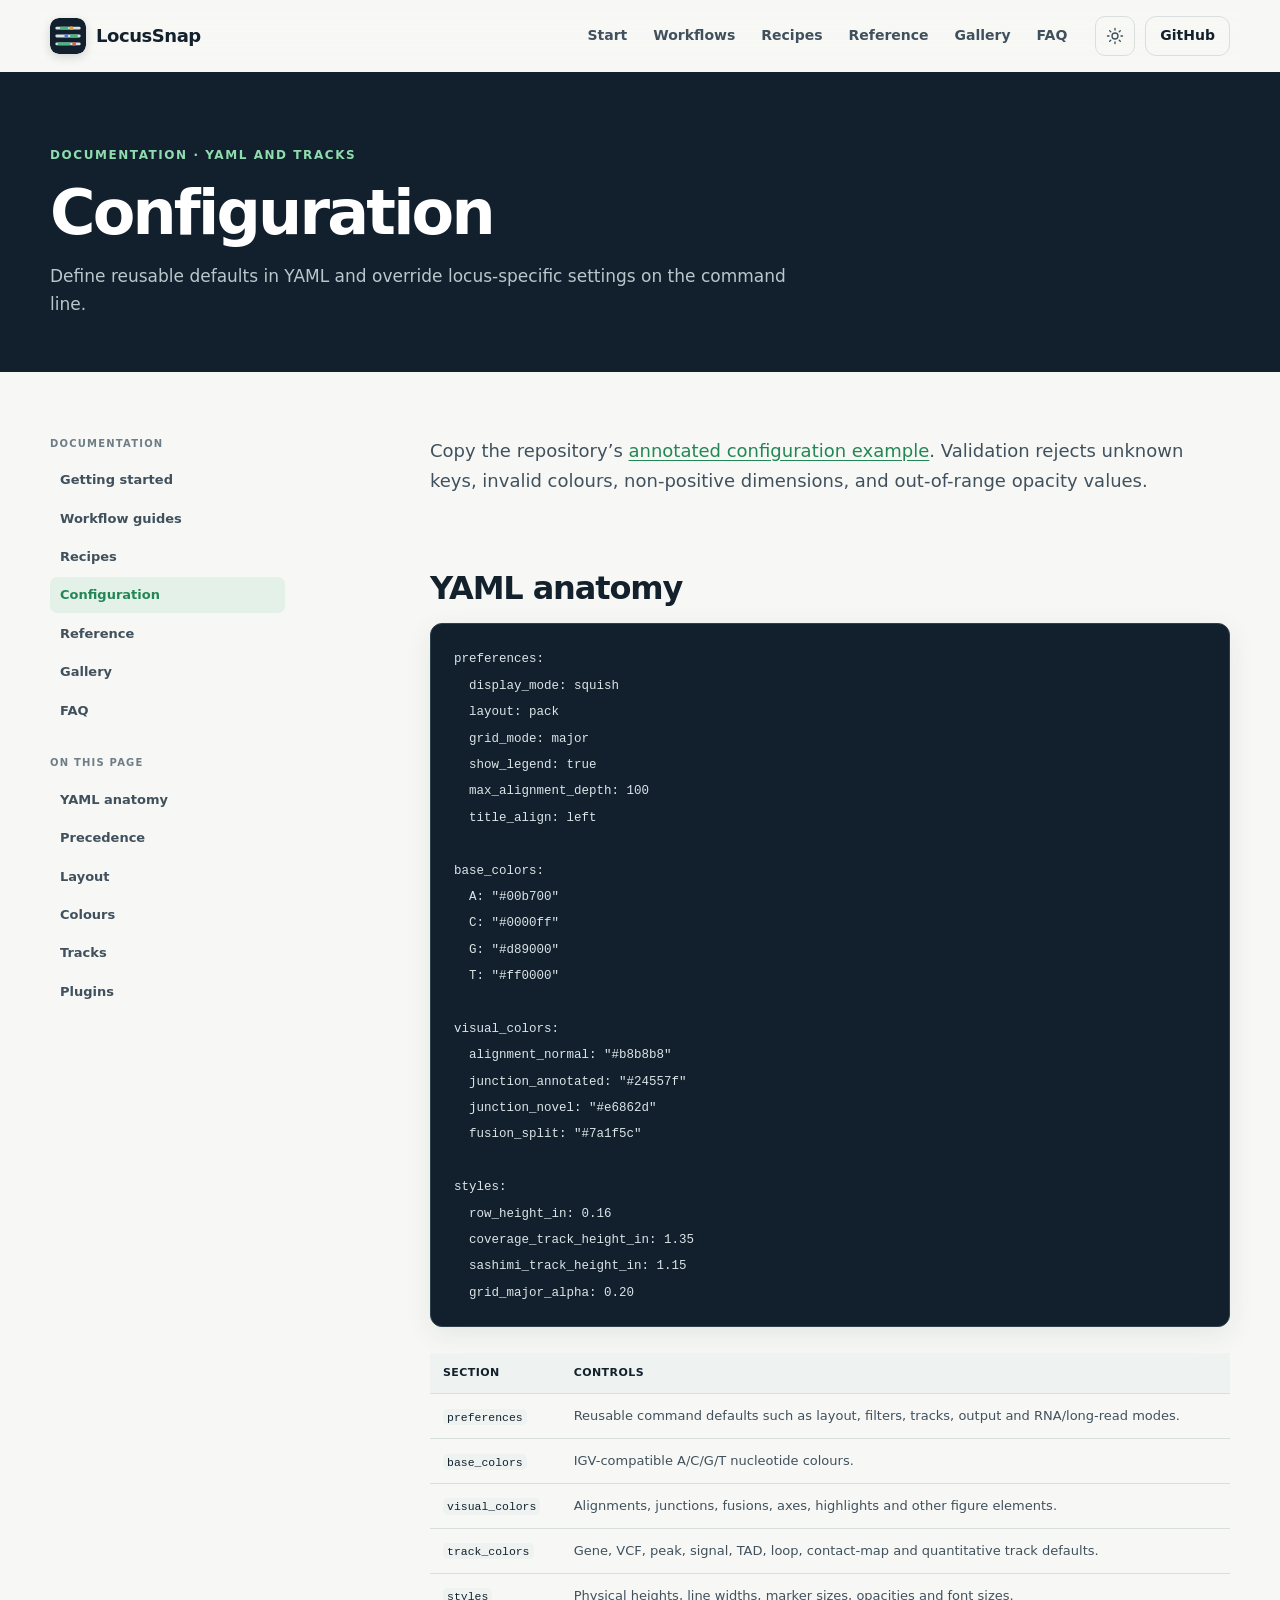
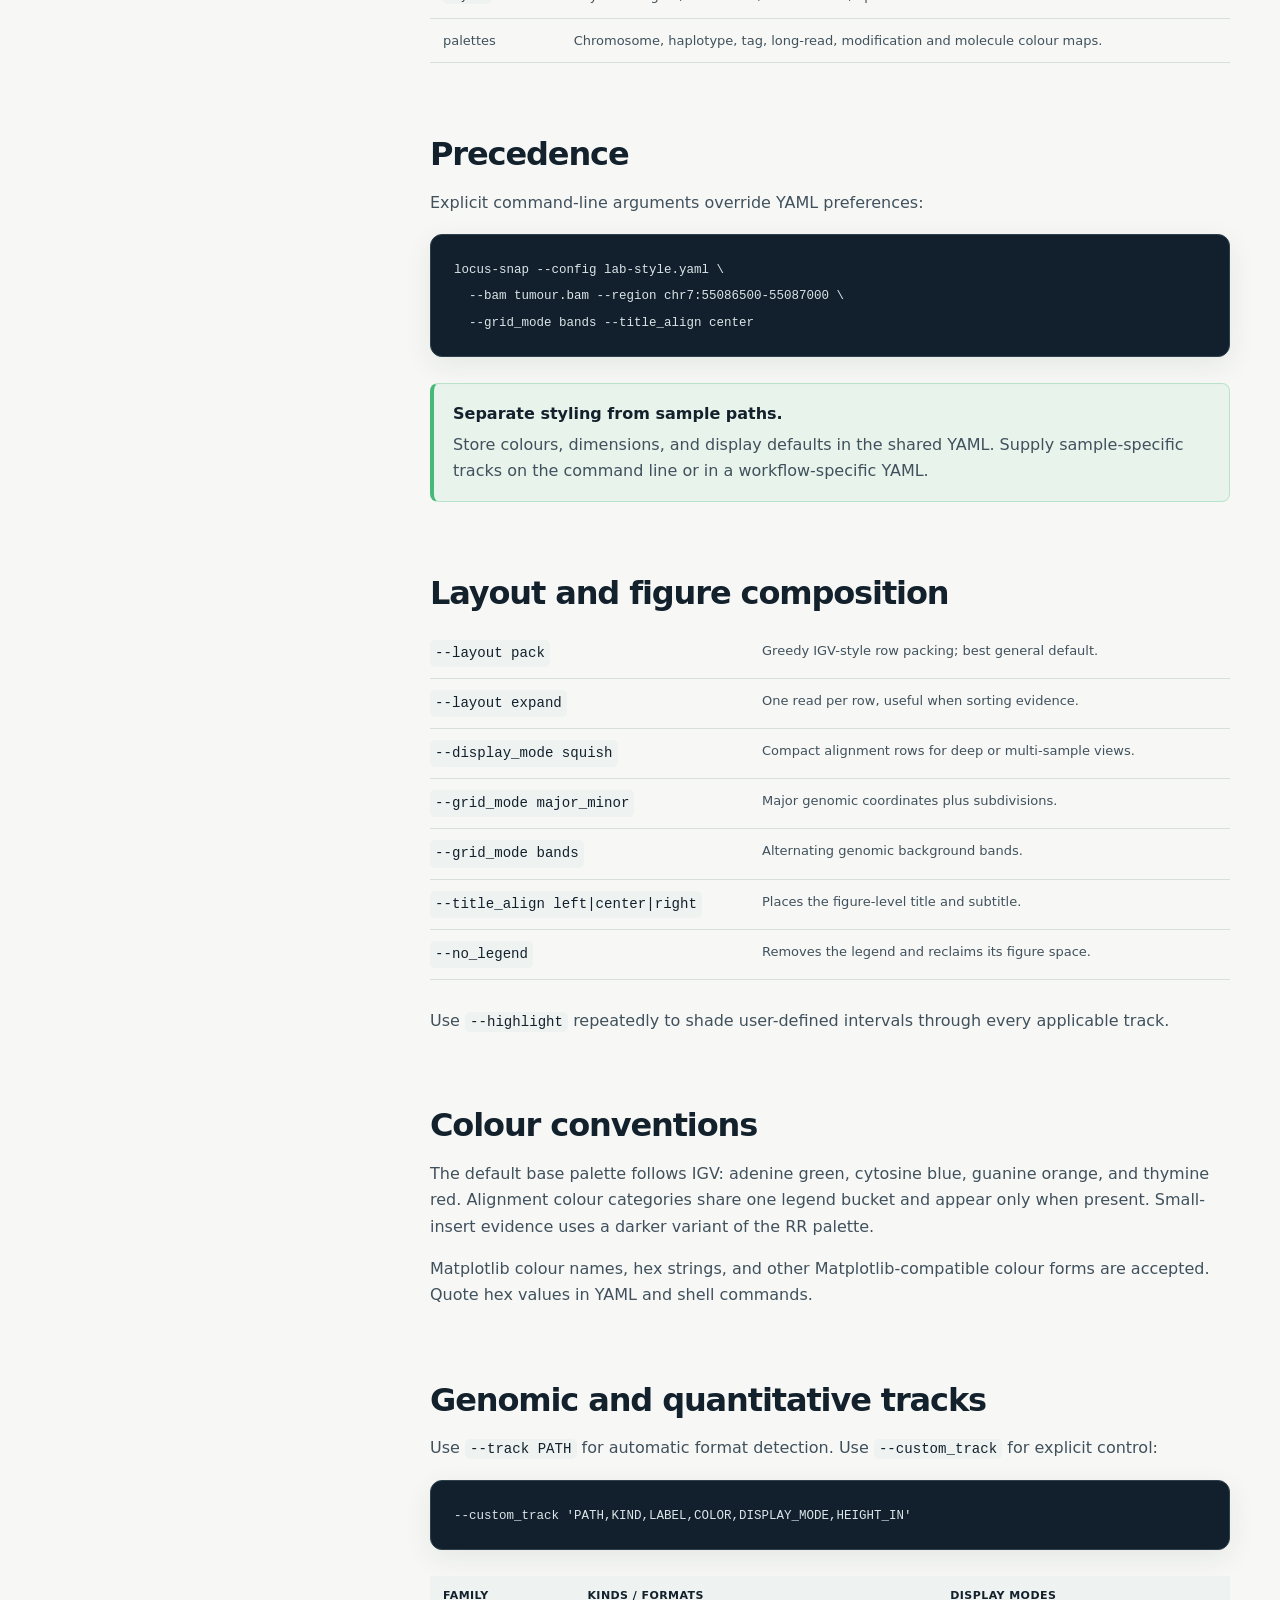
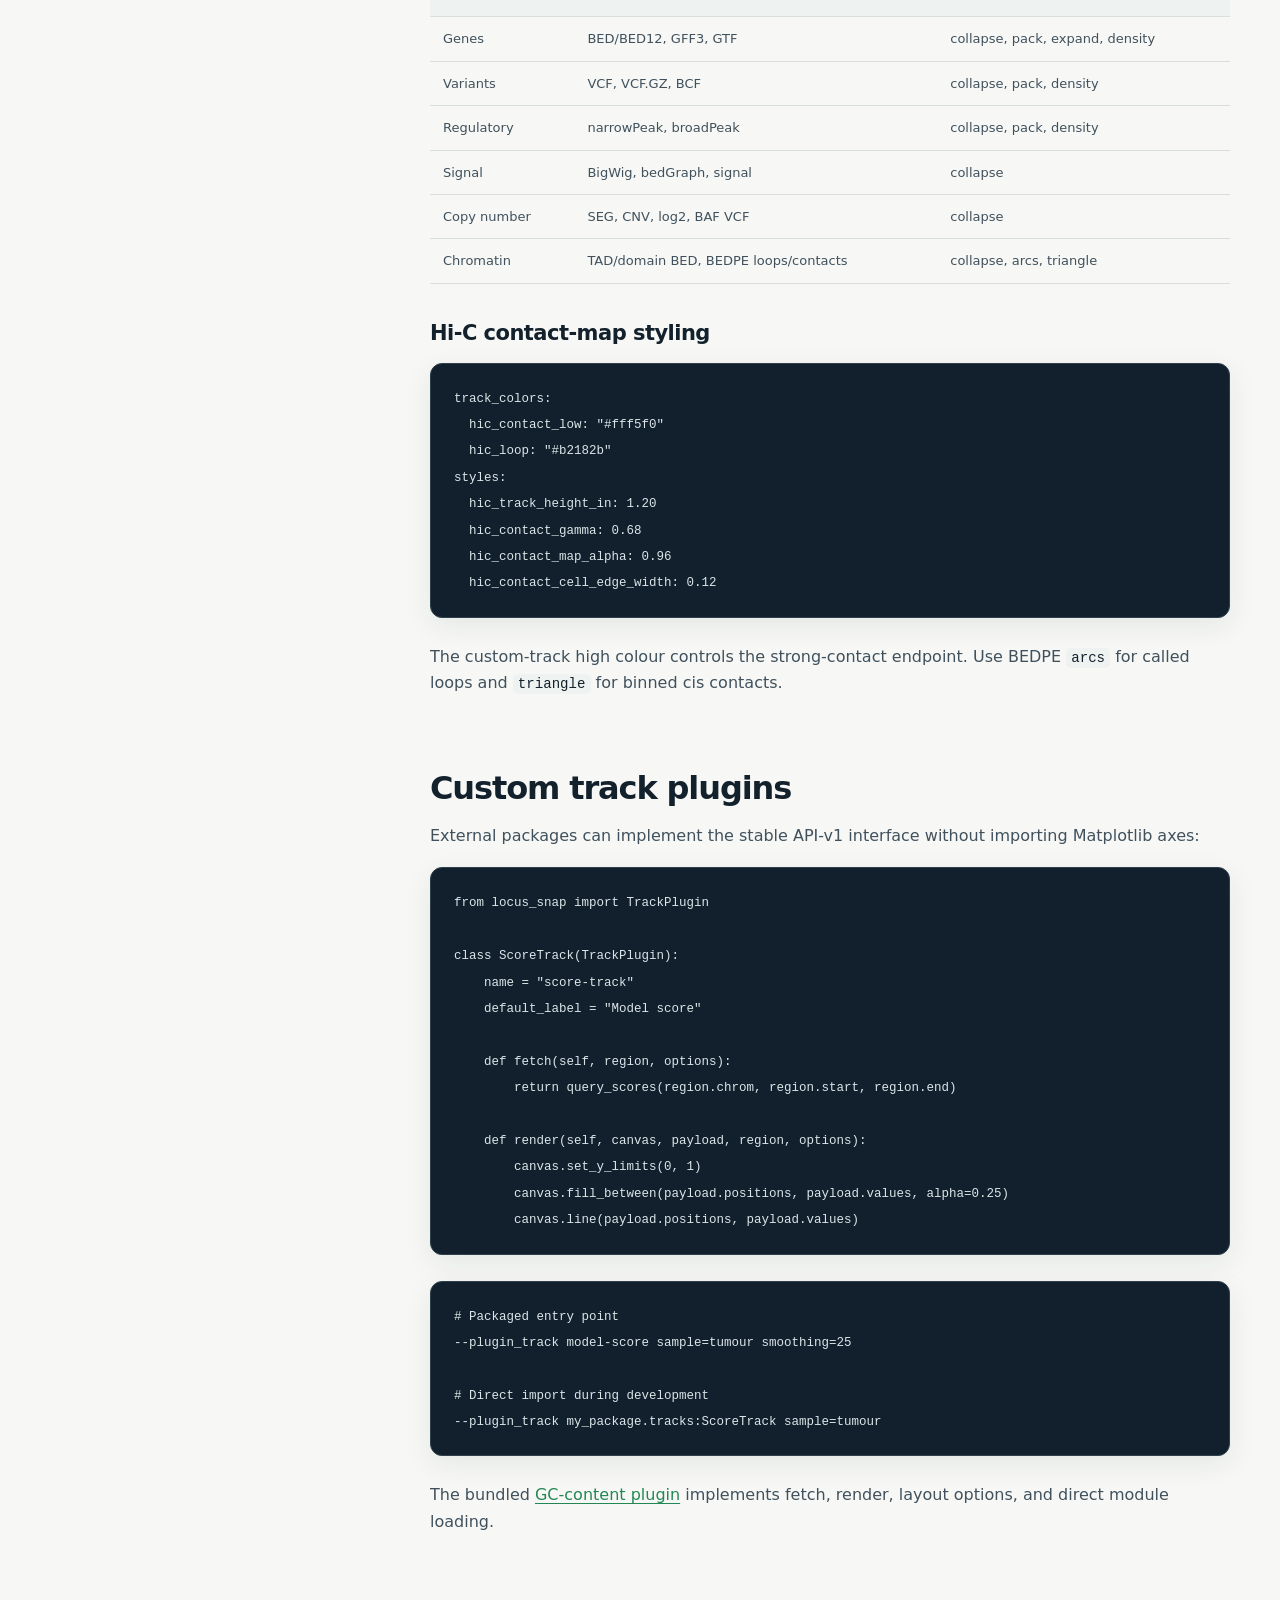
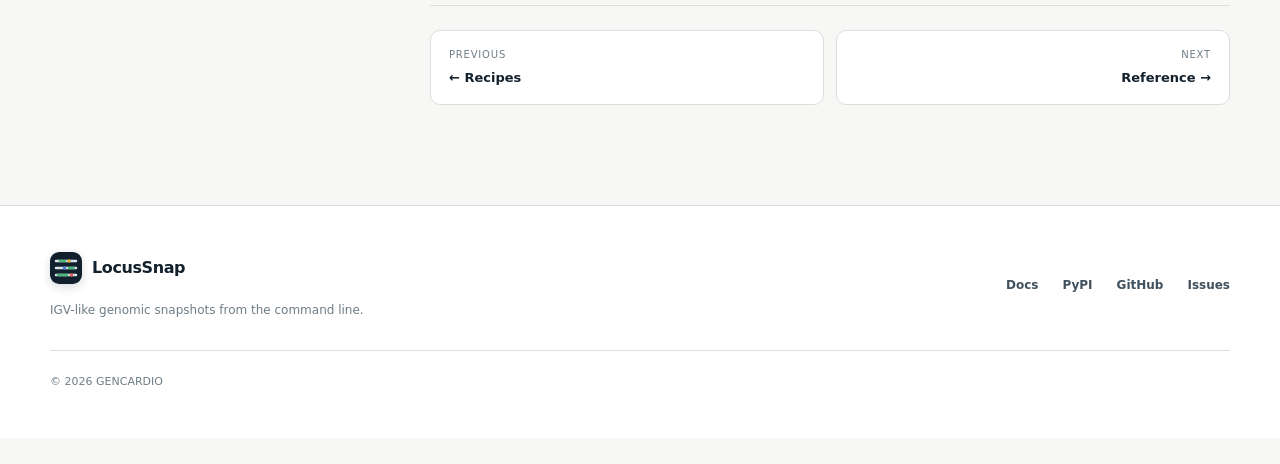
<file: docs/configuration.html>
<!doctype html>
<html lang="en" data-theme="light">
  <head><meta charset="utf-8"><meta name="viewport" content="width=device-width, initial-scale=1"><meta name="description" content="Configure LocusSnap layouts, colours, tracks, grids, highlights, and plugin tracks with YAML and command-line options."><meta name="theme-color" content="#12202d"><link rel="icon" href="assets/favicon.svg" type="image/svg+xml"><link rel="stylesheet" href="assets/site.css"><title>Configuration — LocusSnap documentation</title><script>document.documentElement.dataset.theme = localStorage.getItem("locus-theme") || "light";</script></head>
  <body class="docs-page">
    <a class="skip-link" href="#main">Skip to content</a>
    <header class="site-header" data-header><div class="nav-shell"><a class="brand" href="index.html"><img src="assets/favicon.svg" alt="" width="36" height="36"><span>LocusSnap</span></a><button class="menu-toggle icon-button" type="button" aria-label="Open navigation" aria-expanded="false" data-menu-toggle><svg aria-hidden="true" viewBox="0 0 24 24"><path d="M4 7h16M4 12h16M4 17h16"/></svg></button><nav class="site-nav" aria-label="Main navigation" data-menu><a href="getting-started.html">Start</a><a href="workflows.html">Workflows</a><a href="recipes.html">Recipes</a><a href="reference.html">Reference</a><a href="gallery.html">Gallery</a><a href="faq.html">FAQ</a></nav><div class="nav-actions"><button class="icon-button theme-toggle" type="button" aria-label="Use dark theme" data-theme-toggle><svg class="sun" aria-hidden="true" viewBox="0 0 24 24"><circle cx="12" cy="12" r="4"/><path d="M12 2v2M12 20v2M4.93 4.93l1.42 1.42M17.65 17.65l1.42 1.42M2 12h2M20 12h2M4.93 19.07l1.42-1.42M17.65 6.35l1.42-1.42"/></svg><svg class="moon" aria-hidden="true" viewBox="0 0 24 24"><path d="M20.5 14.2A8.5 8.5 0 0 1 9.8 3.5a8.5 8.5 0 1 0 10.7 10.7Z"/></svg></button><a class="button button-small button-ghost" href="https://github.com/GENCARDIO/LocusSnap">GitHub</a></div></div></header>
    <main id="main">
      <section class="docs-hero"><div class="page-shell"><p class="eyebrow">Documentation · YAML and tracks</p><h1>Configuration</h1><p>Define reusable defaults in YAML and override locus-specific settings on the command line.</p></div></section>
      <div class="docs-layout">
        <aside class="docs-sidebar"><p class="docs-sidebar-label">Documentation</p><nav><a href="getting-started.html">Getting started</a><a href="workflows.html">Workflow guides</a><a href="recipes.html">Recipes</a><a href="configuration.html" aria-current="page">Configuration</a><a href="reference.html">Reference</a><a href="gallery.html">Gallery</a><a href="faq.html">FAQ</a></nav><p class="docs-sidebar-label">On this page</p><nav><a href="#yaml">YAML anatomy</a><a href="#precedence">Precedence</a><a href="#layout">Layout</a><a href="#colours">Colours</a><a href="#tracks">Tracks</a><a href="#plugins">Plugins</a></nav></aside>
        <article class="docs-content">
          <p class="docs-lede">Copy the repository’s <a href="https://github.com/GENCARDIO/LocusSnap/blob/main/config.example.yaml">annotated configuration example</a>. Validation rejects unknown keys, invalid colours, non-positive dimensions, and out-of-range opacity values.</p>

          <h2 id="yaml">YAML anatomy</h2>
          <pre><code>preferences:
  display_mode: squish
  layout: pack
  grid_mode: major
  show_legend: true
  max_alignment_depth: 100
  title_align: left

base_colors:
  A: "#00b700"
  C: "#0000ff"
  G: "#d89000"
  T: "#ff0000"

visual_colors:
  alignment_normal: "#b8b8b8"
  junction_annotated: "#24557f"
  junction_novel: "#e6862d"
  fusion_split: "#7a1f5c"

styles:
  row_height_in: 0.16
  coverage_track_height_in: 1.35
  sashimi_track_height_in: 1.15
  grid_major_alpha: 0.20</code></pre>
          <table><thead><tr><th>Section</th><th>Controls</th></tr></thead><tbody><tr><td><code>preferences</code></td><td>Reusable command defaults such as layout, filters, tracks, output and RNA/long-read modes.</td></tr><tr><td><code>base_colors</code></td><td>IGV-compatible A/C/G/T nucleotide colours.</td></tr><tr><td><code>visual_colors</code></td><td>Alignments, junctions, fusions, axes, highlights and other figure elements.</td></tr><tr><td><code>track_colors</code></td><td>Gene, VCF, peak, signal, TAD, loop, contact-map and quantitative track defaults.</td></tr><tr><td><code>styles</code></td><td>Physical heights, line widths, marker sizes, opacities and font sizes.</td></tr><tr><td>palettes</td><td>Chromosome, haplotype, tag, long-read, modification and molecule colour maps.</td></tr></tbody></table>

          <h2 id="precedence">Precedence</h2>
          <p>Explicit command-line arguments override YAML preferences:</p>
          <pre><code>locus-snap --config lab-style.yaml \
  --bam tumour.bam --region chr7:55086500-55087000 \
  --grid_mode bands --title_align center</code></pre>
          <div class="callout"><strong>Separate styling from sample paths.</strong><p>Store colours, dimensions, and display defaults in the shared YAML. Supply sample-specific tracks on the command line or in a workflow-specific YAML.</p></div>

          <h2 id="layout">Layout and figure composition</h2>
          <div class="option-group">
            <div class="option-row"><code>--layout pack</code><span>Greedy IGV-style row packing; best general default.</span></div>
            <div class="option-row"><code>--layout expand</code><span>One read per row, useful when sorting evidence.</span></div>
            <div class="option-row"><code>--display_mode squish</code><span>Compact alignment rows for deep or multi-sample views.</span></div>
            <div class="option-row"><code>--grid_mode major_minor</code><span>Major genomic coordinates plus subdivisions.</span></div>
            <div class="option-row"><code>--grid_mode bands</code><span>Alternating genomic background bands.</span></div>
            <div class="option-row"><code>--title_align left|center|right</code><span>Places the figure-level title and subtitle.</span></div>
            <div class="option-row"><code>--no_legend</code><span>Removes the legend and reclaims its figure space.</span></div>
          </div>
          <p>Use <code>--highlight</code> repeatedly to shade user-defined intervals through every applicable track.</p>

          <h2 id="colours">Colour conventions</h2>
          <p>The default base palette follows IGV: adenine green, cytosine blue, guanine orange, and thymine red. Alignment colour categories share one legend bucket and appear only when present. Small-insert evidence uses a darker variant of the RR palette.</p>
          <p>Matplotlib colour names, hex strings, and other Matplotlib-compatible colour forms are accepted. Quote hex values in YAML and shell commands.</p>

          <h2 id="tracks">Genomic and quantitative tracks</h2>
          <p>Use <code>--track PATH</code> for automatic format detection. Use <code>--custom_track</code> for explicit control:</p>
          <pre><code>--custom_track 'PATH,KIND,LABEL,COLOR,DISPLAY_MODE,HEIGHT_IN'</code></pre>
          <table><thead><tr><th>Family</th><th>Kinds / formats</th><th>Display modes</th></tr></thead><tbody><tr><td>Genes</td><td>BED/BED12, GFF3, GTF</td><td>collapse, pack, expand, density</td></tr><tr><td>Variants</td><td>VCF, VCF.GZ, BCF</td><td>collapse, pack, density</td></tr><tr><td>Regulatory</td><td>narrowPeak, broadPeak</td><td>collapse, pack, density</td></tr><tr><td>Signal</td><td>BigWig, bedGraph, signal</td><td>collapse</td></tr><tr><td>Copy number</td><td>SEG, CNV, log2, BAF VCF</td><td>collapse</td></tr><tr><td>Chromatin</td><td>TAD/domain BED, BEDPE loops/contacts</td><td>collapse, arcs, triangle</td></tr></tbody></table>
          <h3>Hi-C contact-map styling</h3>
          <pre><code>track_colors:
  hic_contact_low: "#fff5f0"
  hic_loop: "#b2182b"
styles:
  hic_track_height_in: 1.20
  hic_contact_gamma: 0.68
  hic_contact_map_alpha: 0.96
  hic_contact_cell_edge_width: 0.12</code></pre>
          <p>The custom-track high colour controls the strong-contact endpoint. Use BEDPE <code>arcs</code> for called loops and <code>triangle</code> for binned cis contacts.</p>

          <h2 id="plugins">Custom track plugins</h2>
          <p>External packages can implement the stable API-v1 interface without importing Matplotlib axes:</p>
          <pre><code>from locus_snap import TrackPlugin

class ScoreTrack(TrackPlugin):
    name = "score-track"
    default_label = "Model score"

    def fetch(self, region, options):
        return query_scores(region.chrom, region.start, region.end)

    def render(self, canvas, payload, region, options):
        canvas.set_y_limits(0, 1)
        canvas.fill_between(payload.positions, payload.values, alpha=0.25)
        canvas.line(payload.positions, payload.values)</code></pre>
          <pre><code># Packaged entry point
--plugin_track model-score sample=tumour smoothing=25

# Direct import during development
--plugin_track my_package.tracks:ScoreTrack sample=tumour</code></pre>
          <p>The bundled <a href="https://github.com/GENCARDIO/LocusSnap/blob/main/examples/gc_content_plugin.py">GC-content plugin</a> implements fetch, render, layout options, and direct module loading.</p>

          <nav class="page-nav"><a href="recipes.html"><small>Previous</small><strong>← Recipes</strong></a><a href="reference.html"><small>Next</small><strong>Reference →</strong></a></nav>
        </article>
      </div>
    </main>
    <footer class="site-footer"><div class="page-shell footer-grid"><div><a class="brand footer-brand" href="index.html"><img src="assets/favicon.svg" alt="" width="32" height="32"><span>LocusSnap</span></a><p>IGV-like genomic snapshots from the command line.</p></div><nav><a href="getting-started.html">Docs</a><a href="https://pypi.org/project/locus-snap/">PyPI</a><a href="https://github.com/GENCARDIO/LocusSnap">GitHub</a><a href="https://github.com/GENCARDIO/LocusSnap/issues">Issues</a></nav><p class="copyright">© <span data-year>2026</span> GENCARDIO</p></div></footer><div class="toast" role="status" aria-live="polite" data-toast></div><script src="assets/site.js"></script>
  </body>
</html>
</file>
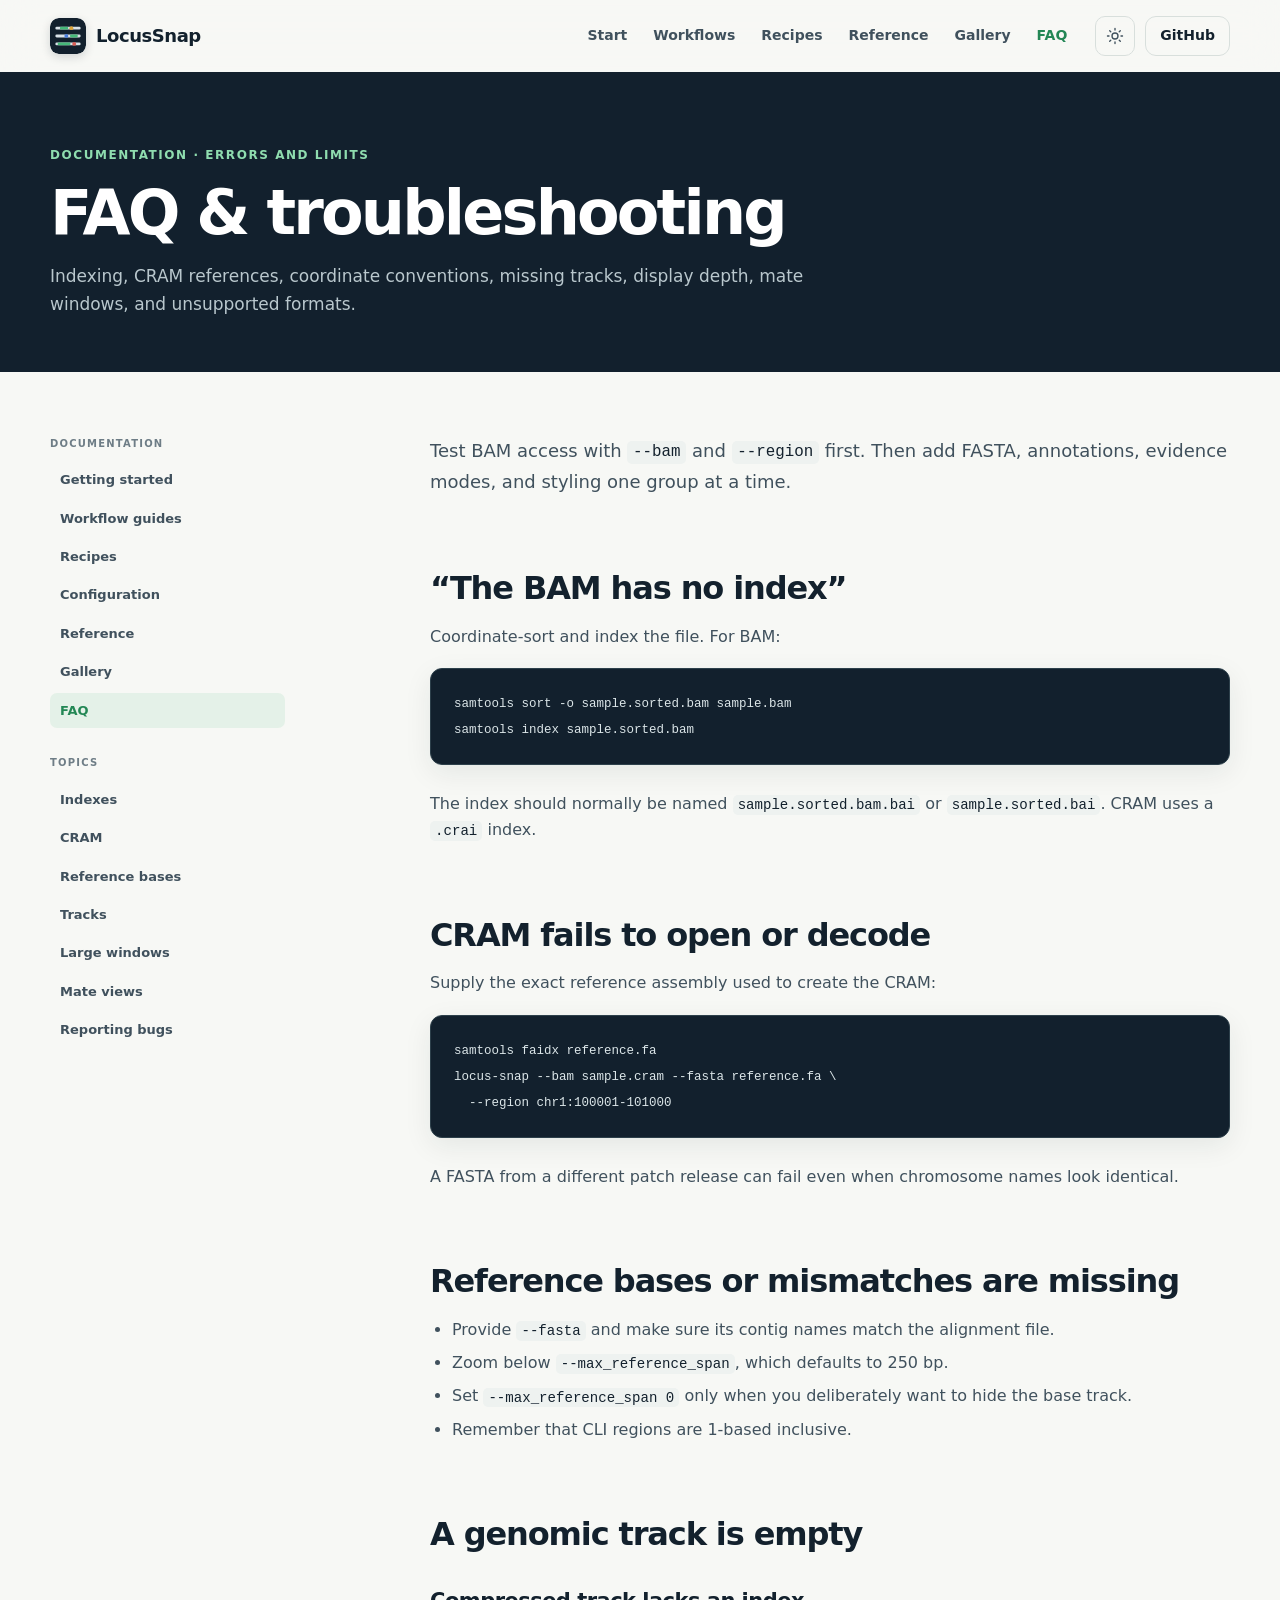
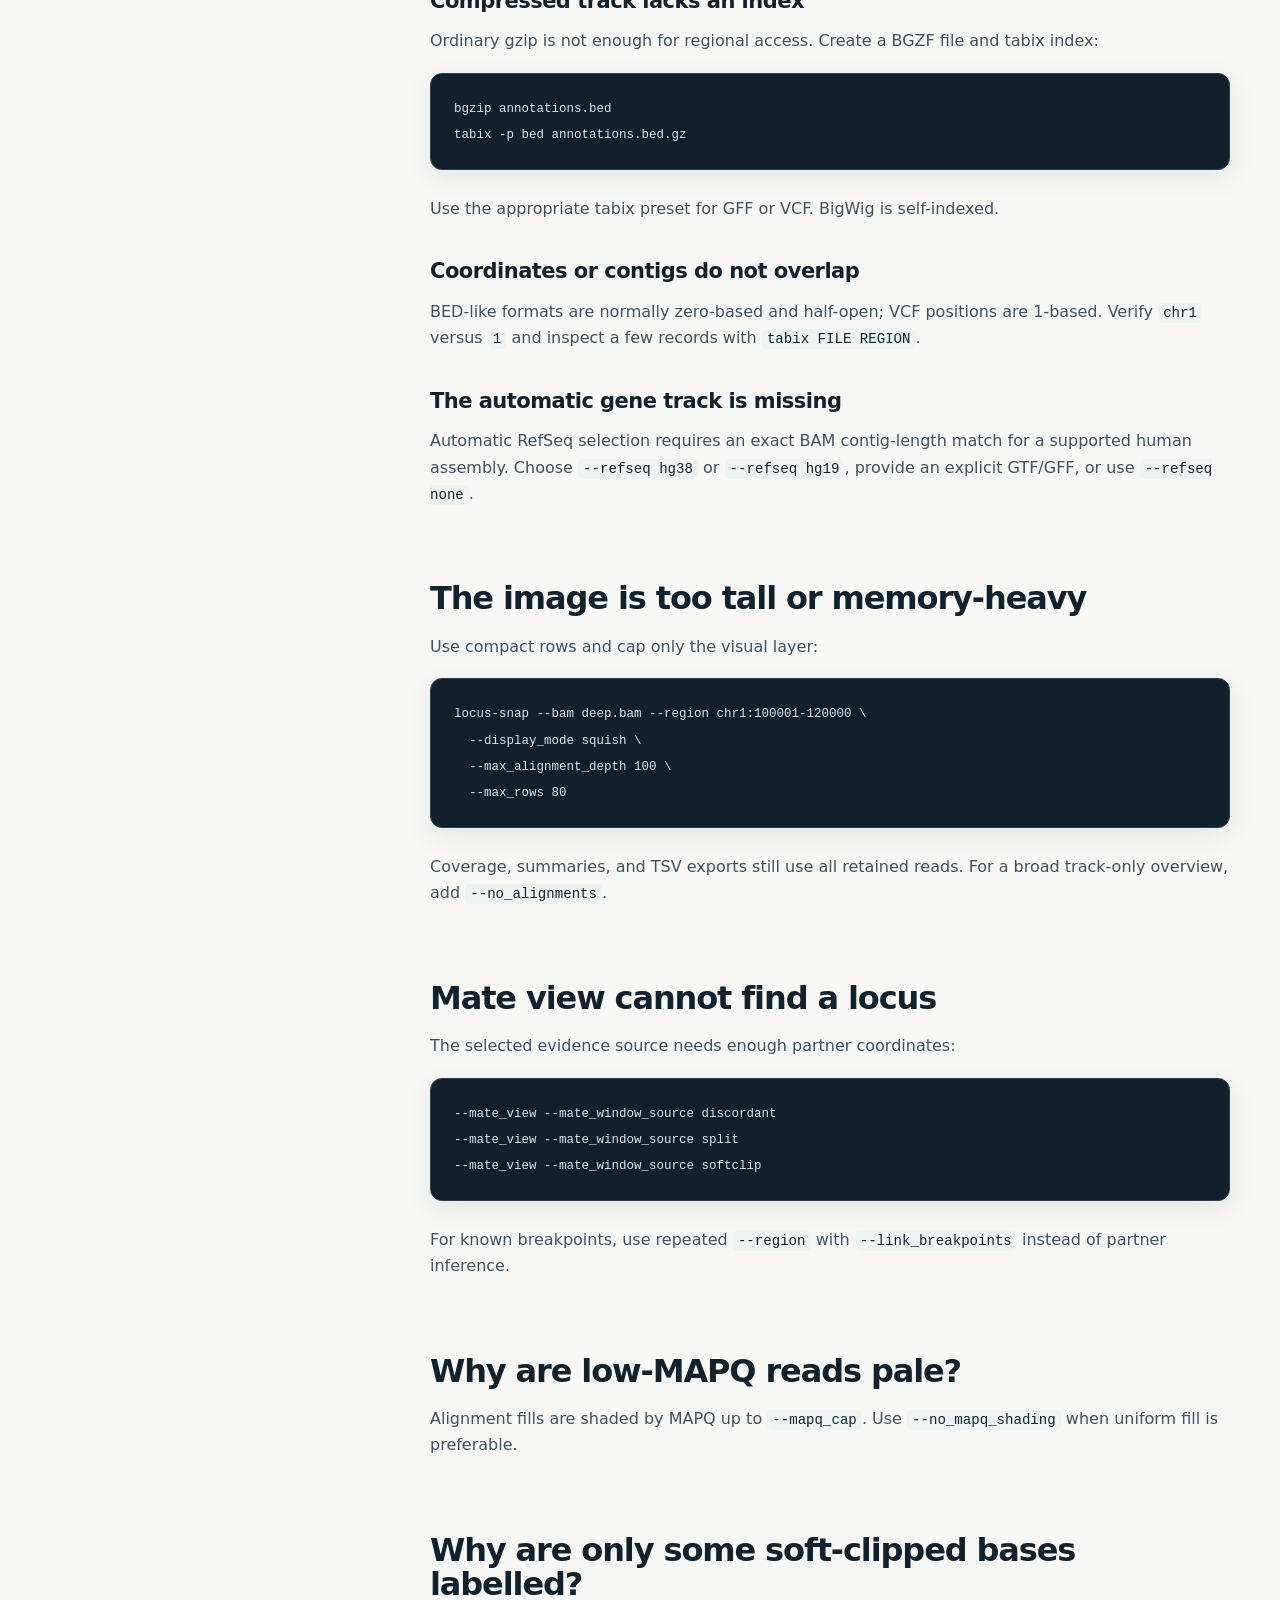
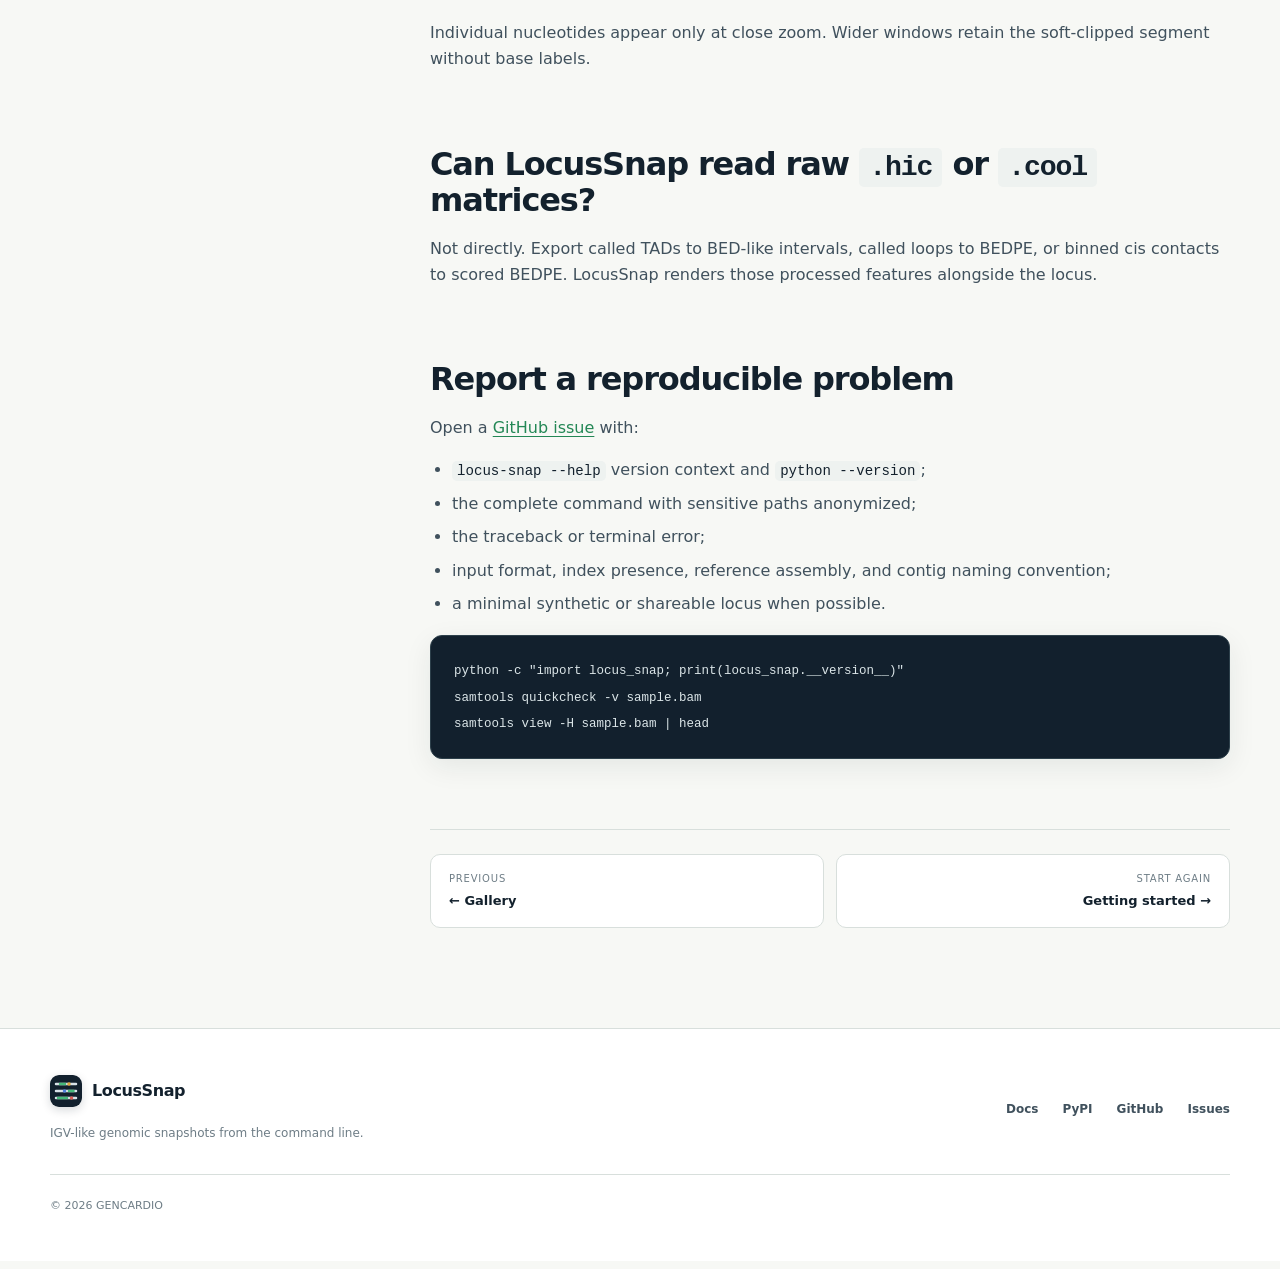
<file: docs/faq.html>
<!doctype html>
<html lang="en" data-theme="light">
  <head><meta charset="utf-8"><meta name="viewport" content="width=device-width, initial-scale=1"><meta name="description" content="LocusSnap frequently asked questions and troubleshooting for BAM, CRAM, FASTA, indexed tracks, large regions, and mate views."><meta name="theme-color" content="#12202d"><link rel="icon" href="assets/favicon.svg" type="image/svg+xml"><link rel="stylesheet" href="assets/site.css"><title>FAQ and troubleshooting — LocusSnap documentation</title><script>document.documentElement.dataset.theme = localStorage.getItem("locus-theme") || "light";</script></head>
  <body class="docs-page">
    <a class="skip-link" href="#main">Skip to content</a>
    <header class="site-header" data-header><div class="nav-shell"><a class="brand" href="index.html"><img src="assets/favicon.svg" alt="" width="36" height="36"><span>LocusSnap</span></a><button class="menu-toggle icon-button" type="button" aria-label="Open navigation" aria-expanded="false" data-menu-toggle><svg aria-hidden="true" viewBox="0 0 24 24"><path d="M4 7h16M4 12h16M4 17h16"/></svg></button><nav class="site-nav" aria-label="Main navigation" data-menu><a href="getting-started.html">Start</a><a href="workflows.html">Workflows</a><a href="recipes.html">Recipes</a><a href="reference.html">Reference</a><a href="gallery.html">Gallery</a><a href="faq.html" aria-current="page">FAQ</a></nav><div class="nav-actions"><button class="icon-button theme-toggle" type="button" aria-label="Use dark theme" data-theme-toggle><svg class="sun" aria-hidden="true" viewBox="0 0 24 24"><circle cx="12" cy="12" r="4"/><path d="M12 2v2M12 20v2M4.93 4.93l1.42 1.42M17.65 17.65l1.42 1.42M2 12h2M20 12h2M4.93 19.07l1.42-1.42M17.65 6.35l1.42-1.42"/></svg><svg class="moon" aria-hidden="true" viewBox="0 0 24 24"><path d="M20.5 14.2A8.5 8.5 0 0 1 9.8 3.5a8.5 8.5 0 1 0 10.7 10.7Z"/></svg></button><a class="button button-small button-ghost" href="https://github.com/GENCARDIO/LocusSnap">GitHub</a></div></div></header>
    <main id="main">
      <section class="docs-hero"><div class="page-shell"><p class="eyebrow">Documentation · Errors and limits</p><h1>FAQ &amp; troubleshooting</h1><p>Indexing, CRAM references, coordinate conventions, missing tracks, display depth, mate windows, and unsupported formats.</p></div></section>
      <div class="docs-layout">
        <aside class="docs-sidebar"><p class="docs-sidebar-label">Documentation</p><nav><a href="getting-started.html">Getting started</a><a href="workflows.html">Workflow guides</a><a href="recipes.html">Recipes</a><a href="configuration.html">Configuration</a><a href="reference.html">Reference</a><a href="gallery.html">Gallery</a><a href="faq.html" aria-current="page">FAQ</a></nav><p class="docs-sidebar-label">Topics</p><nav><a href="#index">Indexes</a><a href="#cram">CRAM</a><a href="#reference">Reference bases</a><a href="#tracks">Tracks</a><a href="#performance">Large windows</a><a href="#mates">Mate views</a><a href="#report">Reporting bugs</a></nav></aside>
        <article class="docs-content">
          <p class="docs-lede">Test BAM access with <code>--bam</code> and <code>--region</code> first. Then add FASTA, annotations, evidence modes, and styling one group at a time.</p>

          <h2 id="index">“The BAM has no index”</h2>
          <p>Coordinate-sort and index the file. For BAM:</p><pre><code>samtools sort -o sample.sorted.bam sample.bam
samtools index sample.sorted.bam</code></pre>
          <p>The index should normally be named <code>sample.sorted.bam.bai</code> or <code>sample.sorted.bai</code>. CRAM uses a <code>.crai</code> index.</p>

          <h2 id="cram">CRAM fails to open or decode</h2>
          <p>Supply the exact reference assembly used to create the CRAM:</p><pre><code>samtools faidx reference.fa
locus-snap --bam sample.cram --fasta reference.fa \
  --region chr1:100001-101000</code></pre>
          <p>A FASTA from a different patch release can fail even when chromosome names look identical.</p>

          <h2 id="reference">Reference bases or mismatches are missing</h2>
          <ul><li>Provide <code>--fasta</code> and make sure its contig names match the alignment file.</li><li>Zoom below <code>--max_reference_span</code>, which defaults to 250 bp.</li><li>Set <code>--max_reference_span 0</code> only when you deliberately want to hide the base track.</li><li>Remember that CLI regions are 1-based inclusive.</li></ul>

          <h2 id="tracks">A genomic track is empty</h2>
          <h3>Compressed track lacks an index</h3>
          <p>Ordinary gzip is not enough for regional access. Create a BGZF file and tabix index:</p><pre><code>bgzip annotations.bed
tabix -p bed annotations.bed.gz</code></pre>
          <p>Use the appropriate tabix preset for GFF or VCF. BigWig is self-indexed.</p>
          <h3>Coordinates or contigs do not overlap</h3>
          <p>BED-like formats are normally zero-based and half-open; VCF positions are 1-based. Verify <code>chr1</code> versus <code>1</code> and inspect a few records with <code>tabix FILE REGION</code>.</p>
          <h3>The automatic gene track is missing</h3>
          <p>Automatic RefSeq selection requires an exact BAM contig-length match for a supported human assembly. Choose <code>--refseq hg38</code> or <code>--refseq hg19</code>, provide an explicit GTF/GFF, or use <code>--refseq none</code>.</p>

          <h2 id="performance">The image is too tall or memory-heavy</h2>
          <p>Use compact rows and cap only the visual layer:</p><pre><code>locus-snap --bam deep.bam --region chr1:100001-120000 \
  --display_mode squish \
  --max_alignment_depth 100 \
  --max_rows 80</code></pre>
          <p>Coverage, summaries, and TSV exports still use all retained reads. For a broad track-only overview, add <code>--no_alignments</code>.</p>

          <h2 id="mates">Mate view cannot find a locus</h2>
          <p>The selected evidence source needs enough partner coordinates:</p><pre><code>--mate_view --mate_window_source discordant
--mate_view --mate_window_source split
--mate_view --mate_window_source softclip</code></pre>
          <p>For known breakpoints, use repeated <code>--region</code> with <code>--link_breakpoints</code> instead of partner inference.</p>

          <h2>Why are low-MAPQ reads pale?</h2>
          <p>Alignment fills are shaded by MAPQ up to <code>--mapq_cap</code>. Use <code>--no_mapq_shading</code> when uniform fill is preferable.</p>

          <h2>Why are only some soft-clipped bases labelled?</h2>
          <p>Individual nucleotides appear only at close zoom. Wider windows retain the soft-clipped segment without base labels.</p>

          <h2>Can LocusSnap read raw <code>.hic</code> or <code>.cool</code> matrices?</h2>
          <p>Not directly. Export called TADs to BED-like intervals, called loops to BEDPE, or binned cis contacts to scored BEDPE. LocusSnap renders those processed features alongside the locus.</p>

          <h2 id="report">Report a reproducible problem</h2>
          <p>Open a <a href="https://github.com/GENCARDIO/LocusSnap/issues">GitHub issue</a> with:</p><ul><li><code>locus-snap --help</code> version context and <code>python --version</code>;</li><li>the complete command with sensitive paths anonymized;</li><li>the traceback or terminal error;</li><li>input format, index presence, reference assembly, and contig naming convention;</li><li>a minimal synthetic or shareable locus when possible.</li></ul>
          <pre><code>python -c "import locus_snap; print(locus_snap.__version__)"
samtools quickcheck -v sample.bam
samtools view -H sample.bam | head</code></pre>
          <nav class="page-nav"><a href="gallery.html"><small>Previous</small><strong>← Gallery</strong></a><a href="getting-started.html"><small>Start again</small><strong>Getting started →</strong></a></nav>
        </article>
      </div>
    </main>
    <footer class="site-footer"><div class="page-shell footer-grid"><div><a class="brand footer-brand" href="index.html"><img src="assets/favicon.svg" alt="" width="32" height="32"><span>LocusSnap</span></a><p>IGV-like genomic snapshots from the command line.</p></div><nav><a href="getting-started.html">Docs</a><a href="https://pypi.org/project/locus-snap/">PyPI</a><a href="https://github.com/GENCARDIO/LocusSnap">GitHub</a><a href="https://github.com/GENCARDIO/LocusSnap/issues">Issues</a></nav><p class="copyright">© <span data-year>2026</span> GENCARDIO</p></div></footer><div class="toast" role="status" aria-live="polite" data-toast></div><script src="assets/site.js"></script>
  </body>
</html>
</file>
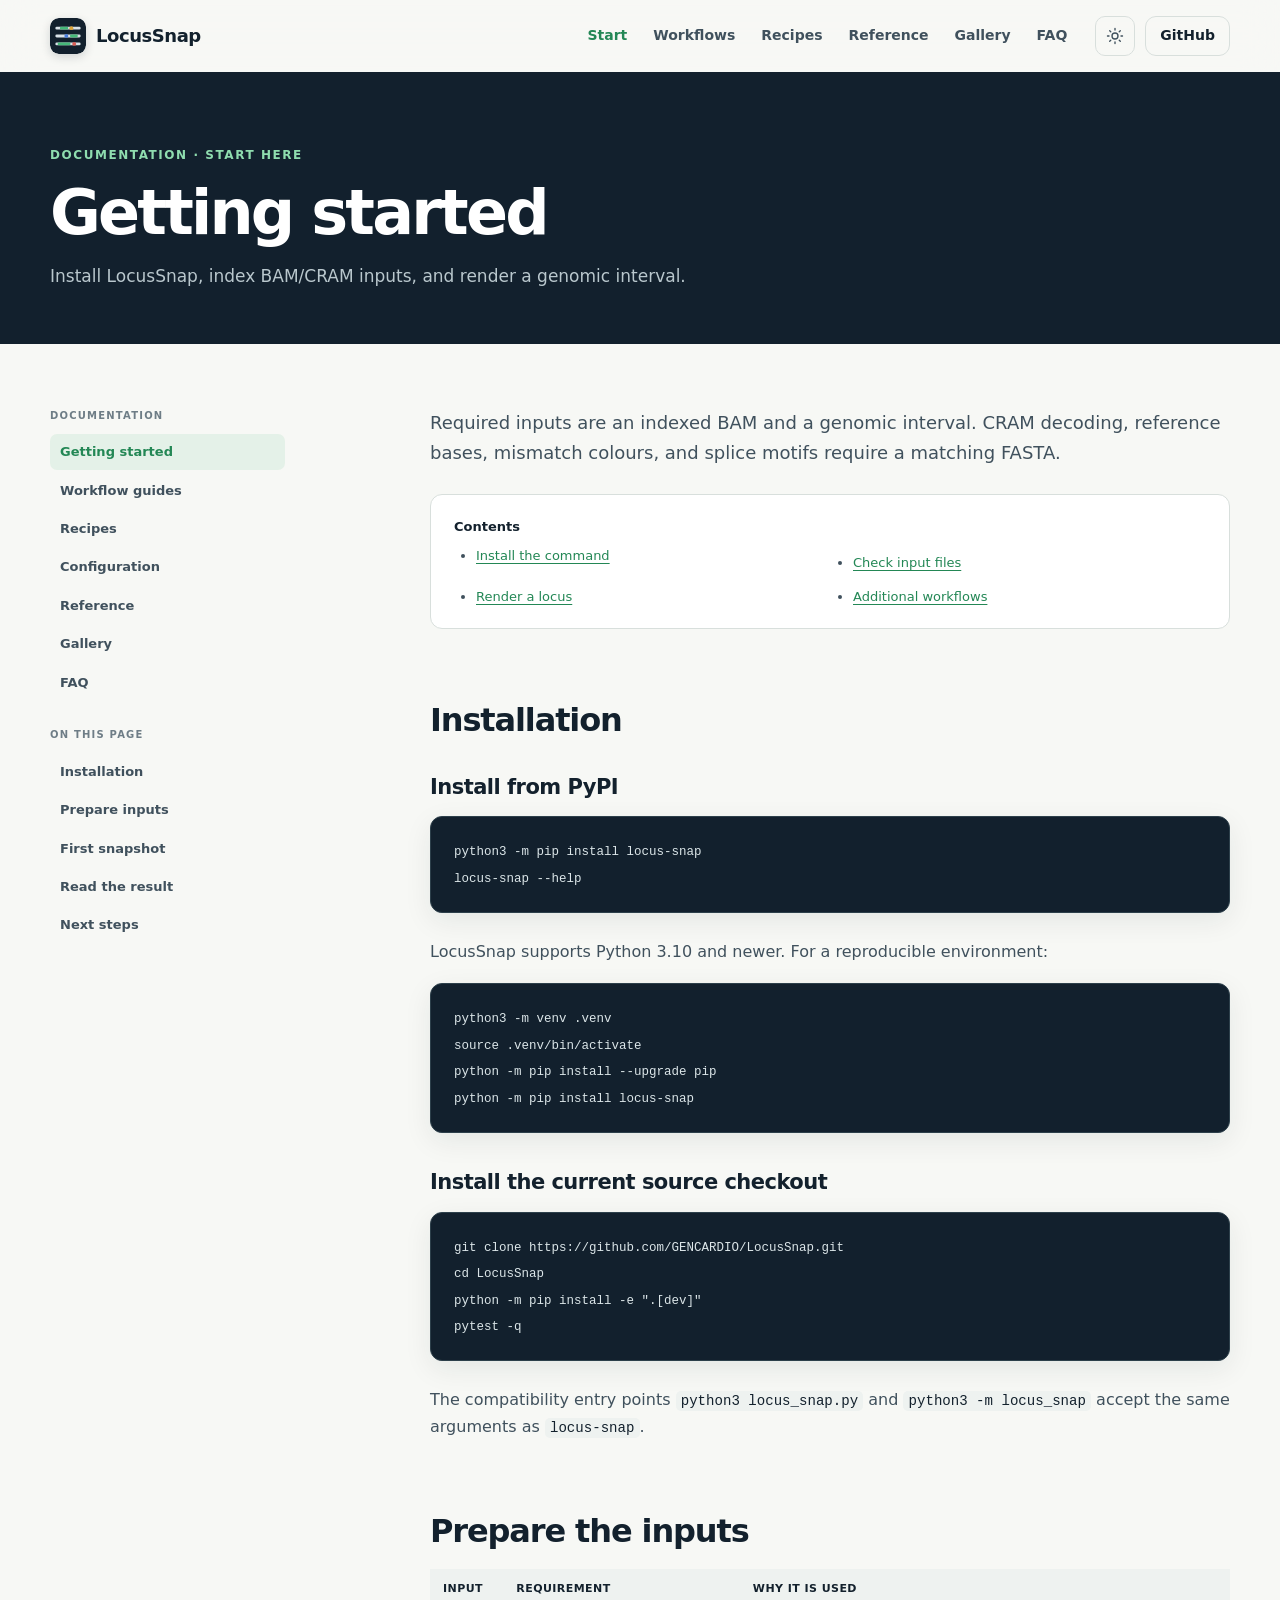
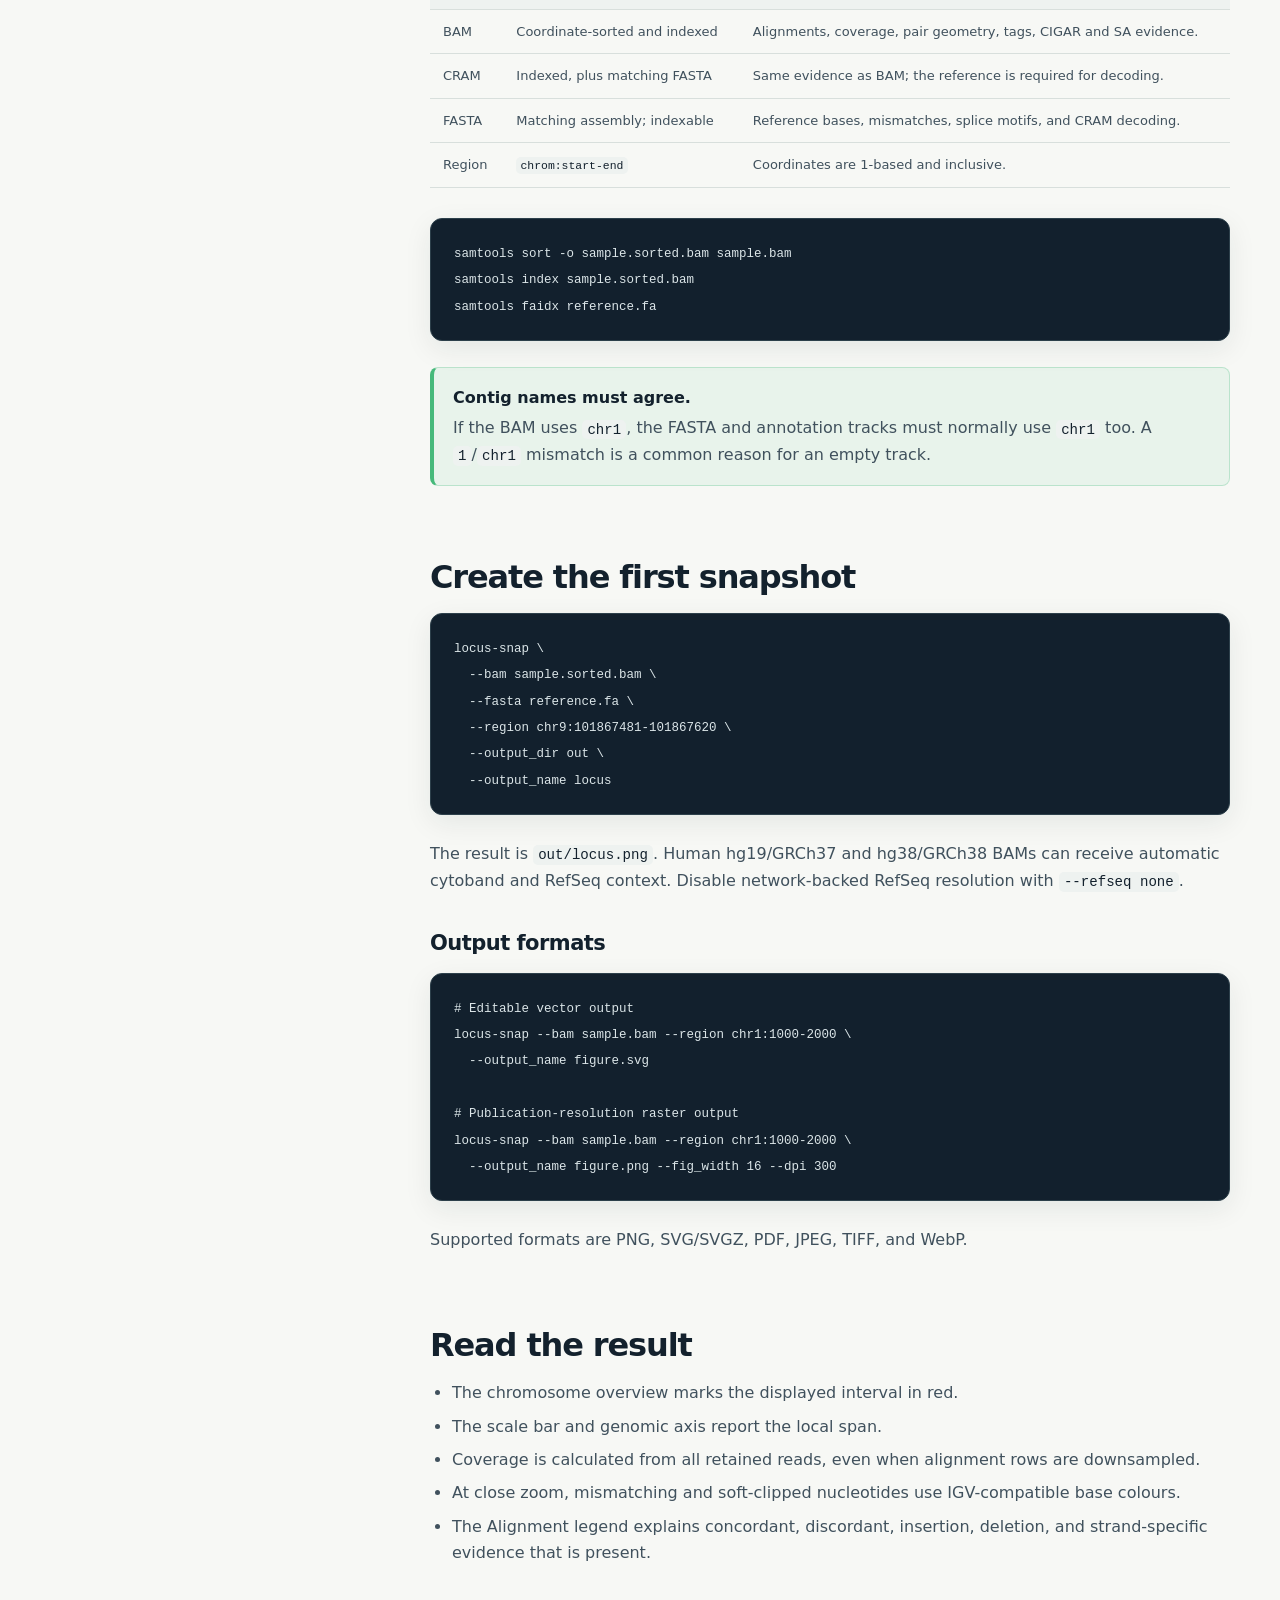
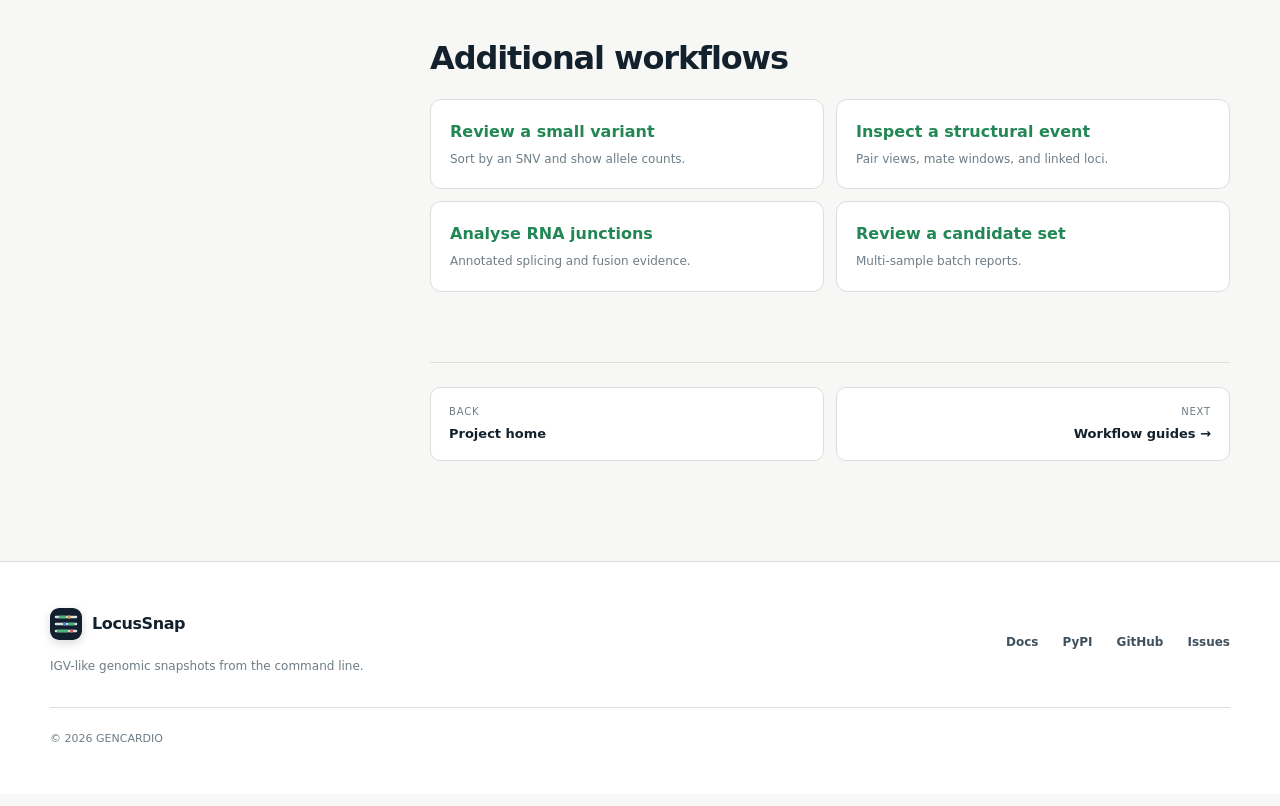
<file: docs/getting-started.html>
<!doctype html>
<html lang="en" data-theme="light">
  <head>
    <meta charset="utf-8">
    <meta name="viewport" content="width=device-width, initial-scale=1">
    <meta name="description" content="Install LocusSnap and create an IGV-like genomic snapshot from an indexed BAM or CRAM file.">
    <meta name="theme-color" content="#12202d">
    <link rel="icon" href="assets/favicon.svg" type="image/svg+xml">
    <link rel="stylesheet" href="assets/site.css">
    <title>Getting started — LocusSnap documentation</title>
    <script>document.documentElement.dataset.theme = localStorage.getItem("locus-theme") || "light";</script>
  </head>
  <body class="docs-page">
    <a class="skip-link" href="#main">Skip to content</a>
    <header class="site-header" data-header>
      <div class="nav-shell">
        <a class="brand" href="index.html"><img src="assets/favicon.svg" alt="" width="36" height="36"><span>LocusSnap</span></a>
        <button class="menu-toggle icon-button" type="button" aria-label="Open navigation" aria-expanded="false" data-menu-toggle><svg aria-hidden="true" viewBox="0 0 24 24"><path d="M4 7h16M4 12h16M4 17h16"/></svg></button>
        <nav class="site-nav" aria-label="Main navigation" data-menu>
          <a href="getting-started.html" aria-current="page">Start</a><a href="workflows.html">Workflows</a><a href="recipes.html">Recipes</a><a href="reference.html">Reference</a><a href="gallery.html">Gallery</a><a href="faq.html">FAQ</a>
        </nav>
        <div class="nav-actions"><button class="icon-button theme-toggle" type="button" aria-label="Use dark theme" data-theme-toggle><svg class="sun" aria-hidden="true" viewBox="0 0 24 24"><circle cx="12" cy="12" r="4"/><path d="M12 2v2M12 20v2M4.93 4.93l1.42 1.42M17.65 17.65l1.42 1.42M2 12h2M20 12h2M4.93 19.07l1.42-1.42M17.65 6.35l1.42-1.42"/></svg><svg class="moon" aria-hidden="true" viewBox="0 0 24 24"><path d="M20.5 14.2A8.5 8.5 0 0 1 9.8 3.5a8.5 8.5 0 1 0 10.7 10.7Z"/></svg></button><a class="button button-small button-ghost" href="https://github.com/GENCARDIO/LocusSnap">GitHub</a></div>
      </div>
    </header>

    <main id="main">
      <section class="docs-hero"><div class="page-shell"><p class="eyebrow">Documentation · Start here</p><h1>Getting started</h1><p>Install LocusSnap, index BAM/CRAM inputs, and render a genomic interval.</p></div></section>
      <div class="docs-layout">
        <aside class="docs-sidebar" aria-label="Documentation sections">
          <p class="docs-sidebar-label">Documentation</p>
          <nav><a href="getting-started.html" aria-current="page">Getting started</a><a href="workflows.html">Workflow guides</a><a href="recipes.html">Recipes</a><a href="configuration.html">Configuration</a><a href="reference.html">Reference</a><a href="gallery.html">Gallery</a><a href="faq.html">FAQ</a></nav>
          <p class="docs-sidebar-label">On this page</p>
          <nav><a href="#install">Installation</a><a href="#inputs">Prepare inputs</a><a href="#first-plot">First snapshot</a><a href="#interpret">Read the result</a><a href="#next">Next steps</a></nav>
        </aside>

        <article class="docs-content">
          <p class="docs-lede">Required inputs are an indexed BAM and a genomic interval. CRAM decoding, reference bases, mismatch colours, and splice motifs require a matching FASTA.</p>
          <div class="docs-toc"><strong>Contents</strong><ul><li><a href="#install">Install the command</a></li><li><a href="#inputs">Check input files</a></li><li><a href="#first-plot">Render a locus</a></li><li><a href="#next">Additional workflows</a></li></ul></div>

          <h2 id="install">Installation</h2>
          <h3>Install from PyPI</h3>
          <pre><code>python3 -m pip install locus-snap
locus-snap --help</code></pre>
          <p>LocusSnap supports Python 3.10 and newer. For a reproducible environment:</p>
          <pre><code>python3 -m venv .venv
source .venv/bin/activate
python -m pip install --upgrade pip
python -m pip install locus-snap</code></pre>

          <h3>Install the current source checkout</h3>
          <pre><code>git clone https://github.com/GENCARDIO/LocusSnap.git
cd LocusSnap
python -m pip install -e ".[dev]"
pytest -q</code></pre>
          <p>The compatibility entry points <code>python3 locus_snap.py</code> and <code>python3 -m locus_snap</code> accept the same arguments as <code>locus-snap</code>.</p>

          <h2 id="inputs">Prepare the inputs</h2>
          <table>
            <thead><tr><th>Input</th><th>Requirement</th><th>Why it is used</th></tr></thead>
            <tbody>
              <tr><td>BAM</td><td>Coordinate-sorted and indexed</td><td>Alignments, coverage, pair geometry, tags, CIGAR and SA evidence.</td></tr>
              <tr><td>CRAM</td><td>Indexed, plus matching FASTA</td><td>Same evidence as BAM; the reference is required for decoding.</td></tr>
              <tr><td>FASTA</td><td>Matching assembly; indexable</td><td>Reference bases, mismatches, splice motifs, and CRAM decoding.</td></tr>
              <tr><td>Region</td><td><code>chrom:start-end</code></td><td>Coordinates are 1-based and inclusive.</td></tr>
            </tbody>
          </table>
          <pre><code>samtools sort -o sample.sorted.bam sample.bam
samtools index sample.sorted.bam
samtools faidx reference.fa</code></pre>
          <div class="callout"><strong>Contig names must agree.</strong><p>If the BAM uses <code>chr1</code>, the FASTA and annotation tracks must normally use <code>chr1</code> too. A <code>1</code>/<code>chr1</code> mismatch is a common reason for an empty track.</p></div>

          <h2 id="first-plot">Create the first snapshot</h2>
          <pre><code>locus-snap \
  --bam sample.sorted.bam \
  --fasta reference.fa \
  --region chr9:101867481-101867620 \
  --output_dir out \
  --output_name locus</code></pre>
          <p>The result is <code>out/locus.png</code>. Human hg19/GRCh37 and hg38/GRCh38 BAMs can receive automatic cytoband and RefSeq context. Disable network-backed RefSeq resolution with <code>--refseq none</code>.</p>

          <h3>Output formats</h3>
          <pre><code># Editable vector output
locus-snap --bam sample.bam --region chr1:1000-2000 \
  --output_name figure.svg

# Publication-resolution raster output
locus-snap --bam sample.bam --region chr1:1000-2000 \
  --output_name figure.png --fig_width 16 --dpi 300</code></pre>
          <p>Supported formats are PNG, SVG/SVGZ, PDF, JPEG, TIFF, and WebP.</p>

          <h2 id="interpret">Read the result</h2>
          <ul>
            <li>The chromosome overview marks the displayed interval in red.</li>
            <li>The scale bar and genomic axis report the local span.</li>
            <li>Coverage is calculated from all retained reads, even when alignment rows are downsampled.</li>
            <li>At close zoom, mismatching and soft-clipped nucleotides use IGV-compatible base colours.</li>
            <li>The Alignment legend explains concordant, discordant, insertion, deletion, and strand-specific evidence that is present.</li>
          </ul>

          <h2 id="next">Additional workflows</h2>
          <div class="task-grid">
            <a class="task-card" href="workflows.html#small-variants"><strong>Review a small variant</strong><span>Sort by an SNV and show allele counts.</span></a>
            <a class="task-card" href="workflows.html#structural-variants"><strong>Inspect a structural event</strong><span>Pair views, mate windows, and linked loci.</span></a>
            <a class="task-card" href="workflows.html#rna"><strong>Analyse RNA junctions</strong><span>Annotated splicing and fusion evidence.</span></a>
            <a class="task-card" href="workflows.html#batch"><strong>Review a candidate set</strong><span>Multi-sample batch reports.</span></a>
          </div>

          <nav class="page-nav" aria-label="Adjacent documentation"><a href="index.html"><small>Back</small><strong>Project home</strong></a><a href="workflows.html"><small>Next</small><strong>Workflow guides →</strong></a></nav>
        </article>
      </div>
    </main>
    <footer class="site-footer"><div class="page-shell footer-grid"><div><a class="brand footer-brand" href="index.html"><img src="assets/favicon.svg" alt="" width="32" height="32"><span>LocusSnap</span></a><p>IGV-like genomic snapshots from the command line.</p></div><nav><a href="getting-started.html">Docs</a><a href="https://pypi.org/project/locus-snap/">PyPI</a><a href="https://github.com/GENCARDIO/LocusSnap">GitHub</a><a href="https://github.com/GENCARDIO/LocusSnap/issues">Issues</a></nav><p class="copyright">© <span data-year>2026</span> GENCARDIO</p></div></footer>
    <div class="toast" role="status" aria-live="polite" data-toast></div><script src="assets/site.js"></script>
  </body>
</html>
</file>
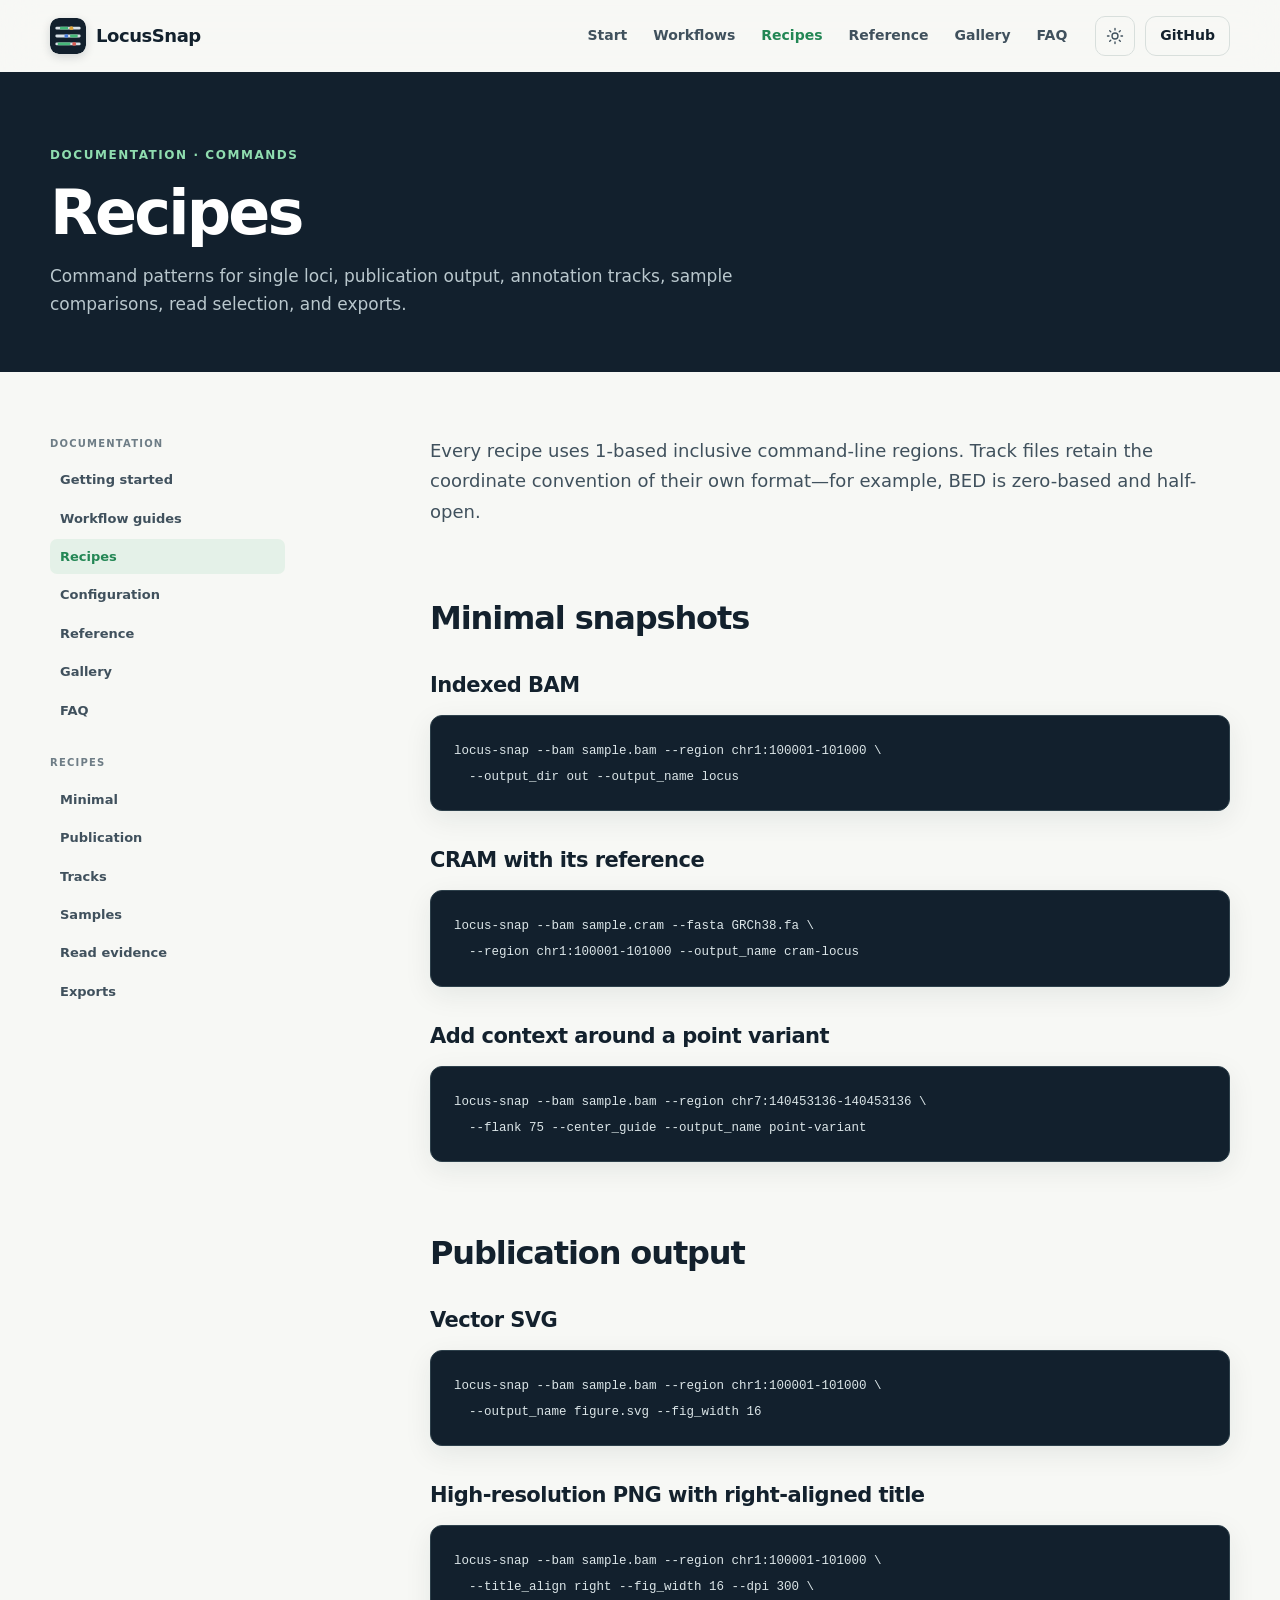
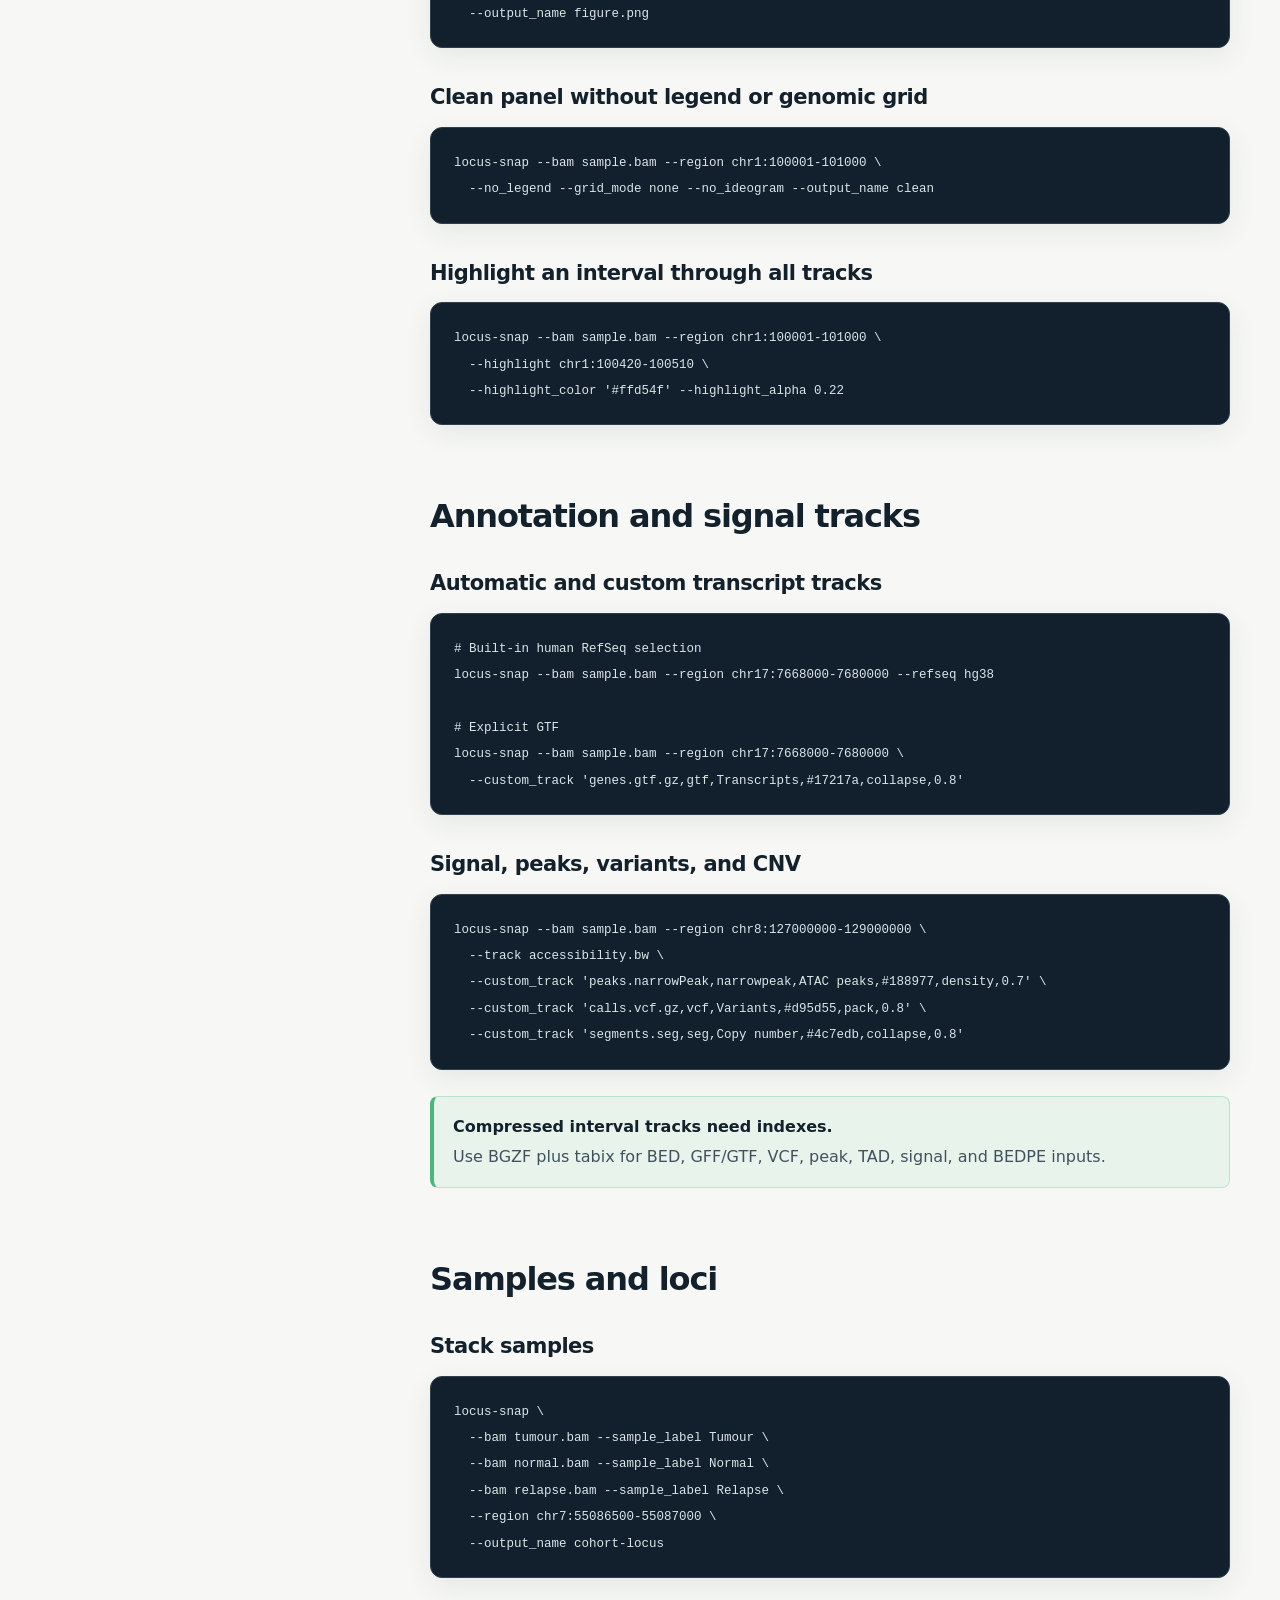
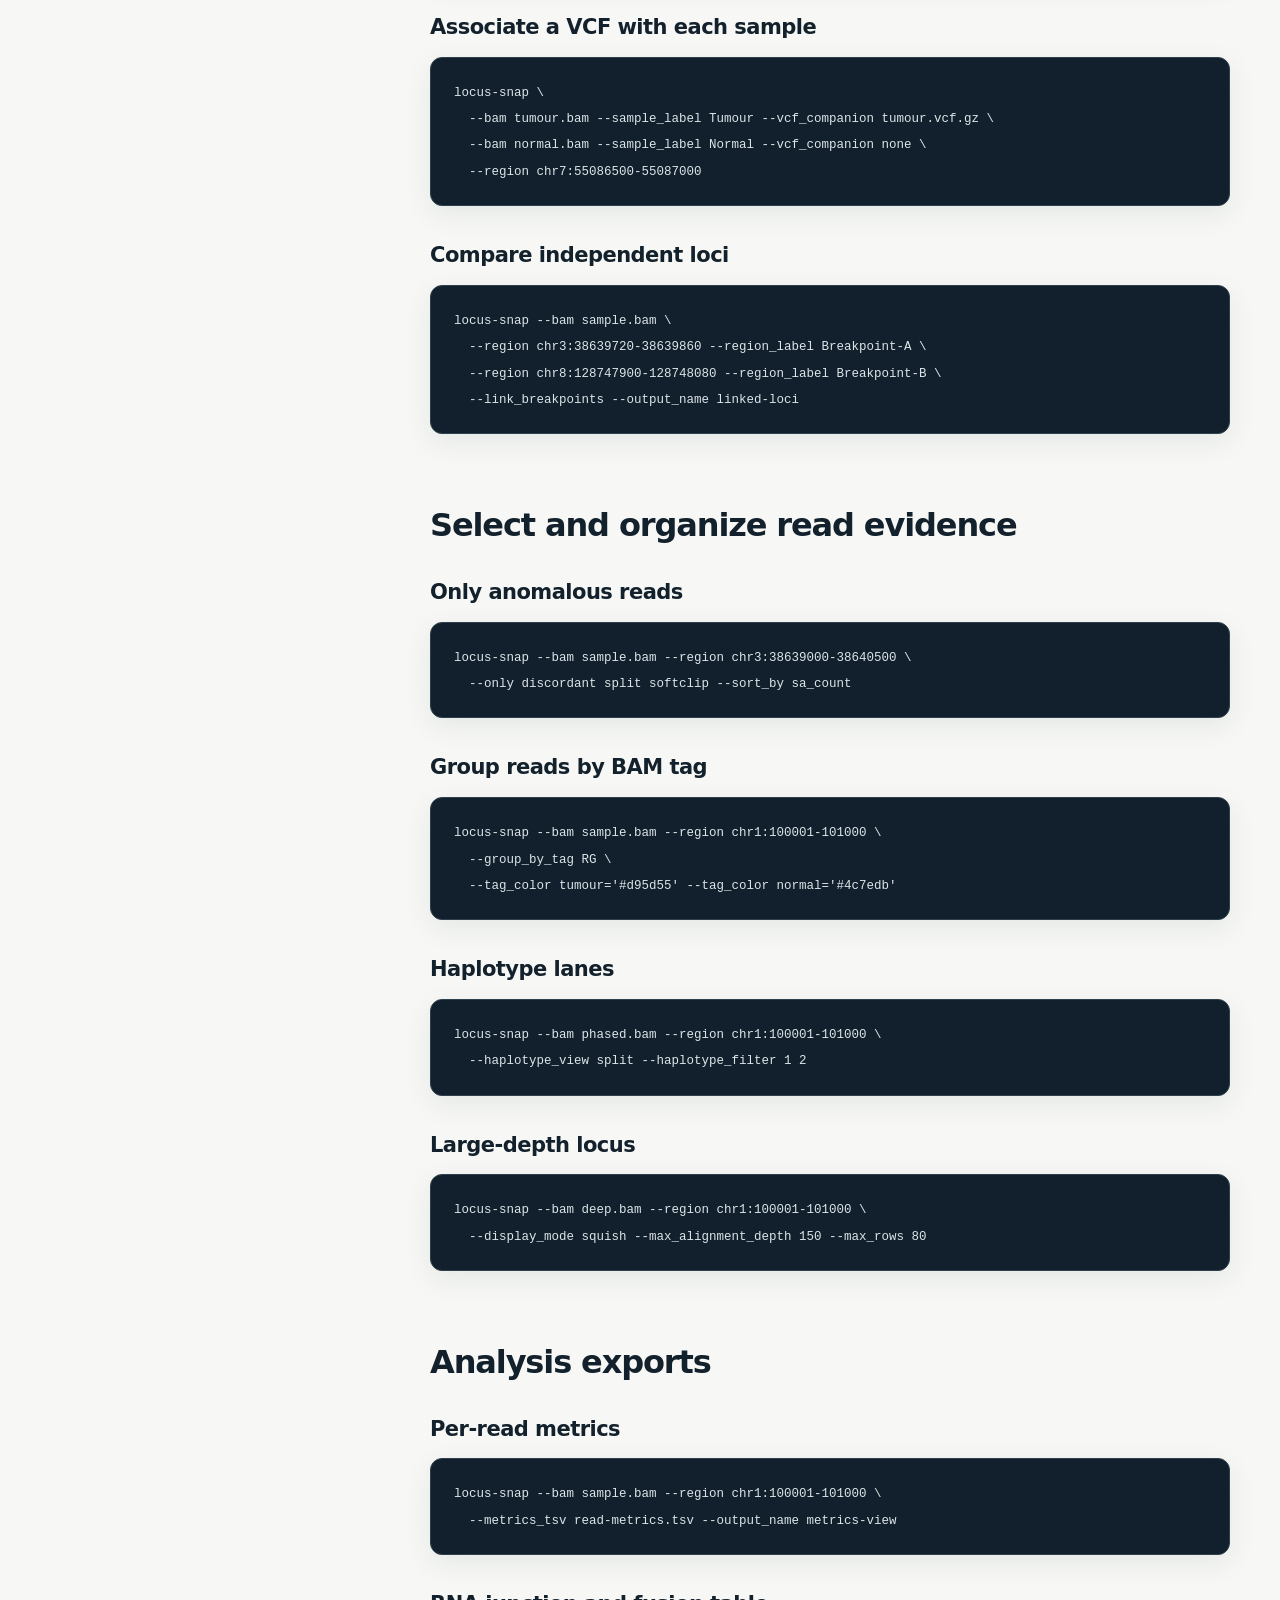
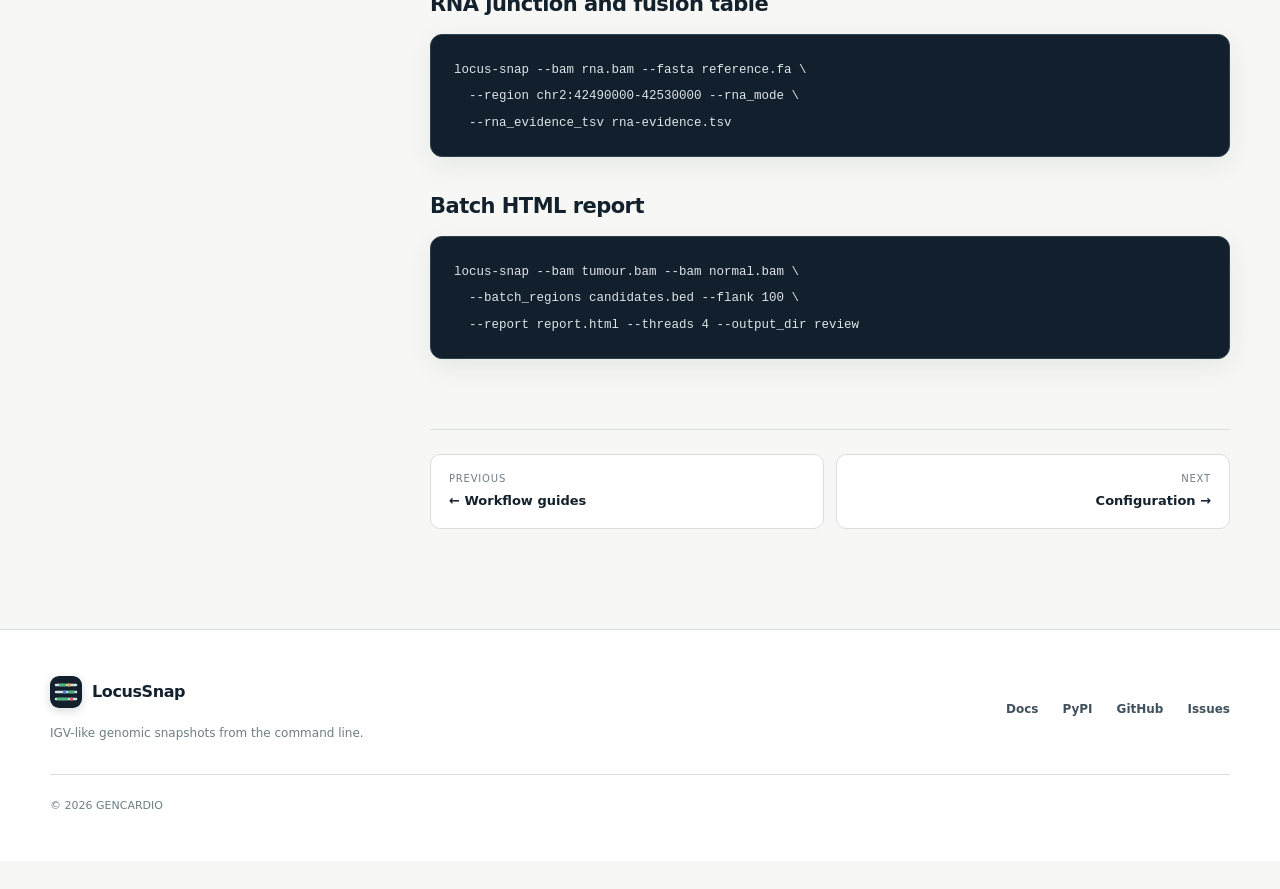
<file: docs/recipes.html>
<!doctype html>
<html lang="en" data-theme="light">
  <head><meta charset="utf-8"><meta name="viewport" content="width=device-width, initial-scale=1"><meta name="description" content="Copyable LocusSnap command recipes for common genomic visualization tasks."><meta name="theme-color" content="#12202d"><link rel="icon" href="assets/favicon.svg" type="image/svg+xml"><link rel="stylesheet" href="assets/site.css"><title>Recipes — LocusSnap documentation</title><script>document.documentElement.dataset.theme = localStorage.getItem("locus-theme") || "light";</script></head>
  <body class="docs-page">
    <a class="skip-link" href="#main">Skip to content</a>
    <header class="site-header" data-header><div class="nav-shell"><a class="brand" href="index.html"><img src="assets/favicon.svg" alt="" width="36" height="36"><span>LocusSnap</span></a><button class="menu-toggle icon-button" type="button" aria-label="Open navigation" aria-expanded="false" data-menu-toggle><svg aria-hidden="true" viewBox="0 0 24 24"><path d="M4 7h16M4 12h16M4 17h16"/></svg></button><nav class="site-nav" aria-label="Main navigation" data-menu><a href="getting-started.html">Start</a><a href="workflows.html">Workflows</a><a href="recipes.html" aria-current="page">Recipes</a><a href="reference.html">Reference</a><a href="gallery.html">Gallery</a><a href="faq.html">FAQ</a></nav><div class="nav-actions"><button class="icon-button theme-toggle" type="button" aria-label="Use dark theme" data-theme-toggle><svg class="sun" aria-hidden="true" viewBox="0 0 24 24"><circle cx="12" cy="12" r="4"/><path d="M12 2v2M12 20v2M4.93 4.93l1.42 1.42M17.65 17.65l1.42 1.42M2 12h2M20 12h2M4.93 19.07l1.42-1.42M17.65 6.35l1.42-1.42"/></svg><svg class="moon" aria-hidden="true" viewBox="0 0 24 24"><path d="M20.5 14.2A8.5 8.5 0 0 1 9.8 3.5a8.5 8.5 0 1 0 10.7 10.7Z"/></svg></button><a class="button button-small button-ghost" href="https://github.com/GENCARDIO/LocusSnap">GitHub</a></div></div></header>
    <main id="main">
      <section class="docs-hero"><div class="page-shell"><p class="eyebrow">Documentation · Commands</p><h1>Recipes</h1><p>Command patterns for single loci, publication output, annotation tracks, sample comparisons, read selection, and exports.</p></div></section>
      <div class="docs-layout">
        <aside class="docs-sidebar"><p class="docs-sidebar-label">Documentation</p><nav><a href="getting-started.html">Getting started</a><a href="workflows.html">Workflow guides</a><a href="recipes.html" aria-current="page">Recipes</a><a href="configuration.html">Configuration</a><a href="reference.html">Reference</a><a href="gallery.html">Gallery</a><a href="faq.html">FAQ</a></nav><p class="docs-sidebar-label">Recipes</p><nav><a href="#minimal">Minimal</a><a href="#publication">Publication</a><a href="#tracks">Tracks</a><a href="#samples">Samples</a><a href="#evidence">Read evidence</a><a href="#exports">Exports</a></nav></aside>
        <article class="docs-content">
          <p class="docs-lede">Every recipe uses 1-based inclusive command-line regions. Track files retain the coordinate convention of their own format—for example, BED is zero-based and half-open.</p>

          <h2 id="minimal">Minimal snapshots</h2>
          <h3>Indexed BAM</h3><pre><code>locus-snap --bam sample.bam --region chr1:100001-101000 \
  --output_dir out --output_name locus</code></pre>
          <h3>CRAM with its reference</h3><pre><code>locus-snap --bam sample.cram --fasta GRCh38.fa \
  --region chr1:100001-101000 --output_name cram-locus</code></pre>
          <h3>Add context around a point variant</h3><pre><code>locus-snap --bam sample.bam --region chr7:140453136-140453136 \
  --flank 75 --center_guide --output_name point-variant</code></pre>

          <h2 id="publication">Publication output</h2>
          <h3>Vector SVG</h3><pre><code>locus-snap --bam sample.bam --region chr1:100001-101000 \
  --output_name figure.svg --fig_width 16</code></pre>
          <h3>High-resolution PNG with right-aligned title</h3><pre><code>locus-snap --bam sample.bam --region chr1:100001-101000 \
  --title_align right --fig_width 16 --dpi 300 \
  --output_name figure.png</code></pre>
          <h3>Clean panel without legend or genomic grid</h3><pre><code>locus-snap --bam sample.bam --region chr1:100001-101000 \
  --no_legend --grid_mode none --no_ideogram --output_name clean</code></pre>
          <h3>Highlight an interval through all tracks</h3><pre><code>locus-snap --bam sample.bam --region chr1:100001-101000 \
  --highlight chr1:100420-100510 \
  --highlight_color '#ffd54f' --highlight_alpha 0.22</code></pre>

          <h2 id="tracks">Annotation and signal tracks</h2>
          <h3>Automatic and custom transcript tracks</h3><pre><code># Built-in human RefSeq selection
locus-snap --bam sample.bam --region chr17:7668000-7680000 --refseq hg38

# Explicit GTF
locus-snap --bam sample.bam --region chr17:7668000-7680000 \
  --custom_track 'genes.gtf.gz,gtf,Transcripts,#17217a,collapse,0.8'</code></pre>
          <h3>Signal, peaks, variants, and CNV</h3><pre><code>locus-snap --bam sample.bam --region chr8:127000000-129000000 \
  --track accessibility.bw \
  --custom_track 'peaks.narrowPeak,narrowpeak,ATAC peaks,#188977,density,0.7' \
  --custom_track 'calls.vcf.gz,vcf,Variants,#d95d55,pack,0.8' \
  --custom_track 'segments.seg,seg,Copy number,#4c7edb,collapse,0.8'</code></pre>
          <div class="callout"><strong>Compressed interval tracks need indexes.</strong><p>Use BGZF plus tabix for BED, GFF/GTF, VCF, peak, TAD, signal, and BEDPE inputs.</p></div>

          <h2 id="samples">Samples and loci</h2>
          <h3>Stack samples</h3><pre><code>locus-snap \
  --bam tumour.bam --sample_label Tumour \
  --bam normal.bam --sample_label Normal \
  --bam relapse.bam --sample_label Relapse \
  --region chr7:55086500-55087000 \
  --output_name cohort-locus</code></pre>
          <h3>Associate a VCF with each sample</h3><pre><code>locus-snap \
  --bam tumour.bam --sample_label Tumour --vcf_companion tumour.vcf.gz \
  --bam normal.bam --sample_label Normal --vcf_companion none \
  --region chr7:55086500-55087000</code></pre>
          <h3>Compare independent loci</h3><pre><code>locus-snap --bam sample.bam \
  --region chr3:38639720-38639860 --region_label Breakpoint-A \
  --region chr8:128747900-128748080 --region_label Breakpoint-B \
  --link_breakpoints --output_name linked-loci</code></pre>

          <h2 id="evidence">Select and organize read evidence</h2>
          <h3>Only anomalous reads</h3><pre><code>locus-snap --bam sample.bam --region chr3:38639000-38640500 \
  --only discordant split softclip --sort_by sa_count</code></pre>
          <h3>Group reads by BAM tag</h3><pre><code>locus-snap --bam sample.bam --region chr1:100001-101000 \
  --group_by_tag RG \
  --tag_color tumour='#d95d55' --tag_color normal='#4c7edb'</code></pre>
          <h3>Haplotype lanes</h3><pre><code>locus-snap --bam phased.bam --region chr1:100001-101000 \
  --haplotype_view split --haplotype_filter 1 2</code></pre>
          <h3>Large-depth locus</h3><pre><code>locus-snap --bam deep.bam --region chr1:100001-101000 \
  --display_mode squish --max_alignment_depth 150 --max_rows 80</code></pre>

          <h2 id="exports">Analysis exports</h2>
          <h3>Per-read metrics</h3><pre><code>locus-snap --bam sample.bam --region chr1:100001-101000 \
  --metrics_tsv read-metrics.tsv --output_name metrics-view</code></pre>
          <h3>RNA junction and fusion table</h3><pre><code>locus-snap --bam rna.bam --fasta reference.fa \
  --region chr2:42490000-42530000 --rna_mode \
  --rna_evidence_tsv rna-evidence.tsv</code></pre>
          <h3>Batch HTML report</h3><pre><code>locus-snap --bam tumour.bam --bam normal.bam \
  --batch_regions candidates.bed --flank 100 \
  --report report.html --threads 4 --output_dir review</code></pre>

          <nav class="page-nav"><a href="workflows.html"><small>Previous</small><strong>← Workflow guides</strong></a><a href="configuration.html"><small>Next</small><strong>Configuration →</strong></a></nav>
        </article>
      </div>
    </main>
    <footer class="site-footer"><div class="page-shell footer-grid"><div><a class="brand footer-brand" href="index.html"><img src="assets/favicon.svg" alt="" width="32" height="32"><span>LocusSnap</span></a><p>IGV-like genomic snapshots from the command line.</p></div><nav><a href="getting-started.html">Docs</a><a href="https://pypi.org/project/locus-snap/">PyPI</a><a href="https://github.com/GENCARDIO/LocusSnap">GitHub</a><a href="https://github.com/GENCARDIO/LocusSnap/issues">Issues</a></nav><p class="copyright">© <span data-year>2026</span> GENCARDIO</p></div></footer><div class="toast" role="status" aria-live="polite" data-toast></div><script src="assets/site.js"></script>
  </body>
</html>
</file>
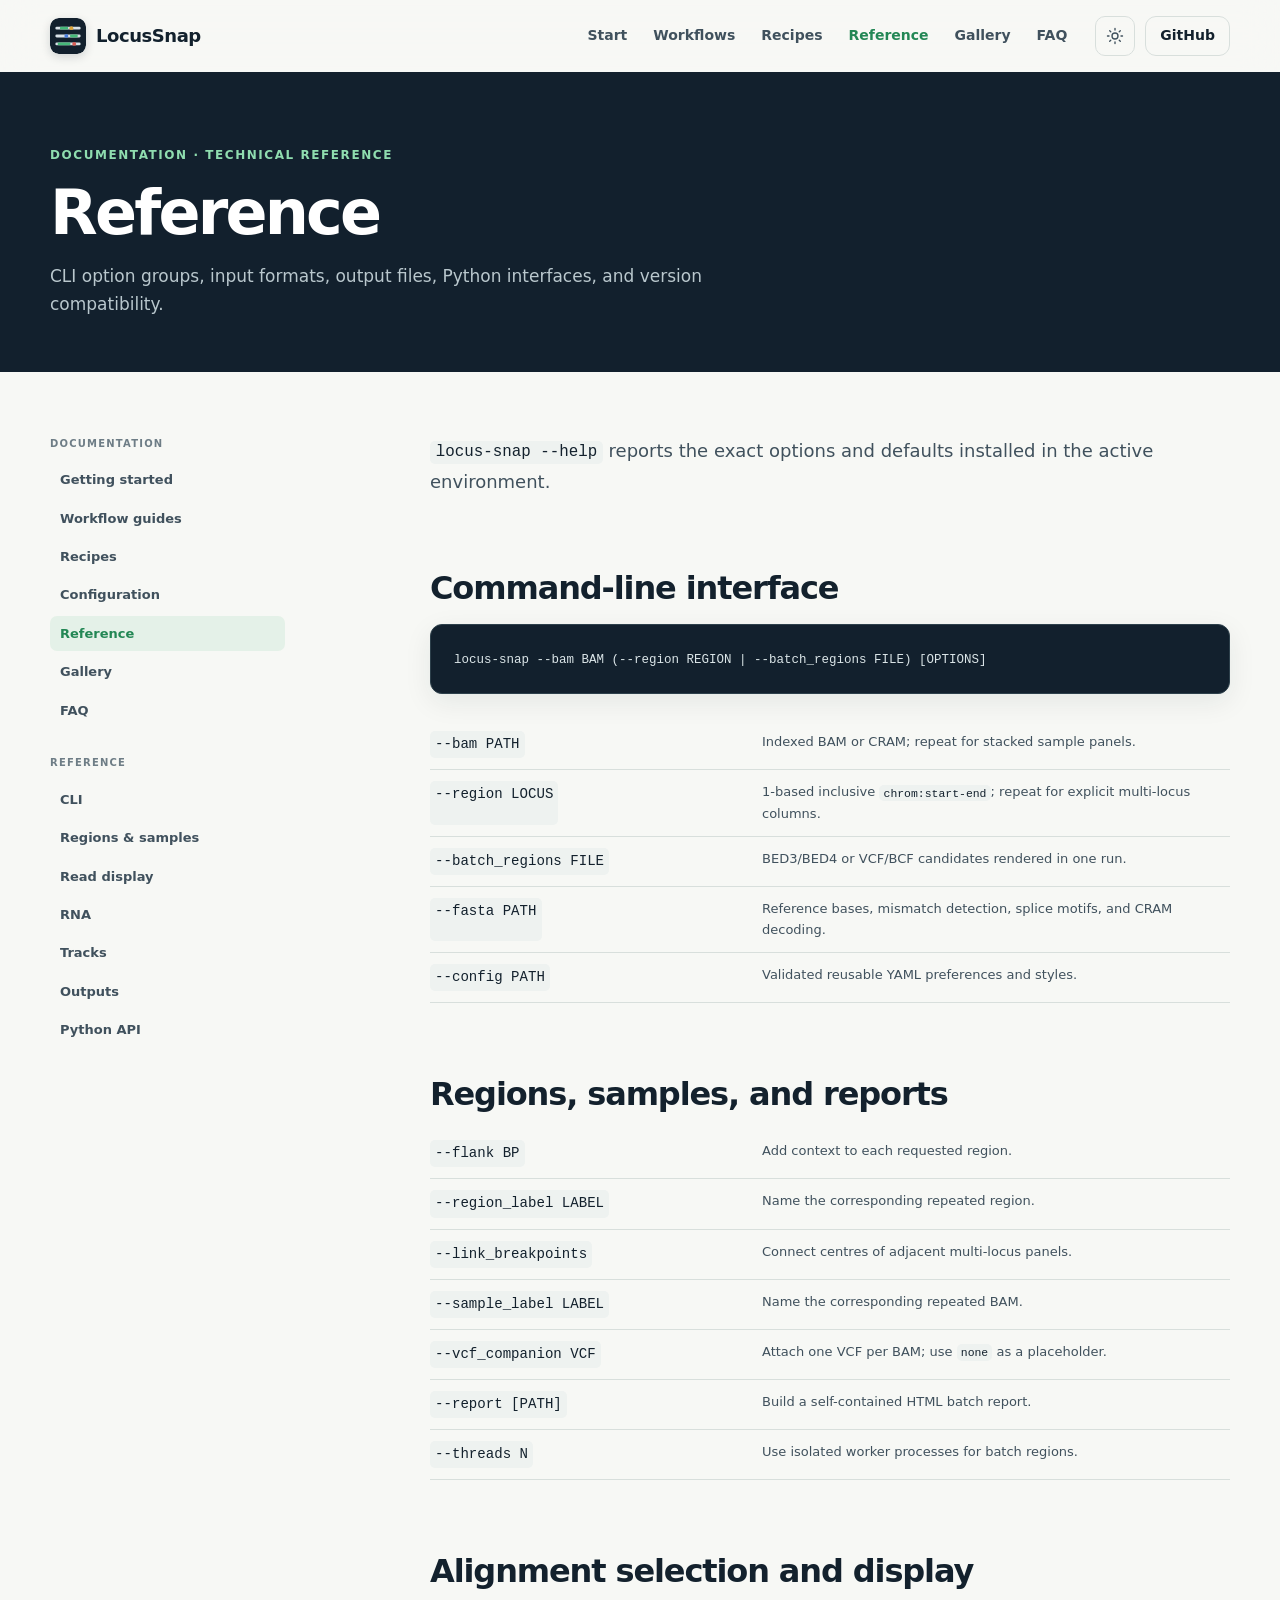
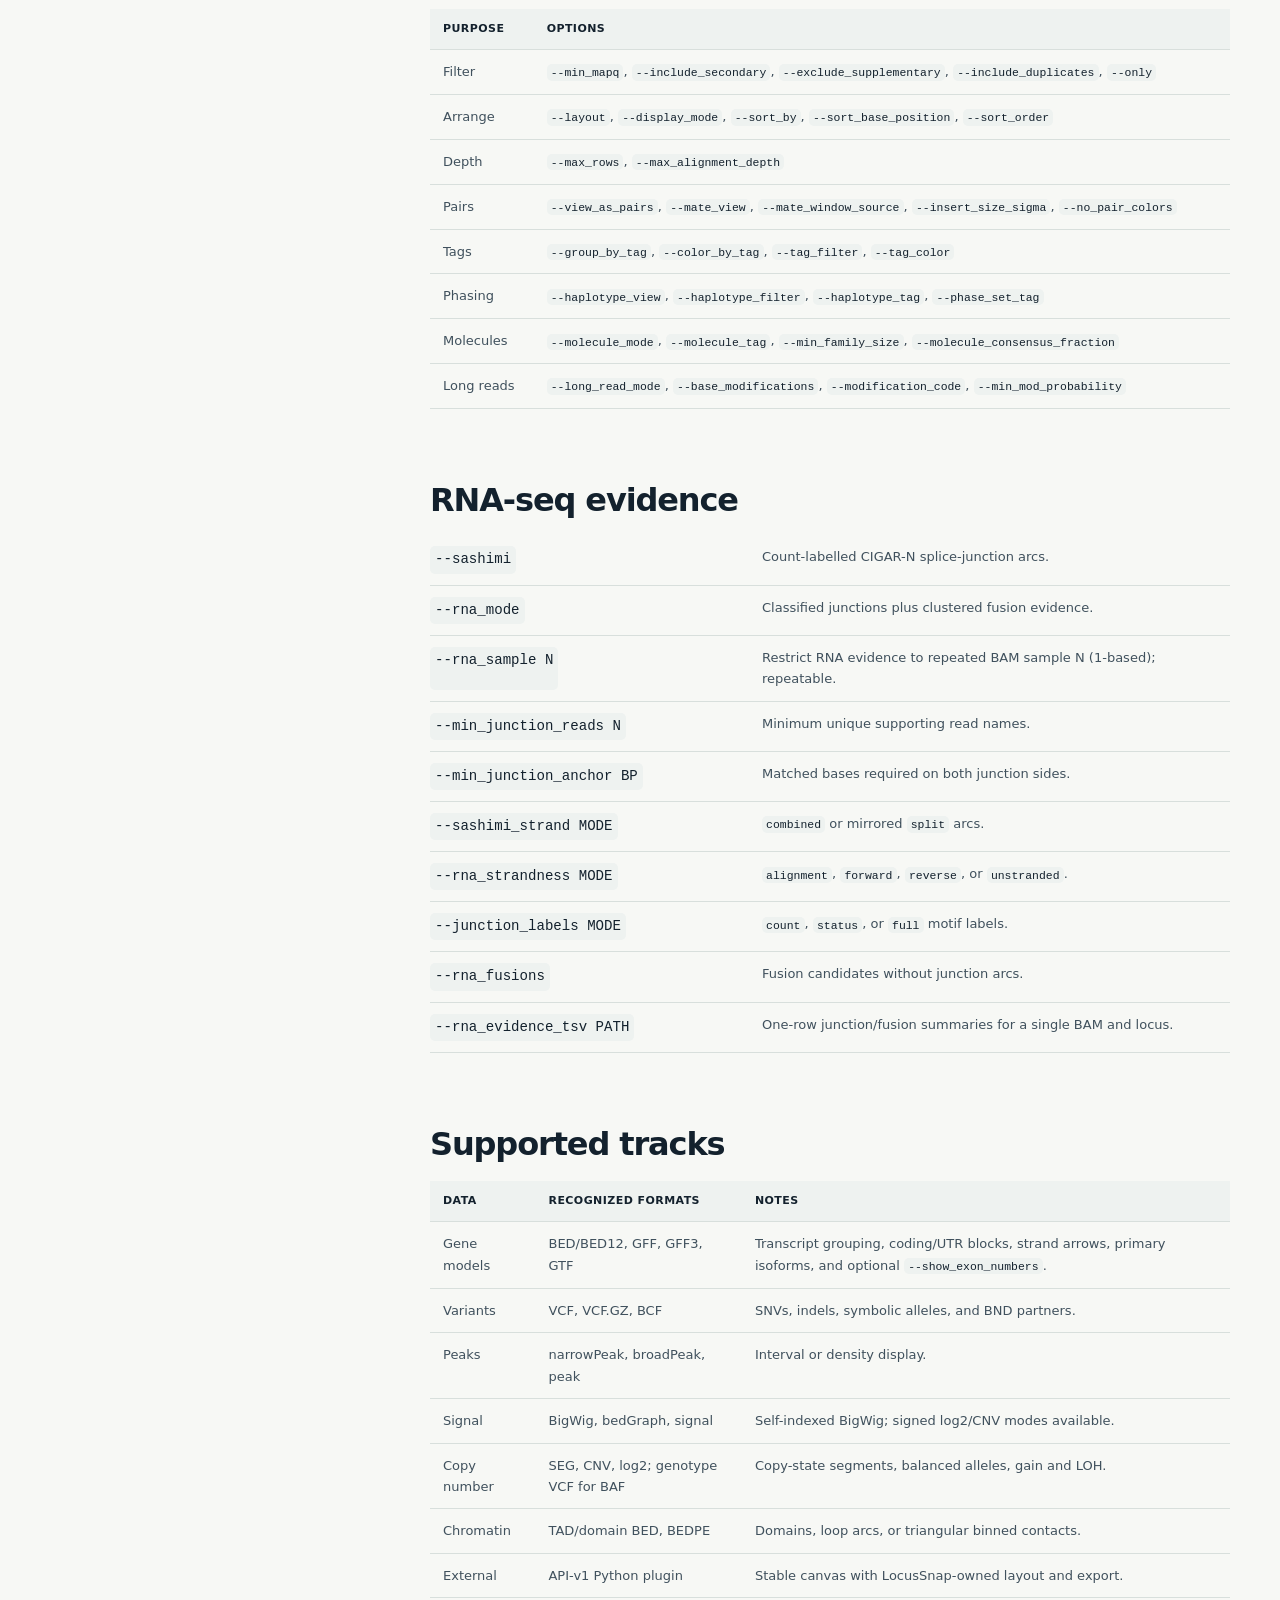
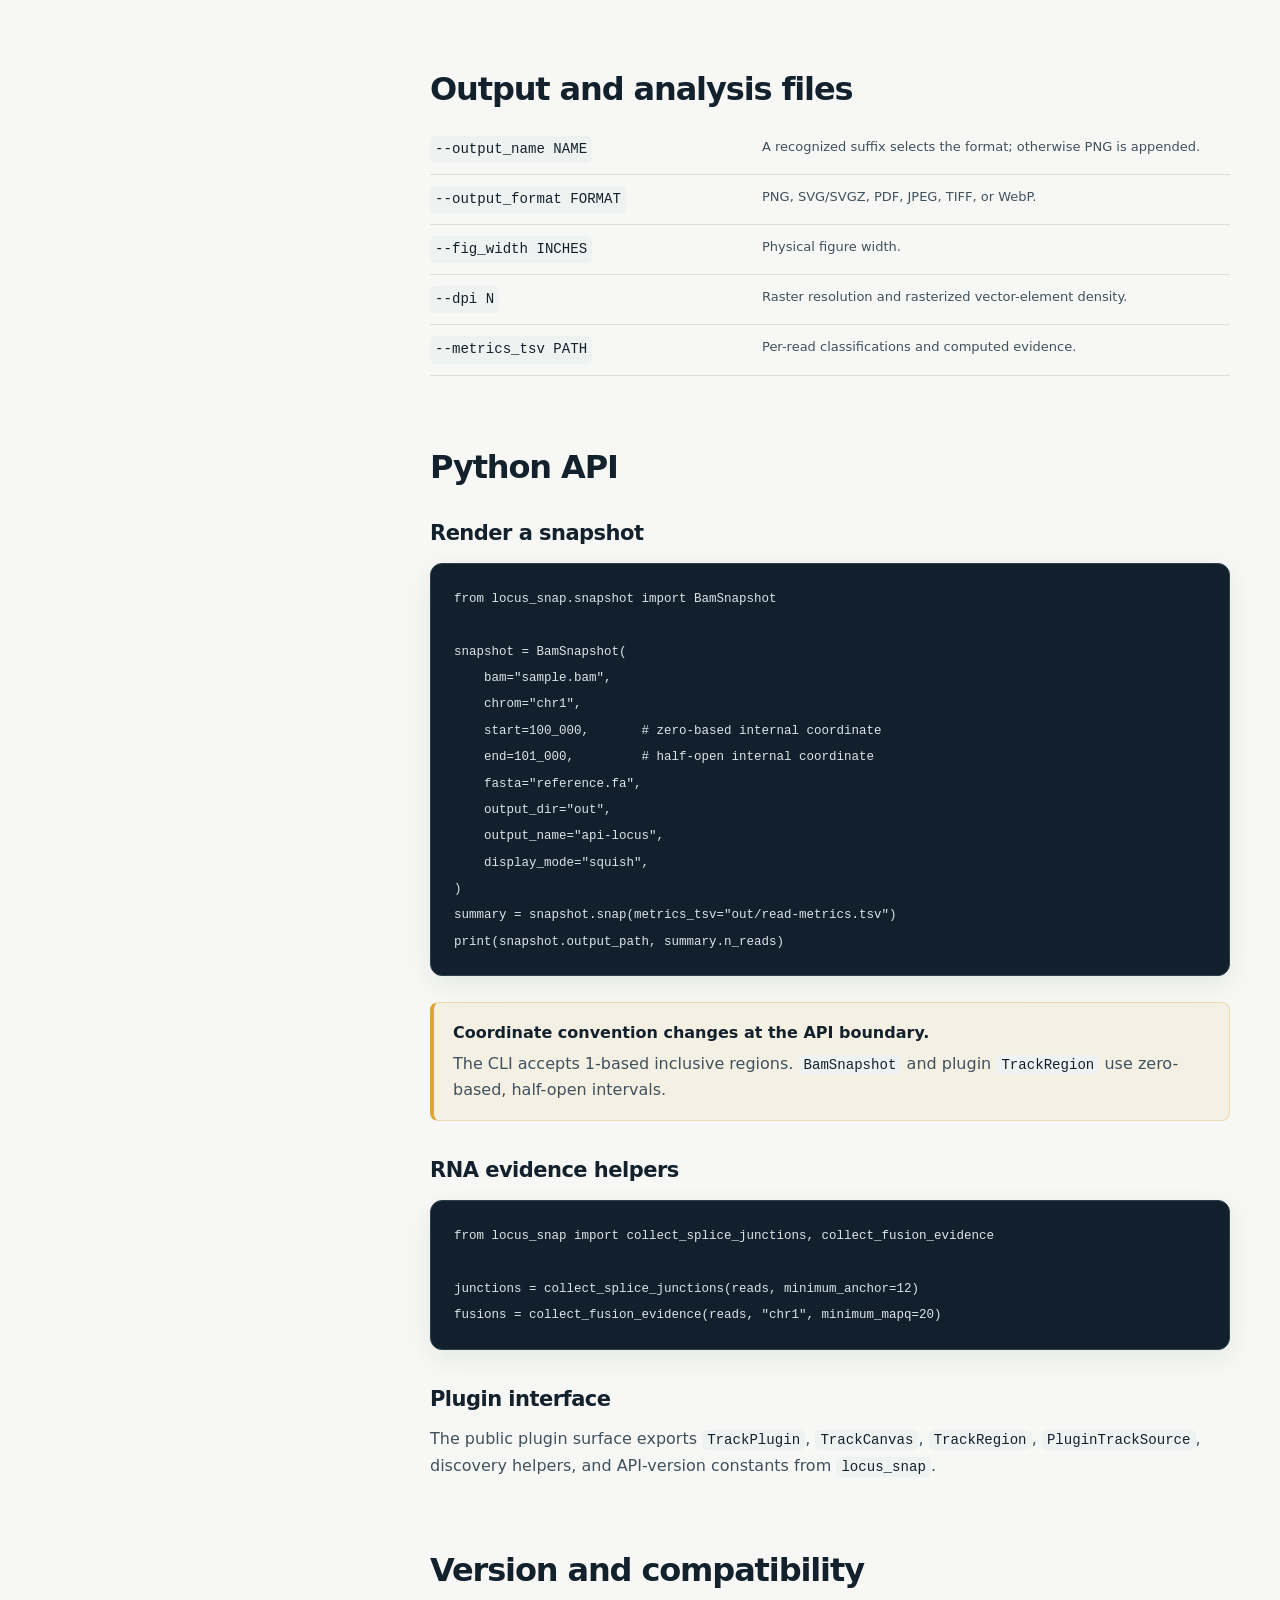
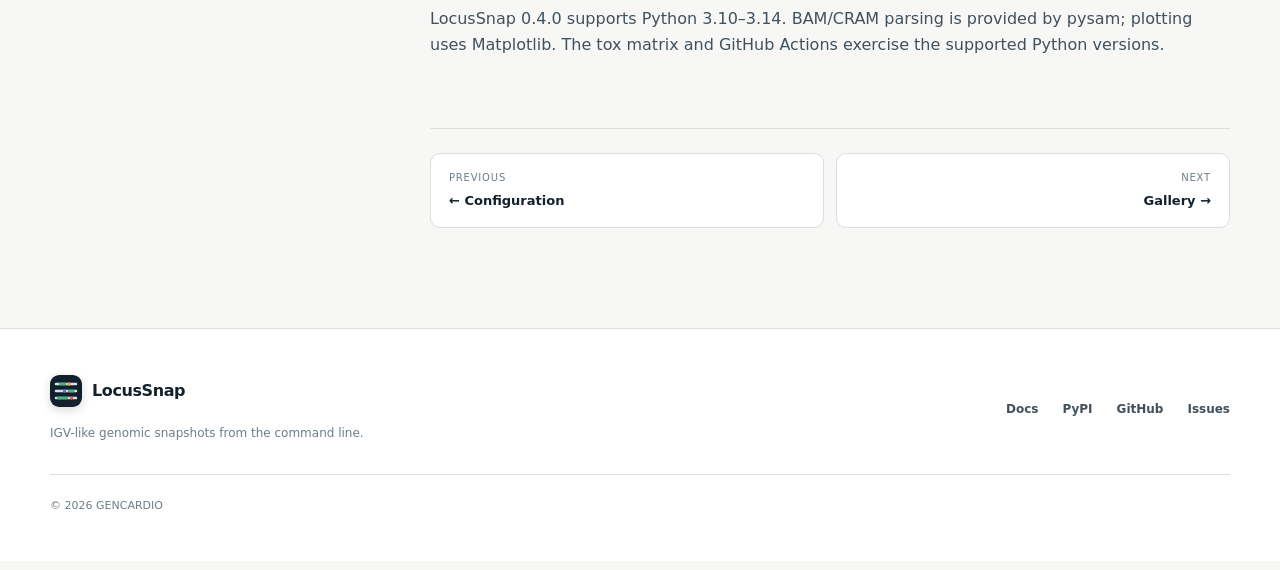
<file: docs/reference.html>
<!doctype html>
<html lang="en" data-theme="light">
  <head><meta charset="utf-8"><meta name="viewport" content="width=device-width, initial-scale=1"><meta name="description" content="LocusSnap CLI, input format, output, Python API, plugin API, and compatibility reference."><meta name="theme-color" content="#12202d"><link rel="icon" href="assets/favicon.svg" type="image/svg+xml"><link rel="stylesheet" href="assets/site.css"><title>Reference — LocusSnap documentation</title><script>document.documentElement.dataset.theme = localStorage.getItem("locus-theme") || "light";</script></head>
  <body class="docs-page">
    <a class="skip-link" href="#main">Skip to content</a>
    <header class="site-header" data-header><div class="nav-shell"><a class="brand" href="index.html"><img src="assets/favicon.svg" alt="" width="36" height="36"><span>LocusSnap</span></a><button class="menu-toggle icon-button" type="button" aria-label="Open navigation" aria-expanded="false" data-menu-toggle><svg aria-hidden="true" viewBox="0 0 24 24"><path d="M4 7h16M4 12h16M4 17h16"/></svg></button><nav class="site-nav" aria-label="Main navigation" data-menu><a href="getting-started.html">Start</a><a href="workflows.html">Workflows</a><a href="recipes.html">Recipes</a><a href="reference.html" aria-current="page">Reference</a><a href="gallery.html">Gallery</a><a href="faq.html">FAQ</a></nav><div class="nav-actions"><button class="icon-button theme-toggle" type="button" aria-label="Use dark theme" data-theme-toggle><svg class="sun" aria-hidden="true" viewBox="0 0 24 24"><circle cx="12" cy="12" r="4"/><path d="M12 2v2M12 20v2M4.93 4.93l1.42 1.42M17.65 17.65l1.42 1.42M2 12h2M20 12h2M4.93 19.07l1.42-1.42M17.65 6.35l1.42-1.42"/></svg><svg class="moon" aria-hidden="true" viewBox="0 0 24 24"><path d="M20.5 14.2A8.5 8.5 0 0 1 9.8 3.5a8.5 8.5 0 1 0 10.7 10.7Z"/></svg></button><a class="button button-small button-ghost" href="https://github.com/GENCARDIO/LocusSnap">GitHub</a></div></div></header>
    <main id="main">
      <section class="docs-hero"><div class="page-shell"><p class="eyebrow">Documentation · Technical reference</p><h1>Reference</h1><p>CLI option groups, input formats, output files, Python interfaces, and version compatibility.</p></div></section>
      <div class="docs-layout">
        <aside class="docs-sidebar"><p class="docs-sidebar-label">Documentation</p><nav><a href="getting-started.html">Getting started</a><a href="workflows.html">Workflow guides</a><a href="recipes.html">Recipes</a><a href="configuration.html">Configuration</a><a href="reference.html" aria-current="page">Reference</a><a href="gallery.html">Gallery</a><a href="faq.html">FAQ</a></nav><p class="docs-sidebar-label">Reference</p><nav><a href="#cli">CLI</a><a href="#regions">Regions &amp; samples</a><a href="#reads">Read display</a><a href="#rna">RNA</a><a href="#tracks">Tracks</a><a href="#outputs">Outputs</a><a href="#python">Python API</a></nav></aside>
        <article class="docs-content">
          <p class="docs-lede"><code>locus-snap --help</code> reports the exact options and defaults installed in the active environment.</p>

          <h2 id="cli">Command-line interface</h2>
          <pre><code>locus-snap --bam BAM (--region REGION | --batch_regions FILE) [OPTIONS]</code></pre>
          <div class="option-group">
            <div class="option-row"><code>--bam PATH</code><span>Indexed BAM or CRAM; repeat for stacked sample panels.</span></div>
            <div class="option-row"><code>--region LOCUS</code><span>1-based inclusive <code>chrom:start-end</code>; repeat for explicit multi-locus columns.</span></div>
            <div class="option-row"><code>--batch_regions FILE</code><span>BED3/BED4 or VCF/BCF candidates rendered in one run.</span></div>
            <div class="option-row"><code>--fasta PATH</code><span>Reference bases, mismatch detection, splice motifs, and CRAM decoding.</span></div>
            <div class="option-row"><code>--config PATH</code><span>Validated reusable YAML preferences and styles.</span></div>
          </div>

          <h2 id="regions">Regions, samples, and reports</h2>
          <div class="option-group">
            <div class="option-row"><code>--flank BP</code><span>Add context to each requested region.</span></div>
            <div class="option-row"><code>--region_label LABEL</code><span>Name the corresponding repeated region.</span></div>
            <div class="option-row"><code>--link_breakpoints</code><span>Connect centres of adjacent multi-locus panels.</span></div>
            <div class="option-row"><code>--sample_label LABEL</code><span>Name the corresponding repeated BAM.</span></div>
            <div class="option-row"><code>--vcf_companion VCF</code><span>Attach one VCF per BAM; use <code>none</code> as a placeholder.</span></div>
            <div class="option-row"><code>--report [PATH]</code><span>Build a self-contained HTML batch report.</span></div>
            <div class="option-row"><code>--threads N</code><span>Use isolated worker processes for batch regions.</span></div>
          </div>

          <h2 id="reads">Alignment selection and display</h2>
          <table><thead><tr><th>Purpose</th><th>Options</th></tr></thead><tbody>
            <tr><td>Filter</td><td><code>--min_mapq</code>, <code>--include_secondary</code>, <code>--exclude_supplementary</code>, <code>--include_duplicates</code>, <code>--only</code></td></tr>
            <tr><td>Arrange</td><td><code>--layout</code>, <code>--display_mode</code>, <code>--sort_by</code>, <code>--sort_base_position</code>, <code>--sort_order</code></td></tr>
            <tr><td>Depth</td><td><code>--max_rows</code>, <code>--max_alignment_depth</code></td></tr>
            <tr><td>Pairs</td><td><code>--view_as_pairs</code>, <code>--mate_view</code>, <code>--mate_window_source</code>, <code>--insert_size_sigma</code>, <code>--no_pair_colors</code></td></tr>
            <tr><td>Tags</td><td><code>--group_by_tag</code>, <code>--color_by_tag</code>, <code>--tag_filter</code>, <code>--tag_color</code></td></tr>
            <tr><td>Phasing</td><td><code>--haplotype_view</code>, <code>--haplotype_filter</code>, <code>--haplotype_tag</code>, <code>--phase_set_tag</code></td></tr>
            <tr><td>Molecules</td><td><code>--molecule_mode</code>, <code>--molecule_tag</code>, <code>--min_family_size</code>, <code>--molecule_consensus_fraction</code></td></tr>
            <tr><td>Long reads</td><td><code>--long_read_mode</code>, <code>--base_modifications</code>, <code>--modification_code</code>, <code>--min_mod_probability</code></td></tr>
          </tbody></table>

          <h2 id="rna">RNA-seq evidence</h2>
          <div class="option-group">
            <div class="option-row"><code>--sashimi</code><span>Count-labelled CIGAR-N splice-junction arcs.</span></div>
            <div class="option-row"><code>--rna_mode</code><span>Classified junctions plus clustered fusion evidence.</span></div>
            <div class="option-row"><code>--rna_sample N</code><span>Restrict RNA evidence to repeated BAM sample N (1-based); repeatable.</span></div>
            <div class="option-row"><code>--min_junction_reads N</code><span>Minimum unique supporting read names.</span></div>
            <div class="option-row"><code>--min_junction_anchor BP</code><span>Matched bases required on both junction sides.</span></div>
            <div class="option-row"><code>--sashimi_strand MODE</code><span><code>combined</code> or mirrored <code>split</code> arcs.</span></div>
            <div class="option-row"><code>--rna_strandness MODE</code><span><code>alignment</code>, <code>forward</code>, <code>reverse</code>, or <code>unstranded</code>.</span></div>
            <div class="option-row"><code>--junction_labels MODE</code><span><code>count</code>, <code>status</code>, or <code>full</code> motif labels.</span></div>
            <div class="option-row"><code>--rna_fusions</code><span>Fusion candidates without junction arcs.</span></div>
            <div class="option-row"><code>--rna_evidence_tsv PATH</code><span>One-row junction/fusion summaries for a single BAM and locus.</span></div>
          </div>

          <h2 id="tracks">Supported tracks</h2>
          <table><thead><tr><th>Data</th><th>Recognized formats</th><th>Notes</th></tr></thead><tbody>
            <tr><td>Gene models</td><td>BED/BED12, GFF, GFF3, GTF</td><td>Transcript grouping, coding/UTR blocks, strand arrows, primary isoforms, and optional <code>--show_exon_numbers</code>.</td></tr>
            <tr><td>Variants</td><td>VCF, VCF.GZ, BCF</td><td>SNVs, indels, symbolic alleles, and BND partners.</td></tr>
            <tr><td>Peaks</td><td>narrowPeak, broadPeak, peak</td><td>Interval or density display.</td></tr>
            <tr><td>Signal</td><td>BigWig, bedGraph, signal</td><td>Self-indexed BigWig; signed log2/CNV modes available.</td></tr>
            <tr><td>Copy number</td><td>SEG, CNV, log2; genotype VCF for BAF</td><td>Copy-state segments, balanced alleles, gain and LOH.</td></tr>
            <tr><td>Chromatin</td><td>TAD/domain BED, BEDPE</td><td>Domains, loop arcs, or triangular binned contacts.</td></tr>
            <tr><td>External</td><td>API-v1 Python plugin</td><td>Stable canvas with LocusSnap-owned layout and export.</td></tr>
          </tbody></table>

          <h2 id="outputs">Output and analysis files</h2>
          <div class="option-group"><div class="option-row"><code>--output_name NAME</code><span>A recognized suffix selects the format; otherwise PNG is appended.</span></div><div class="option-row"><code>--output_format FORMAT</code><span>PNG, SVG/SVGZ, PDF, JPEG, TIFF, or WebP.</span></div><div class="option-row"><code>--fig_width INCHES</code><span>Physical figure width.</span></div><div class="option-row"><code>--dpi N</code><span>Raster resolution and rasterized vector-element density.</span></div><div class="option-row"><code>--metrics_tsv PATH</code><span>Per-read classifications and computed evidence.</span></div></div>

          <h2 id="python">Python API</h2>
          <h3>Render a snapshot</h3>
          <pre><code>from locus_snap.snapshot import BamSnapshot

snapshot = BamSnapshot(
    bam="sample.bam",
    chrom="chr1",
    start=100_000,       # zero-based internal coordinate
    end=101_000,         # half-open internal coordinate
    fasta="reference.fa",
    output_dir="out",
    output_name="api-locus",
    display_mode="squish",
)
summary = snapshot.snap(metrics_tsv="out/read-metrics.tsv")
print(snapshot.output_path, summary.n_reads)</code></pre>
          <div class="callout warning"><strong>Coordinate convention changes at the API boundary.</strong><p>The CLI accepts 1-based inclusive regions. <code>BamSnapshot</code> and plugin <code>TrackRegion</code> use zero-based, half-open intervals.</p></div>
          <h3>RNA evidence helpers</h3>
          <pre><code>from locus_snap import collect_splice_junctions, collect_fusion_evidence

junctions = collect_splice_junctions(reads, minimum_anchor=12)
fusions = collect_fusion_evidence(reads, "chr1", minimum_mapq=20)</code></pre>
          <h3>Plugin interface</h3>
          <p>The public plugin surface exports <code>TrackPlugin</code>, <code>TrackCanvas</code>, <code>TrackRegion</code>, <code>PluginTrackSource</code>, discovery helpers, and API-version constants from <code>locus_snap</code>.</p>

          <h2>Version and compatibility</h2>
          <p>LocusSnap 0.4.0 supports Python 3.10–3.14. BAM/CRAM parsing is provided by pysam; plotting uses Matplotlib. The tox matrix and GitHub Actions exercise the supported Python versions.</p>
          <nav class="page-nav"><a href="configuration.html"><small>Previous</small><strong>← Configuration</strong></a><a href="gallery.html"><small>Next</small><strong>Gallery →</strong></a></nav>
        </article>
      </div>
    </main>
    <footer class="site-footer"><div class="page-shell footer-grid"><div><a class="brand footer-brand" href="index.html"><img src="assets/favicon.svg" alt="" width="32" height="32"><span>LocusSnap</span></a><p>IGV-like genomic snapshots from the command line.</p></div><nav><a href="getting-started.html">Docs</a><a href="https://pypi.org/project/locus-snap/">PyPI</a><a href="https://github.com/GENCARDIO/LocusSnap">GitHub</a><a href="https://github.com/GENCARDIO/LocusSnap/issues">Issues</a></nav><p class="copyright">© <span data-year>2026</span> GENCARDIO</p></div></footer><div class="toast" role="status" aria-live="polite" data-toast></div><script src="assets/site.js"></script>
  </body>
</html>
</file>
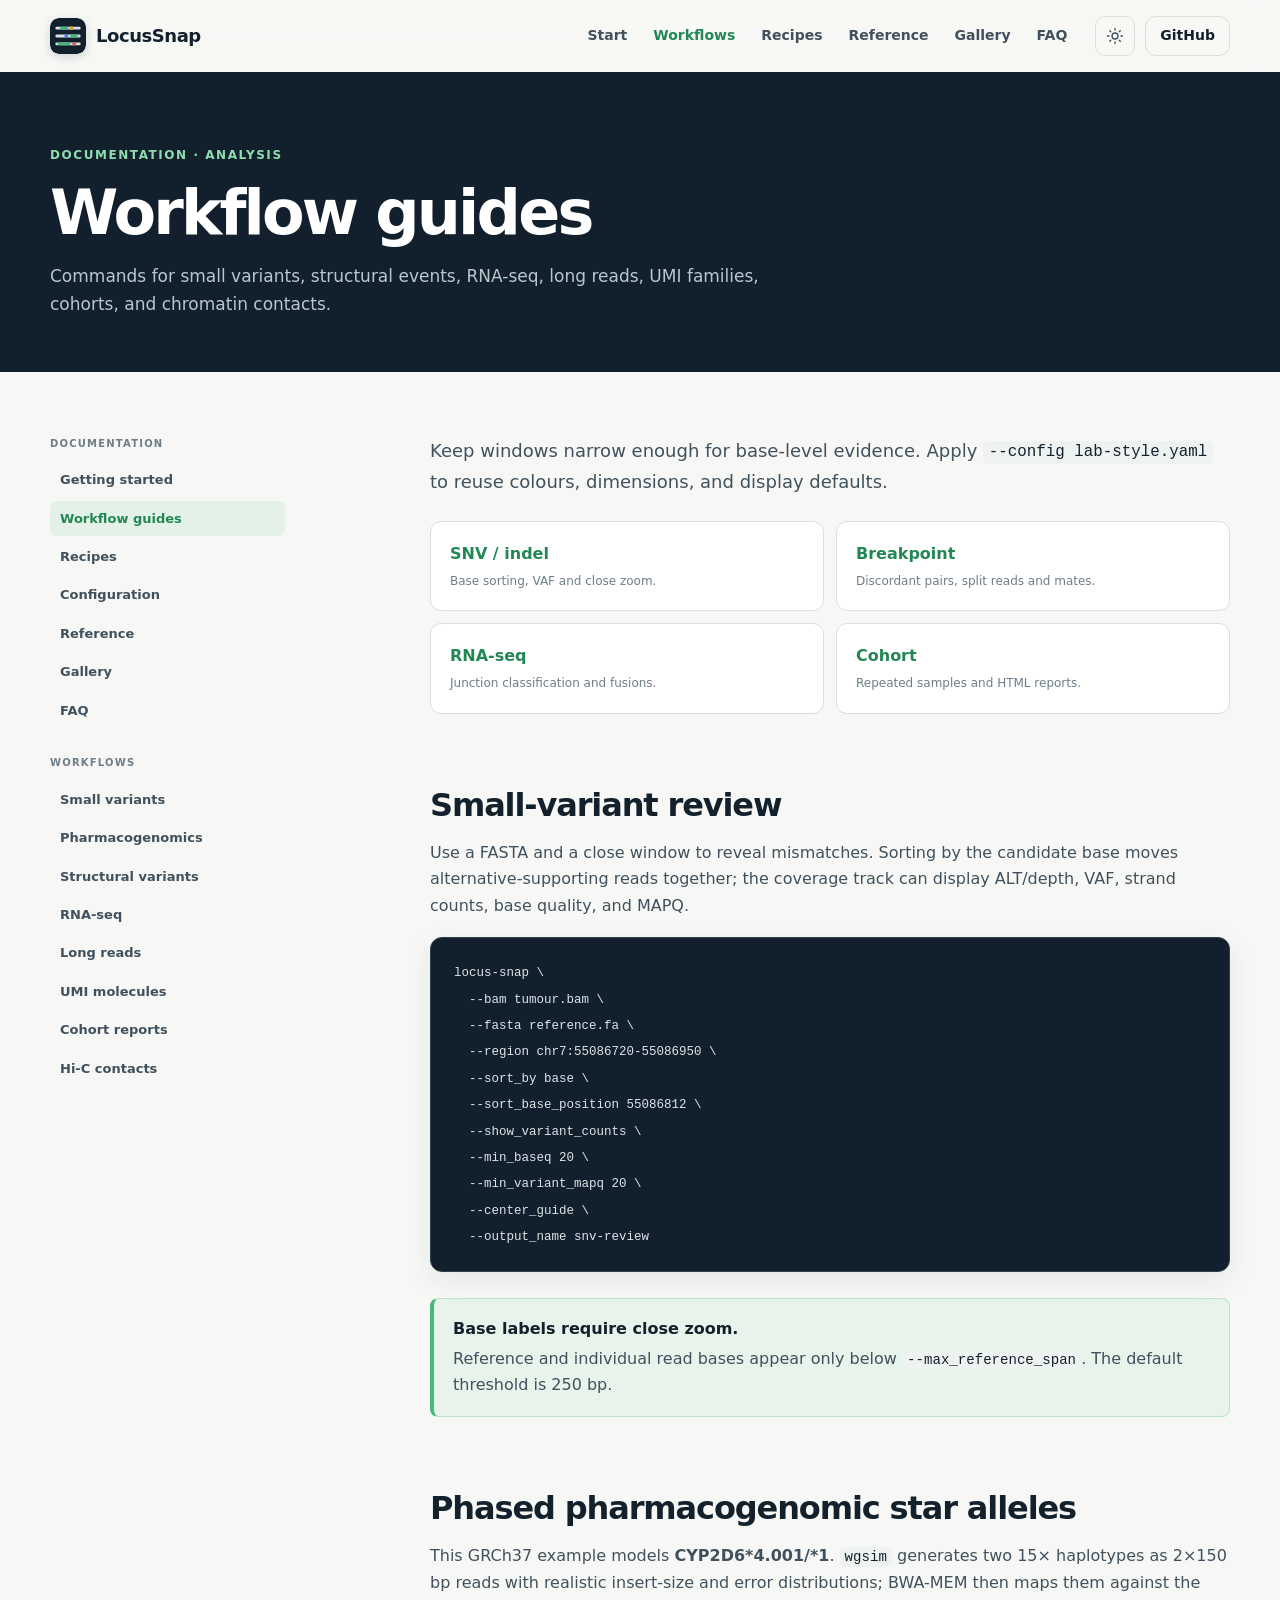
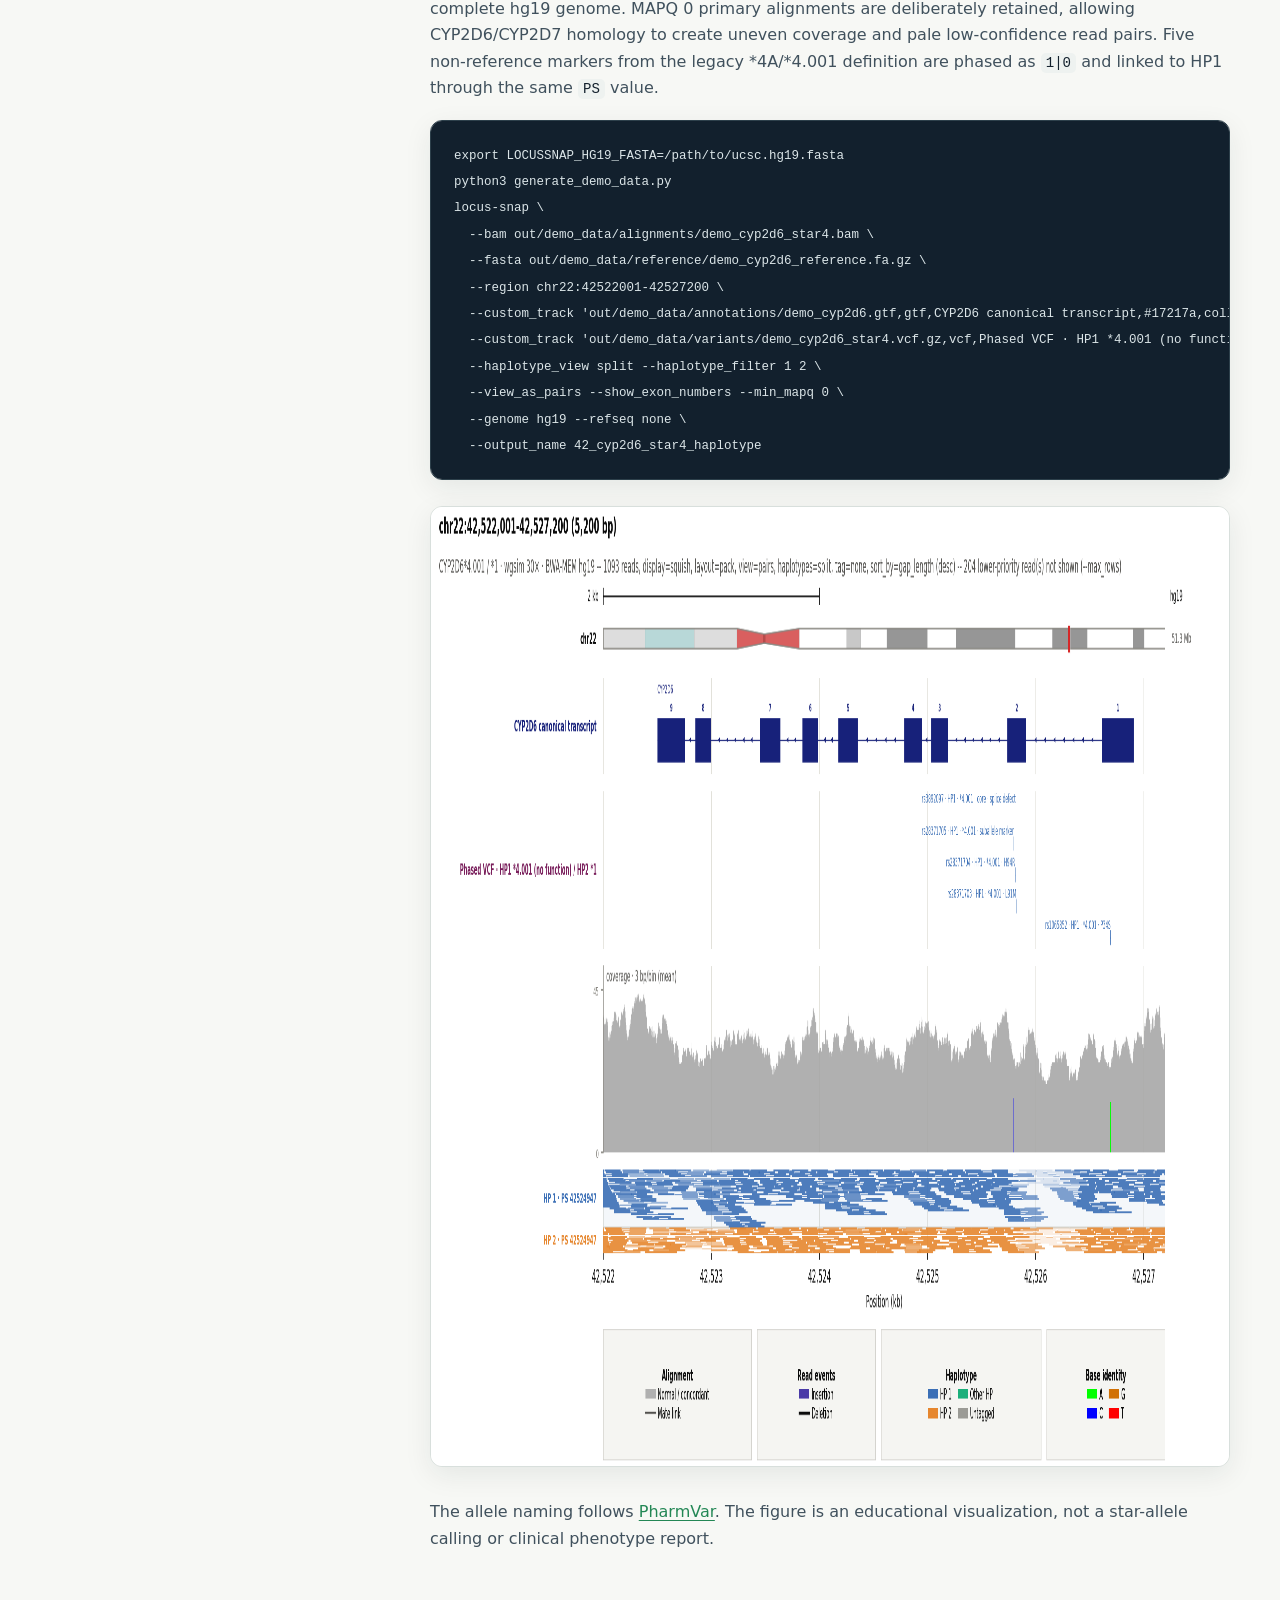
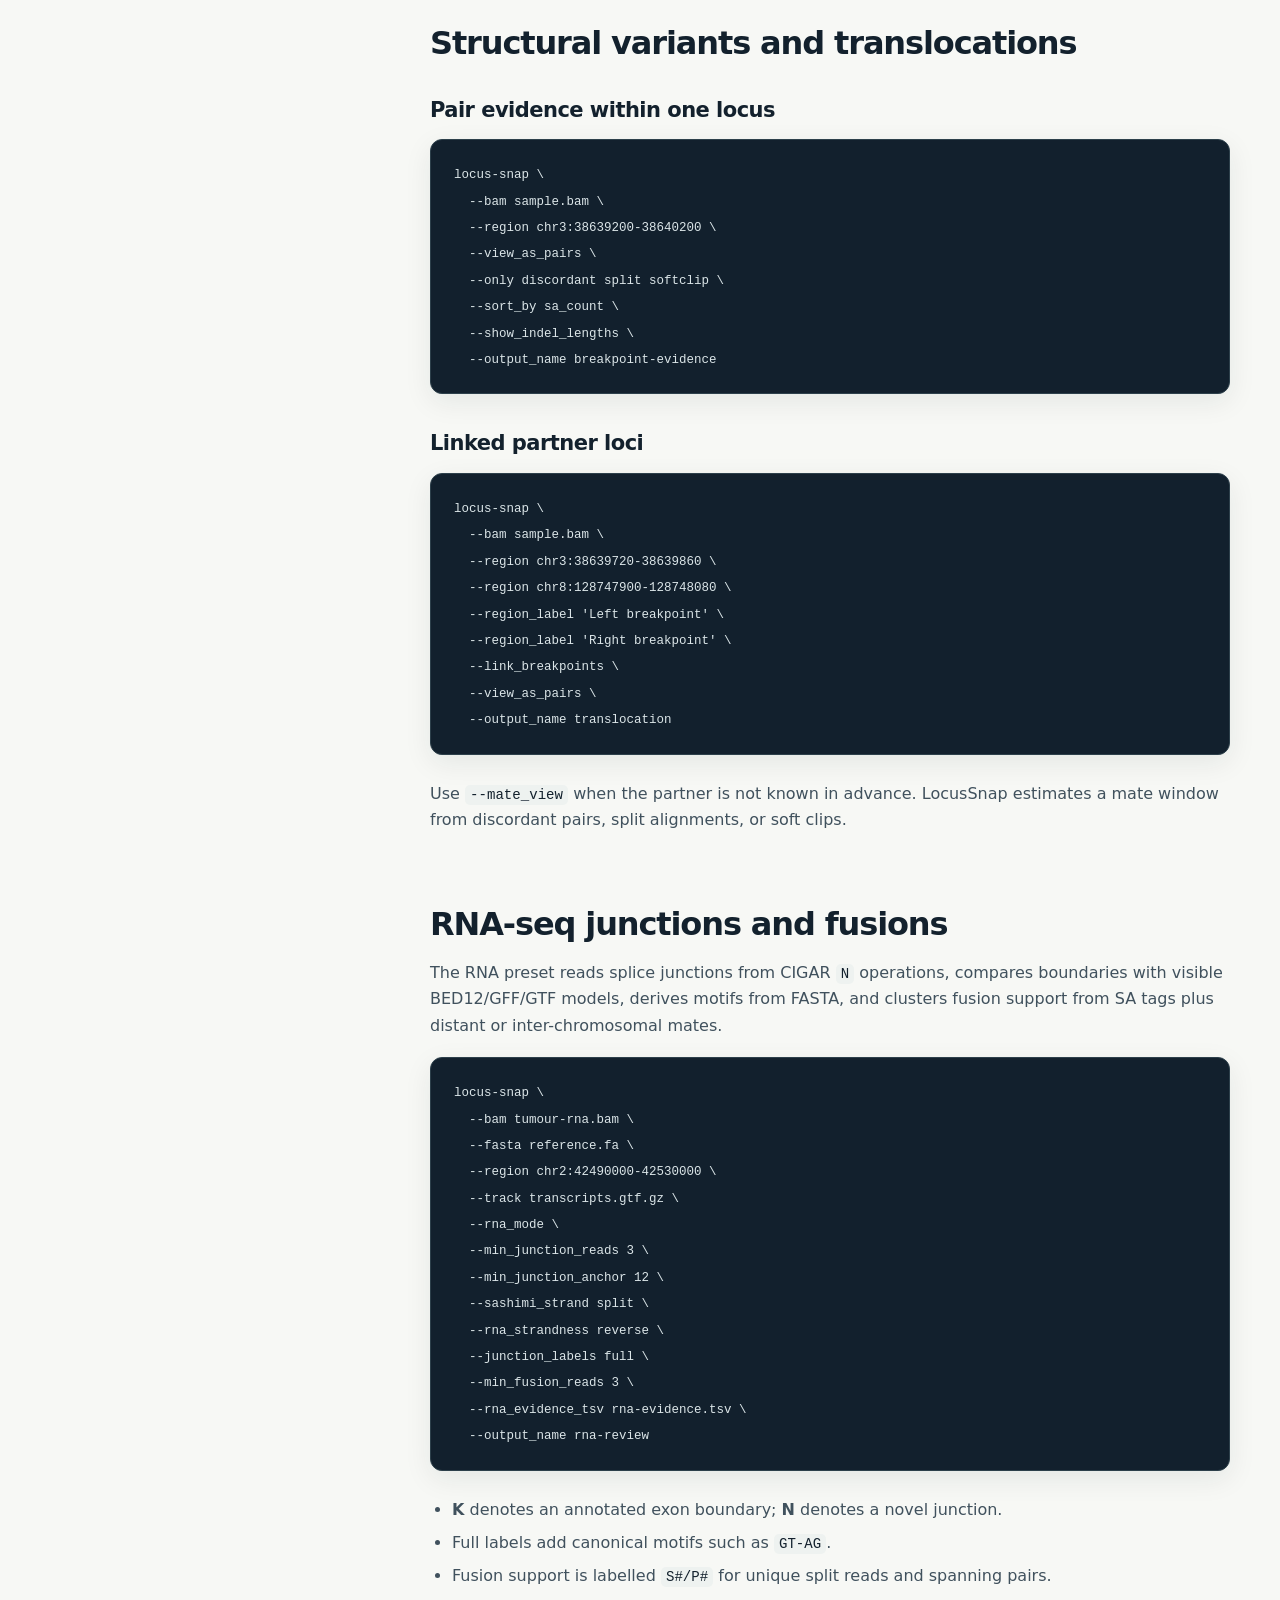
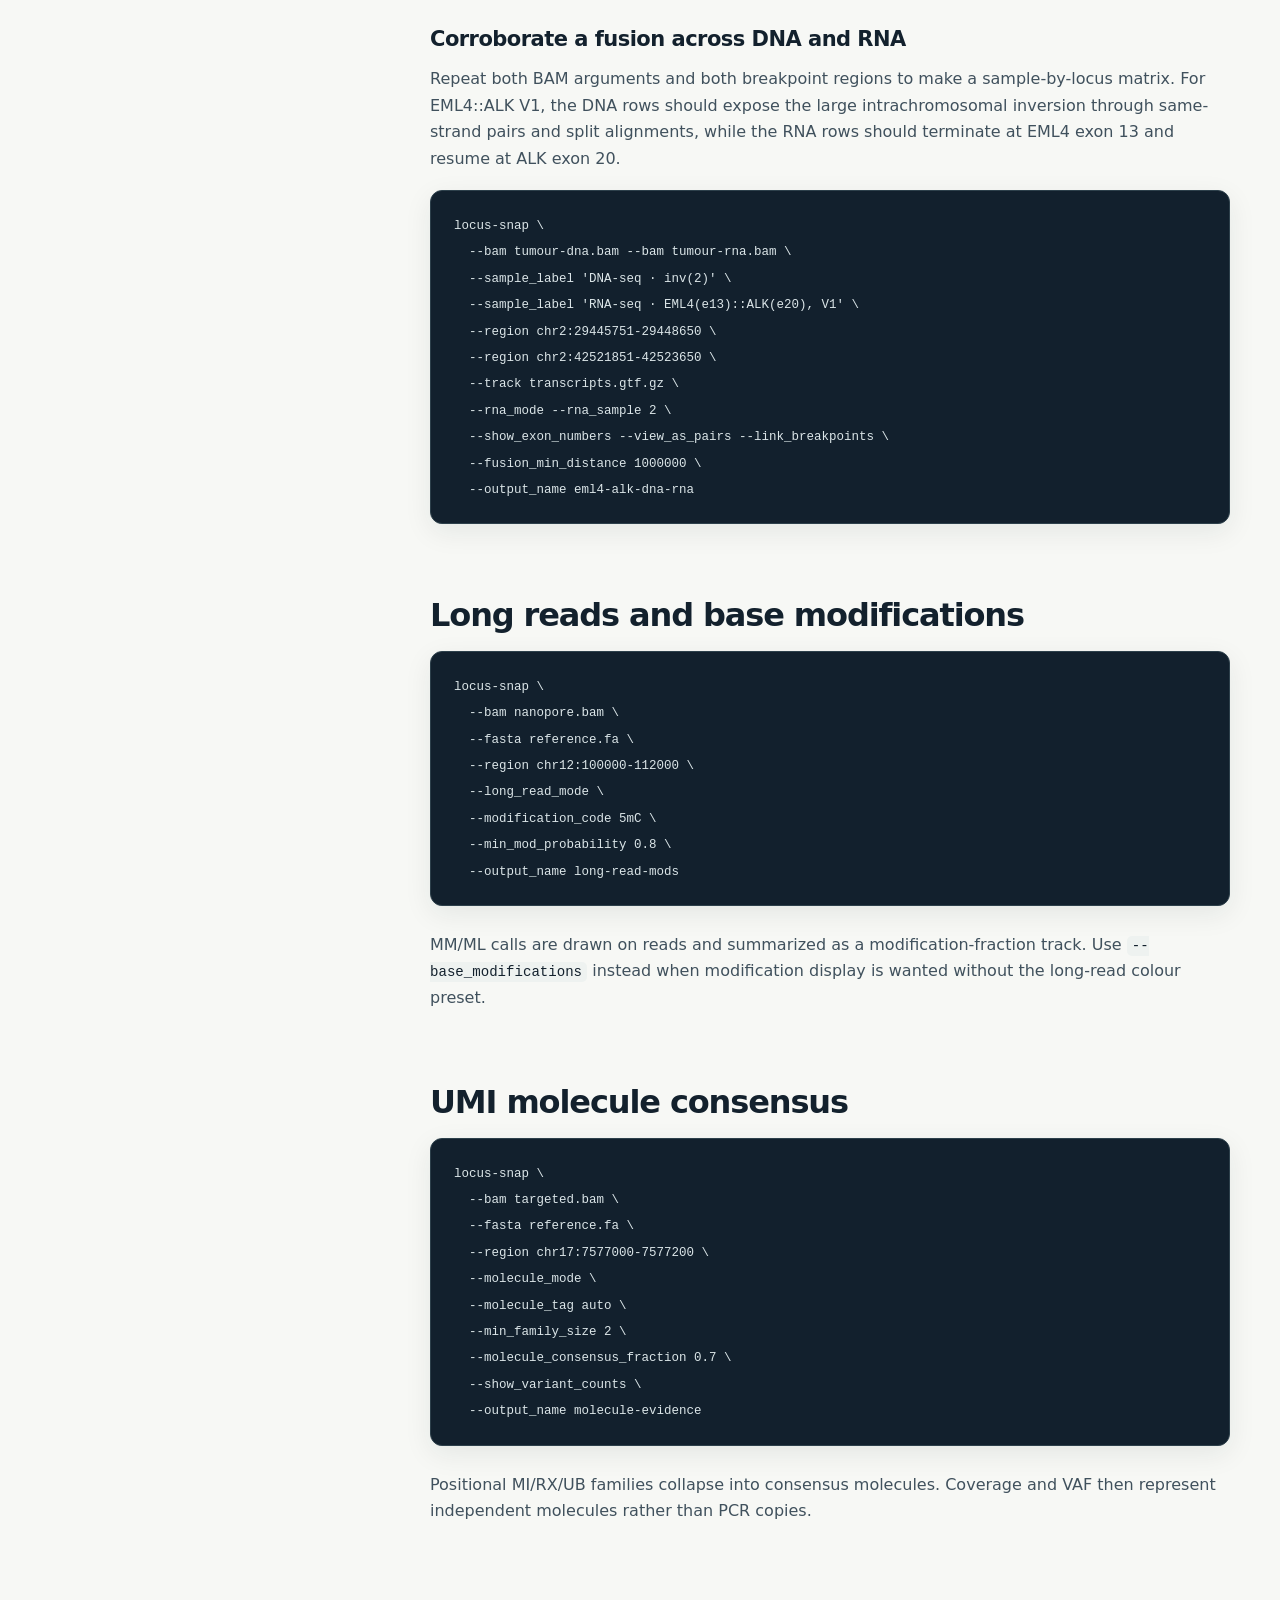
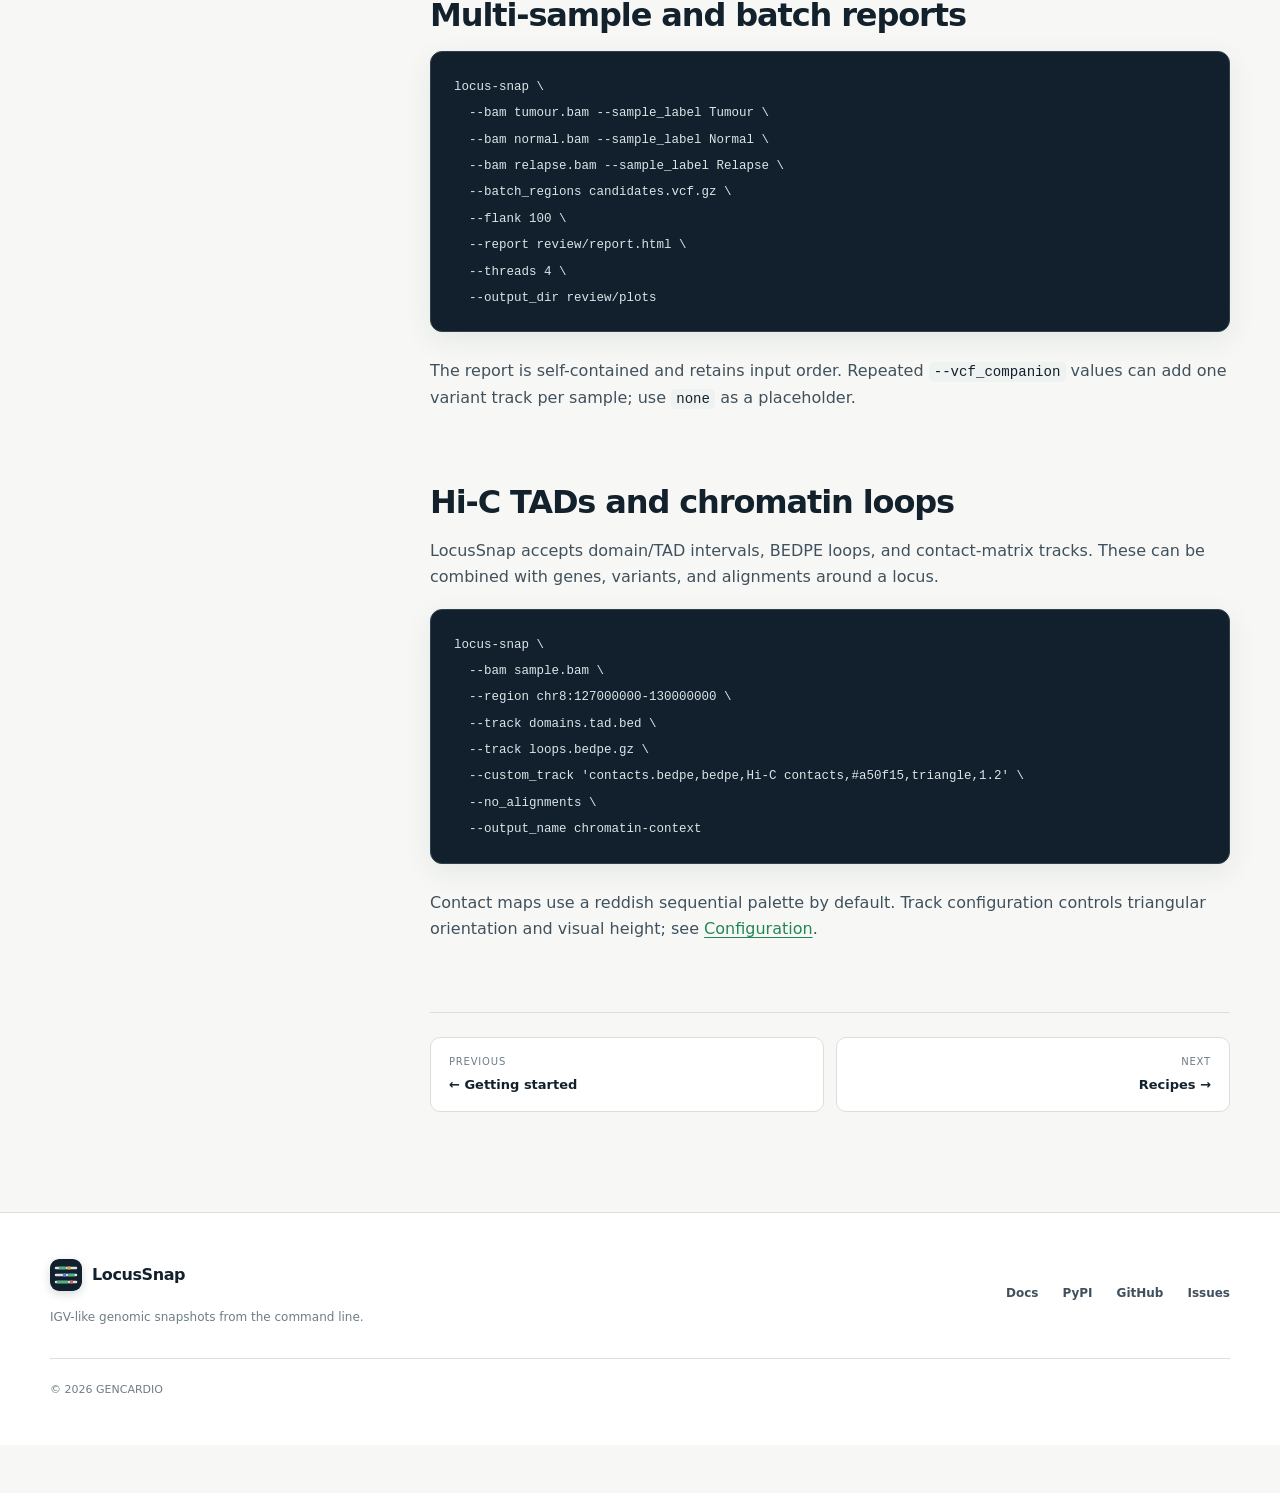
<file: docs/workflows.html>
<!doctype html>
<html lang="en" data-theme="light">
  <head>
    <meta charset="utf-8"><meta name="viewport" content="width=device-width, initial-scale=1">
    <meta name="description" content="Task-based LocusSnap guides for variants, structural events, RNA-seq, long reads, UMI families, cohorts, and chromatin contacts.">
    <meta name="theme-color" content="#12202d"><link rel="icon" href="assets/favicon.svg" type="image/svg+xml"><link rel="stylesheet" href="assets/site.css">
    <title>Workflow guides — LocusSnap documentation</title><script>document.documentElement.dataset.theme = localStorage.getItem("locus-theme") || "light";</script>
  </head>
  <body class="docs-page">
    <a class="skip-link" href="#main">Skip to content</a>
    <header class="site-header" data-header><div class="nav-shell"><a class="brand" href="index.html"><img src="assets/favicon.svg" alt="" width="36" height="36"><span>LocusSnap</span></a><button class="menu-toggle icon-button" type="button" aria-label="Open navigation" aria-expanded="false" data-menu-toggle><svg aria-hidden="true" viewBox="0 0 24 24"><path d="M4 7h16M4 12h16M4 17h16"/></svg></button><nav class="site-nav" aria-label="Main navigation" data-menu><a href="getting-started.html">Start</a><a href="workflows.html" aria-current="page">Workflows</a><a href="recipes.html">Recipes</a><a href="reference.html">Reference</a><a href="gallery.html">Gallery</a><a href="faq.html">FAQ</a></nav><div class="nav-actions"><button class="icon-button theme-toggle" type="button" aria-label="Use dark theme" data-theme-toggle><svg class="sun" aria-hidden="true" viewBox="0 0 24 24"><circle cx="12" cy="12" r="4"/><path d="M12 2v2M12 20v2M4.93 4.93l1.42 1.42M17.65 17.65l1.42 1.42M2 12h2M20 12h2M4.93 19.07l1.42-1.42M17.65 6.35l1.42-1.42"/></svg><svg class="moon" aria-hidden="true" viewBox="0 0 24 24"><path d="M20.5 14.2A8.5 8.5 0 0 1 9.8 3.5a8.5 8.5 0 1 0 10.7 10.7Z"/></svg></button><a class="button button-small button-ghost" href="https://github.com/GENCARDIO/LocusSnap">GitHub</a></div></div></header>
    <main id="main">
      <section class="docs-hero"><div class="page-shell"><p class="eyebrow">Documentation · Analysis</p><h1>Workflow guides</h1><p>Commands for small variants, structural events, RNA-seq, long reads, UMI families, cohorts, and chromatin contacts.</p></div></section>
      <div class="docs-layout">
        <aside class="docs-sidebar"><p class="docs-sidebar-label">Documentation</p><nav><a href="getting-started.html">Getting started</a><a href="workflows.html" aria-current="page">Workflow guides</a><a href="recipes.html">Recipes</a><a href="configuration.html">Configuration</a><a href="reference.html">Reference</a><a href="gallery.html">Gallery</a><a href="faq.html">FAQ</a></nav><p class="docs-sidebar-label">Workflows</p><nav><a href="#small-variants">Small variants</a><a href="#pharmacogenomics">Pharmacogenomics</a><a href="#structural-variants">Structural variants</a><a href="#rna">RNA-seq</a><a href="#long-reads">Long reads</a><a href="#molecules">UMI molecules</a><a href="#batch">Cohort reports</a><a href="#contacts">Hi-C contacts</a></nav></aside>
        <article class="docs-content">
          <p class="docs-lede">Keep windows narrow enough for base-level evidence. Apply <code>--config lab-style.yaml</code> to reuse colours, dimensions, and display defaults.</p>
          <div class="task-grid">
            <a class="task-card" href="#small-variants"><strong>SNV / indel</strong><span>Base sorting, VAF and close zoom.</span></a><a class="task-card" href="#structural-variants"><strong>Breakpoint</strong><span>Discordant pairs, split reads and mates.</span></a><a class="task-card" href="#rna"><strong>RNA-seq</strong><span>Junction classification and fusions.</span></a><a class="task-card" href="#batch"><strong>Cohort</strong><span>Repeated samples and HTML reports.</span></a>
          </div>

          <h2 id="small-variants">Small-variant review</h2>
          <p>Use a FASTA and a close window to reveal mismatches. Sorting by the candidate base moves alternative-supporting reads together; the coverage track can display ALT/depth, VAF, strand counts, base quality, and MAPQ.</p>
          <pre><code>locus-snap \
  --bam tumour.bam \
  --fasta reference.fa \
  --region chr7:55086720-55086950 \
  --sort_by base \
  --sort_base_position 55086812 \
  --show_variant_counts \
  --min_baseq 20 \
  --min_variant_mapq 20 \
  --center_guide \
  --output_name snv-review</code></pre>
          <div class="callout"><strong>Base labels require close zoom.</strong><p>Reference and individual read bases appear only below <code>--max_reference_span</code>. The default threshold is 250 bp.</p></div>

          <h2 id="pharmacogenomics">Phased pharmacogenomic star alleles</h2>
          <p>This GRCh37 example models <strong>CYP2D6*4.001/*1</strong>. <code>wgsim</code> generates two 15× haplotypes as 2×150 bp reads with realistic insert-size and error distributions; BWA-MEM then maps them against the complete hg19 genome. MAPQ 0 primary alignments are deliberately retained, allowing CYP2D6/CYP2D7 homology to create uneven coverage and pale low-confidence read pairs. Five non-reference markers from the legacy *4A/*4.001 definition are phased as <code>1|0</code> and linked to HP1 through the same <code>PS</code> value.</p>
          <pre><code>export LOCUSSNAP_HG19_FASTA=/path/to/ucsc.hg19.fasta
python3 generate_demo_data.py
locus-snap \
  --bam out/demo_data/alignments/demo_cyp2d6_star4.bam \
  --fasta out/demo_data/reference/demo_cyp2d6_reference.fa.gz \
  --region chr22:42522001-42527200 \
  --custom_track 'out/demo_data/annotations/demo_cyp2d6.gtf,gtf,CYP2D6 canonical transcript,#17217a,collapse,0.72' \
  --custom_track 'out/demo_data/variants/demo_cyp2d6_star4.vcf.gz,vcf,Phased VCF · HP1 *4.001 (no function) / HP2 *1,#7a1f5c,expand,1.18' \
  --haplotype_view split --haplotype_filter 1 2 \
  --view_as_pairs --show_exon_numbers --min_mapq 0 \
  --genome hg19 --refseq none \
  --output_name 42_cyp2d6_star4_haplotype</code></pre>
          <img src="assets/images/cyp2d6-star4-haplotype.png" alt="Synthetic CYP2D6 star 4.001 over star 1 locus with a phased VCF track, numbered exons, coverage, and HP1 and HP2 paired-read lanes" width="2400" height="961" loading="lazy">
          <p>The allele naming follows <a href="https://www.pharmvar.org/gene/CYP2D6">PharmVar</a>. The figure is an educational visualization, not a star-allele calling or clinical phenotype report.</p>

          <h2 id="structural-variants">Structural variants and translocations</h2>
          <h3>Pair evidence within one locus</h3>
          <pre><code>locus-snap \
  --bam sample.bam \
  --region chr3:38639200-38640200 \
  --view_as_pairs \
  --only discordant split softclip \
  --sort_by sa_count \
  --show_indel_lengths \
  --output_name breakpoint-evidence</code></pre>
          <h3>Linked partner loci</h3>
          <pre><code>locus-snap \
  --bam sample.bam \
  --region chr3:38639720-38639860 \
  --region chr8:128747900-128748080 \
  --region_label 'Left breakpoint' \
  --region_label 'Right breakpoint' \
  --link_breakpoints \
  --view_as_pairs \
  --output_name translocation</code></pre>
          <p>Use <code>--mate_view</code> when the partner is not known in advance. LocusSnap estimates a mate window from discordant pairs, split alignments, or soft clips.</p>

          <h2 id="rna">RNA-seq junctions and fusions</h2>
          <p>The RNA preset reads splice junctions from CIGAR <code>N</code> operations, compares boundaries with visible BED12/GFF/GTF models, derives motifs from FASTA, and clusters fusion support from SA tags plus distant or inter-chromosomal mates.</p>
          <pre><code>locus-snap \
  --bam tumour-rna.bam \
  --fasta reference.fa \
  --region chr2:42490000-42530000 \
  --track transcripts.gtf.gz \
  --rna_mode \
  --min_junction_reads 3 \
  --min_junction_anchor 12 \
  --sashimi_strand split \
  --rna_strandness reverse \
  --junction_labels full \
  --min_fusion_reads 3 \
  --rna_evidence_tsv rna-evidence.tsv \
  --output_name rna-review</code></pre>
          <ul><li><strong>K</strong> denotes an annotated exon boundary; <strong>N</strong> denotes a novel junction.</li><li>Full labels add canonical motifs such as <code>GT-AG</code>.</li><li>Fusion support is labelled <code>S#/P#</code> for unique split reads and spanning pairs.</li></ul>

          <h3>Corroborate a fusion across DNA and RNA</h3>
          <p>Repeat both BAM arguments and both breakpoint regions to make a sample-by-locus matrix. For EML4::ALK V1, the DNA rows should expose the large intrachromosomal inversion through same-strand pairs and split alignments, while the RNA rows should terminate at EML4 exon 13 and resume at ALK exon 20.</p>
          <pre><code>locus-snap \
  --bam tumour-dna.bam --bam tumour-rna.bam \
  --sample_label 'DNA-seq · inv(2)' \
  --sample_label 'RNA-seq · EML4(e13)::ALK(e20), V1' \
  --region chr2:29445751-29448650 \
  --region chr2:42521851-42523650 \
  --track transcripts.gtf.gz \
  --rna_mode --rna_sample 2 \
  --show_exon_numbers --view_as_pairs --link_breakpoints \
  --fusion_min_distance 1000000 \
  --output_name eml4-alk-dna-rna</code></pre>

          <h2 id="long-reads">Long reads and base modifications</h2>
          <pre><code>locus-snap \
  --bam nanopore.bam \
  --fasta reference.fa \
  --region chr12:100000-112000 \
  --long_read_mode \
  --modification_code 5mC \
  --min_mod_probability 0.8 \
  --output_name long-read-mods</code></pre>
          <p>MM/ML calls are drawn on reads and summarized as a modification-fraction track. Use <code>--base_modifications</code> instead when modification display is wanted without the long-read colour preset.</p>

          <h2 id="molecules">UMI molecule consensus</h2>
          <pre><code>locus-snap \
  --bam targeted.bam \
  --fasta reference.fa \
  --region chr17:7577000-7577200 \
  --molecule_mode \
  --molecule_tag auto \
  --min_family_size 2 \
  --molecule_consensus_fraction 0.7 \
  --show_variant_counts \
  --output_name molecule-evidence</code></pre>
          <p>Positional MI/RX/UB families collapse into consensus molecules. Coverage and VAF then represent independent molecules rather than PCR copies.</p>

          <h2 id="batch">Multi-sample and batch reports</h2>
          <pre><code>locus-snap \
  --bam tumour.bam --sample_label Tumour \
  --bam normal.bam --sample_label Normal \
  --bam relapse.bam --sample_label Relapse \
  --batch_regions candidates.vcf.gz \
  --flank 100 \
  --report review/report.html \
  --threads 4 \
  --output_dir review/plots</code></pre>
          <p>The report is self-contained and retains input order. Repeated <code>--vcf_companion</code> values can add one variant track per sample; use <code>none</code> as a placeholder.</p>

          <h2 id="contacts">Hi-C TADs and chromatin loops</h2>
          <p>LocusSnap accepts domain/TAD intervals, BEDPE loops, and contact-matrix tracks. These can be combined with genes, variants, and alignments around a locus.</p>
          <pre><code>locus-snap \
  --bam sample.bam \
  --region chr8:127000000-130000000 \
  --track domains.tad.bed \
  --track loops.bedpe.gz \
  --custom_track 'contacts.bedpe,bedpe,Hi-C contacts,#a50f15,triangle,1.2' \
  --no_alignments \
  --output_name chromatin-context</code></pre>
          <p>Contact maps use a reddish sequential palette by default. Track configuration controls triangular orientation and visual height; see <a href="configuration.html#tracks">Configuration</a>.</p>

          <nav class="page-nav"><a href="getting-started.html"><small>Previous</small><strong>← Getting started</strong></a><a href="recipes.html"><small>Next</small><strong>Recipes →</strong></a></nav>
        </article>
      </div>
    </main>
    <footer class="site-footer"><div class="page-shell footer-grid"><div><a class="brand footer-brand" href="index.html"><img src="assets/favicon.svg" alt="" width="32" height="32"><span>LocusSnap</span></a><p>IGV-like genomic snapshots from the command line.</p></div><nav><a href="getting-started.html">Docs</a><a href="https://pypi.org/project/locus-snap/">PyPI</a><a href="https://github.com/GENCARDIO/LocusSnap">GitHub</a><a href="https://github.com/GENCARDIO/LocusSnap/issues">Issues</a></nav><p class="copyright">© <span data-year>2026</span> GENCARDIO</p></div></footer><div class="toast" role="status" aria-live="polite" data-toast></div><script src="assets/site.js"></script>
  </body>
</html>
</file>
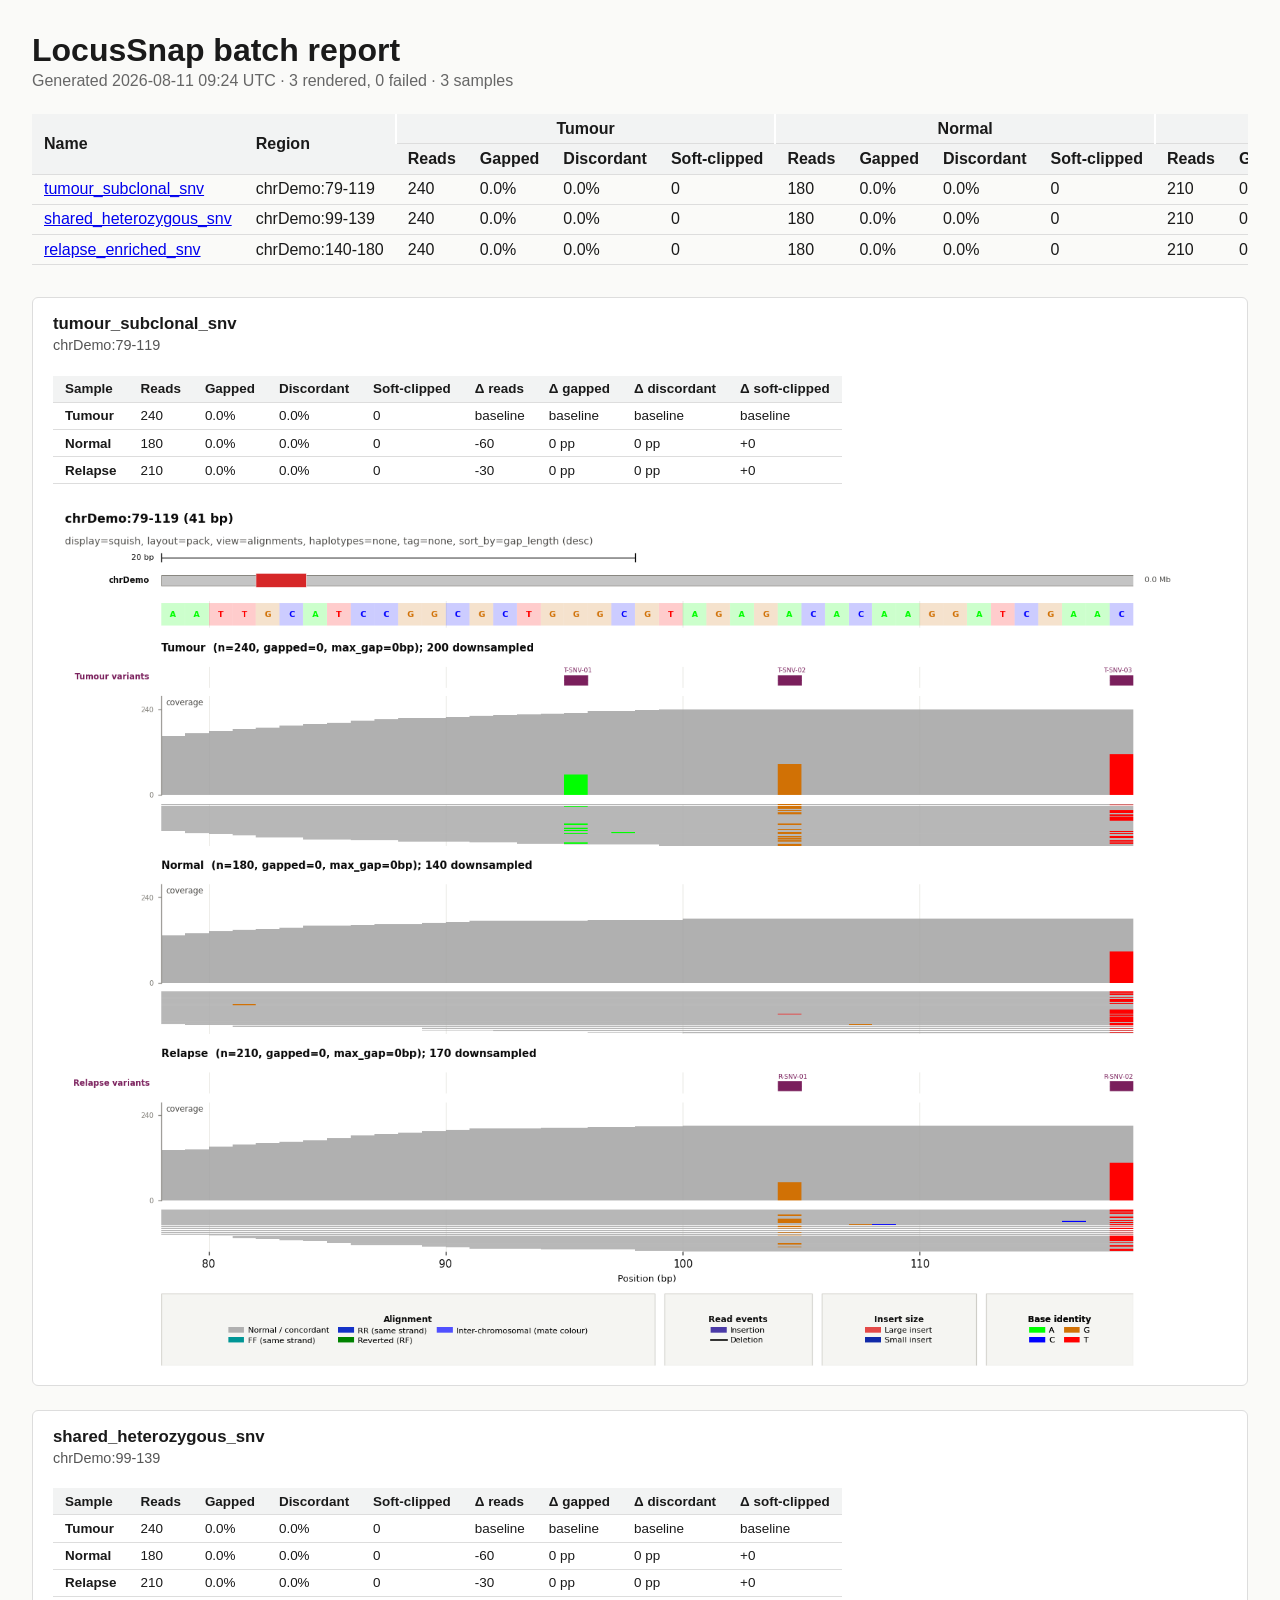
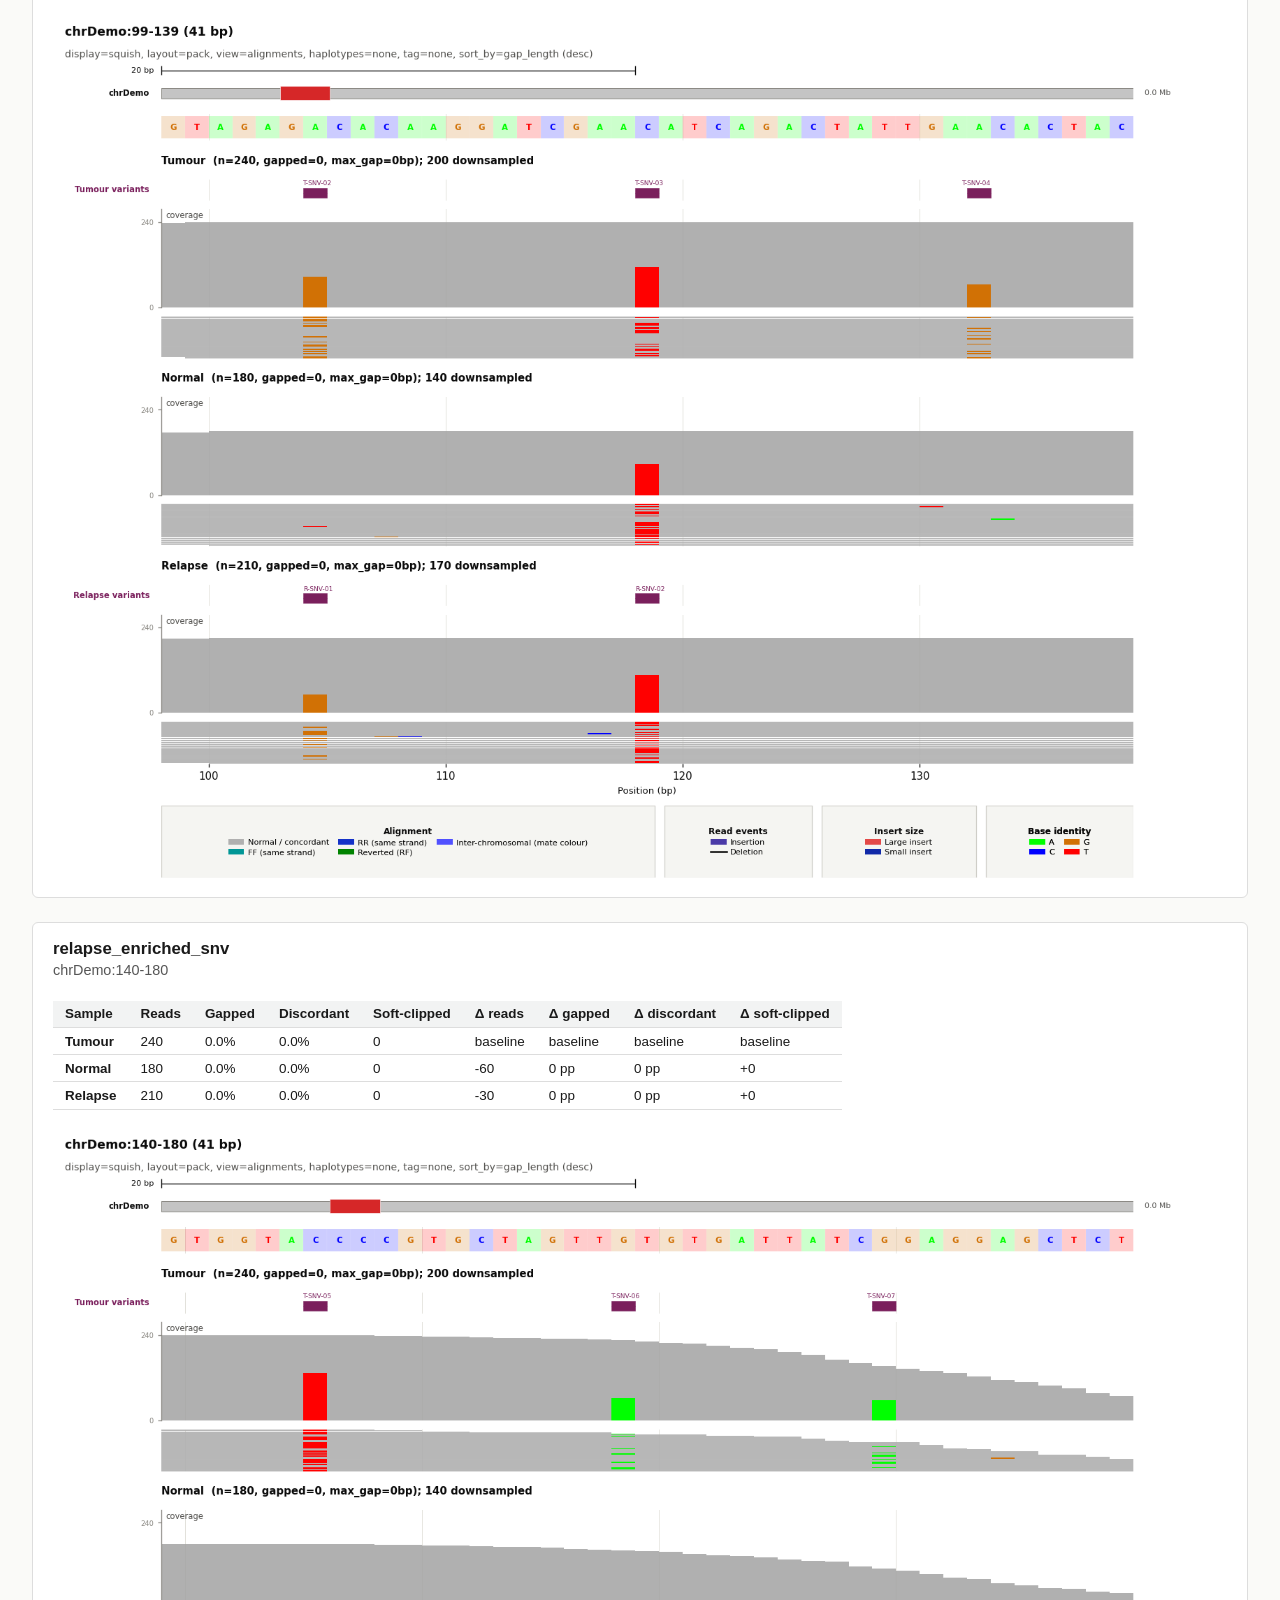
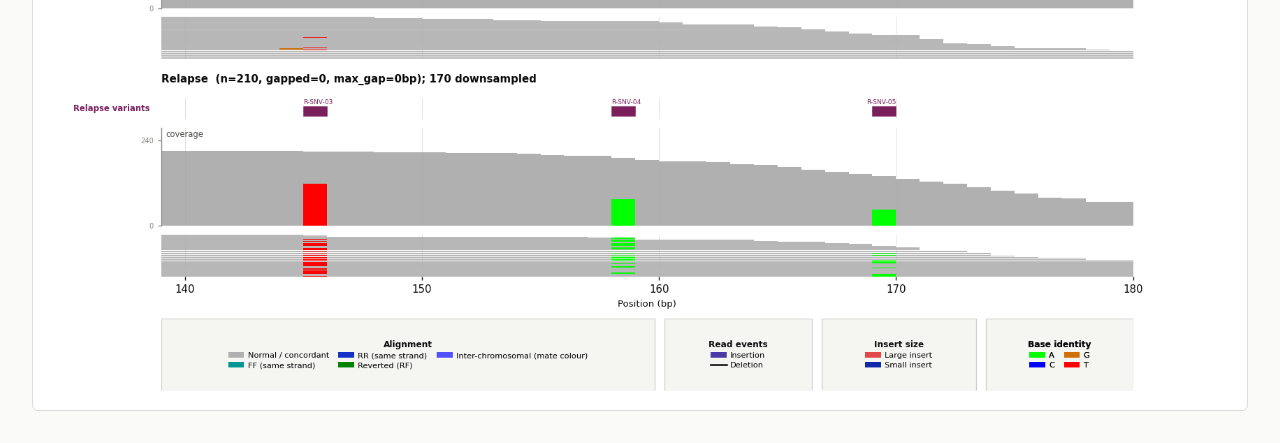
<file: out/multi_sample_batch/35_multi_sample_batch_report.html>
<!doctype html>
<html>
<head>
<meta charset="utf-8">
<title>LocusSnap batch report</title>
<style>
  body { font-family: -apple-system, Helvetica, Arial, sans-serif; margin: 2rem;
         color: #1a1a1a; background: #fafaf8; }
  h1 { margin-bottom: 0.2rem; }
  .meta { color: #666; margin-top: 0; margin-bottom: 1.5rem; }
  .table-scroll { overflow-x: auto; }
  table { border-collapse: collapse; margin-bottom: 2rem; white-space: nowrap; }
  th, td { padding: 0.35rem 0.75rem; border-bottom: 1px solid #ddd; text-align: left; }
  thead th { background: #f2f3f3; }
  th.sample-group { text-align: center; border-left: 2px solid #fff; }
  tr.failed td { color: #a33; }
  .card { border: 1px solid #ddd; border-radius: 6px; padding: 1rem 1.25rem;
           margin-bottom: 1.5rem; background: #fff; }
  .card.failed { background: #fff5f5; border-color: #e0b4b4; }
  .card h2 { margin-top: 0; margin-bottom: 0.2rem; font-size: 1.05rem; }
  .card .region { color: #555; margin-top: 0; font-size: 0.9rem; }
  .card .error { color: #a33; font-family: monospace; white-space: pre-wrap; }
  .card img { max-width: 100%; height: auto; display: block; margin-top: 0.5rem; }
  .sample-metrics { margin: 0.5rem 0 1rem; font-size: 0.84rem; }
  .sample-metrics th[scope='row'] { background: transparent; }
</style>
</head>
<body>
<h1>LocusSnap batch report</h1>
<p class="meta">Generated 2026-08-11 09:24 UTC &middot; 3 rendered, 0 failed &middot; 3 samples</p>
<div class="table-scroll"><table>
<thead><tr><th rowspan='2'>Name</th><th rowspan='2'>Region</th><th class='sample-group' colspan='4'>Tumour</th><th class='sample-group' colspan='4'>Normal</th><th class='sample-group' colspan='4'>Relapse</th></tr><tr><th>Reads</th><th>Gapped</th><th>Discordant</th><th>Soft-clipped</th><th>Reads</th><th>Gapped</th><th>Discordant</th><th>Soft-clipped</th><th>Reads</th><th>Gapped</th><th>Discordant</th><th>Soft-clipped</th></tr></thead>
<tbody>
<tr><td><a href='#tumour_subclonal_snv'>tumour_subclonal_snv</a></td><td>chrDemo:79-119</td><td>240</td><td>0.0%</td><td>0.0%</td><td>0</td><td>180</td><td>0.0%</td><td>0.0%</td><td>0</td><td>210</td><td>0.0%</td><td>0.0%</td><td>0</td></tr><tr><td><a href='#shared_heterozygous_snv'>shared_heterozygous_snv</a></td><td>chrDemo:99-139</td><td>240</td><td>0.0%</td><td>0.0%</td><td>0</td><td>180</td><td>0.0%</td><td>0.0%</td><td>0</td><td>210</td><td>0.0%</td><td>0.0%</td><td>0</td></tr><tr><td><a href='#relapse_enriched_snv'>relapse_enriched_snv</a></td><td>chrDemo:140-180</td><td>240</td><td>0.0%</td><td>0.0%</td><td>0</td><td>180</td><td>0.0%</td><td>0.0%</td><td>0</td><td>210</td><td>0.0%</td><td>0.0%</td><td>0</td></tr>
</tbody>
</table></div>
<section class='card' id='tumour_subclonal_snv'><h2>tumour_subclonal_snv</h2><p class='region'>chrDemo:79-119</p><div class='table-scroll'><table class='sample-metrics'><thead><tr><th>Sample</th><th>Reads</th><th>Gapped</th><th>Discordant</th><th>Soft-clipped</th><th>&Delta; reads</th><th>&Delta; gapped</th><th>&Delta; discordant</th><th>&Delta; soft-clipped</th></tr></thead><tbody><tr><th scope='row'>Tumour</th><td>240</td><td>0.0%</td><td>0.0%</td><td>0</td><td>baseline</td><td>baseline</td><td>baseline</td><td>baseline</td></tr><tr><th scope='row'>Normal</th><td>180</td><td>0.0%</td><td>0.0%</td><td>0</td><td>-60</td><td>0 pp</td><td>0 pp</td><td>+0</td></tr><tr><th scope='row'>Relapse</th><td>210</td><td>0.0%</td><td>0.0%</td><td>0</td><td>-30</td><td>0 pp</td><td>0 pp</td><td>+0</td></tr></tbody></table></div><img src='[data-uri]' alt='tumour_subclonal_snv'></section><section class='card' id='shared_heterozygous_snv'><h2>shared_heterozygous_snv</h2><p class='region'>chrDemo:99-139</p><div class='table-scroll'><table class='sample-metrics'><thead><tr><th>Sample</th><th>Reads</th><th>Gapped</th><th>Discordant</th><th>Soft-clipped</th><th>&Delta; reads</th><th>&Delta; gapped</th><th>&Delta; discordant</th><th>&Delta; soft-clipped</th></tr></thead><tbody><tr><th scope='row'>Tumour</th><td>240</td><td>0.0%</td><td>0.0%</td><td>0</td><td>baseline</td><td>baseline</td><td>baseline</td><td>baseline</td></tr><tr><th scope='row'>Normal</th><td>180</td><td>0.0%</td><td>0.0%</td><td>0</td><td>-60</td><td>0 pp</td><td>0 pp</td><td>+0</td></tr><tr><th scope='row'>Relapse</th><td>210</td><td>0.0%</td><td>0.0%</td><td>0</td><td>-30</td><td>0 pp</td><td>0 pp</td><td>+0</td></tr></tbody></table></div><img src='[data-uri]' alt='shared_heterozygous_snv'></section><section class='card' id='relapse_enriched_snv'><h2>relapse_enriched_snv</h2><p class='region'>chrDemo:140-180</p><div class='table-scroll'><table class='sample-metrics'><thead><tr><th>Sample</th><th>Reads</th><th>Gapped</th><th>Discordant</th><th>Soft-clipped</th><th>&Delta; reads</th><th>&Delta; gapped</th><th>&Delta; discordant</th><th>&Delta; soft-clipped</th></tr></thead><tbody><tr><th scope='row'>Tumour</th><td>240</td><td>0.0%</td><td>0.0%</td><td>0</td><td>baseline</td><td>baseline</td><td>baseline</td><td>baseline</td></tr><tr><th scope='row'>Normal</th><td>180</td><td>0.0%</td><td>0.0%</td><td>0</td><td>-60</td><td>0 pp</td><td>0 pp</td><td>+0</td></tr><tr><th scope='row'>Relapse</th><td>210</td><td>0.0%</td><td>0.0%</td><td>0</td><td>-30</td><td>0 pp</td><td>0 pp</td><td>+0</td></tr></tbody></table></div><img src='[data-uri]' alt='relapse_enriched_snv'></section>
</body>
</html>
</file>
<file: docs/assets/site.css>
:root {
  color-scheme: light;
  --ink: #13212d;
  --ink-soft: #40515d;
  --ink-faint: #6e7d86;
  --paper: #f7f8f5;
  --surface: #ffffff;
  --surface-soft: #eef2f0;
  --line: #d8dfdc;
  --line-strong: #b8c5c1;
  --nav: rgb(247 248 245 / 88%);
  --hero: #12202d;
  --hero-soft: #1a2e3c;
  --green: #46b97a;
  --green-dark: #238755;
  --blue: #4c7edb;
  --gold: #dca53a;
  --red: #d95d55;
  --shadow-sm: 0 8px 28px rgb(17 32 43 / 8%);
  --shadow-lg: 0 28px 70px rgb(8 20 28 / 18%);
  --radius-sm: 10px;
  --radius: 18px;
  --radius-lg: 26px;
  --shell: min(1180px, calc(100% - 40px));
  --mono: "SFMono-Regular", Consolas, "Liberation Mono", monospace;
  --sans: Inter, ui-sans-serif, system-ui, -apple-system, BlinkMacSystemFont, "Segoe UI", sans-serif;
}

html[data-theme="dark"] {
  color-scheme: dark;
  --ink: #edf3f1;
  --ink-soft: #b3c0c4;
  --ink-faint: #83949a;
  --paper: #101a21;
  --surface: #17242c;
  --surface-soft: #1d2d35;
  --line: #2d4048;
  --line-strong: #405760;
  --nav: rgb(16 26 33 / 88%);
  --shadow-sm: 0 8px 28px rgb(0 0 0 / 18%);
  --shadow-lg: 0 28px 70px rgb(0 0 0 / 32%);
}

*, *::before, *::after { box-sizing: border-box; }

html {
  scroll-behavior: smooth;
  scroll-padding-top: 88px;
  background: var(--paper);
}

body {
  margin: 0;
  color: var(--ink);
  background: var(--paper);
  font-family: var(--sans);
  font-size: 16px;
  line-height: 1.65;
  -webkit-font-smoothing: antialiased;
  overflow-x: hidden;
}

body::selection { color: #0d1b24; background: #91dfb5; }

img { display: block; max-width: 100%; }
button, input { font: inherit; }
button, a { -webkit-tap-highlight-color: transparent; }
a { color: inherit; }

.skip-link {
  position: fixed;
  z-index: 999;
  top: 8px;
  left: 8px;
  padding: 8px 14px;
  color: white;
  background: var(--green-dark);
  border-radius: 8px;
  transform: translateY(-150%);
}

.skip-link:focus { transform: translateY(0); }
.page-shell { width: var(--shell); margin-inline: auto; }

.site-header {
  position: fixed;
  z-index: 100;
  top: 0;
  right: 0;
  left: 0;
  height: 72px;
  color: var(--ink);
  background: var(--nav);
  border-bottom: 1px solid transparent;
  backdrop-filter: blur(18px);
  -webkit-backdrop-filter: blur(18px);
  transition: border-color 180ms ease, box-shadow 180ms ease;
}

.site-header.is-scrolled { border-color: var(--line); box-shadow: 0 4px 20px rgb(12 25 33 / 6%); }

.nav-shell {
  width: var(--shell);
  height: 100%;
  margin-inline: auto;
  display: flex;
  align-items: center;
  gap: 28px;
}

.brand {
  display: inline-flex;
  align-items: center;
  gap: 10px;
  color: var(--ink);
  font-size: 18px;
  font-weight: 800;
  letter-spacing: -0.025em;
  text-decoration: none;
}

.brand img { border-radius: 9px; box-shadow: 0 3px 10px rgb(10 25 35 / 16%); }

.site-nav {
  margin-left: auto;
  display: flex;
  align-items: center;
  gap: 26px;
}

.site-nav a {
  color: var(--ink-soft);
  font-size: 14px;
  font-weight: 650;
  text-decoration: none;
  transition: color 160ms ease;
}

.site-nav a:hover { color: var(--ink); }
.site-nav a[aria-current="page"] { color: var(--green-dark); }
.nav-actions { display: flex; align-items: center; gap: 10px; }

.icon-button {
  width: 40px;
  height: 40px;
  padding: 0;
  display: inline-grid;
  place-items: center;
  color: var(--ink-soft);
  background: transparent;
  border: 1px solid var(--line);
  border-radius: 10px;
  cursor: pointer;
}

.icon-button svg { width: 18px; fill: none; stroke: currentColor; stroke-width: 1.8; stroke-linecap: round; stroke-linejoin: round; }
.icon-button:hover { color: var(--ink); border-color: var(--line-strong); }
.theme-toggle .moon { display: none; }
html[data-theme="dark"] .theme-toggle .sun { display: none; }
html[data-theme="dark"] .theme-toggle .moon { display: block; }
.menu-toggle { display: none; margin-left: auto; }

.button {
  min-height: 46px;
  padding: 0 20px;
  display: inline-flex;
  align-items: center;
  justify-content: center;
  gap: 8px;
  border: 1px solid transparent;
  border-radius: 11px;
  font-size: 14px;
  font-weight: 750;
  text-decoration: none;
  transition: transform 160ms ease, background 160ms ease, border-color 160ms ease, box-shadow 160ms ease;
}

.button:hover { transform: translateY(-2px); }
.button svg { width: 16px; fill: none; stroke: currentColor; stroke-width: 2; }
.button-small { min-height: 40px; padding-inline: 14px; }
.button-primary { color: #0d291b; background: var(--green); box-shadow: 0 7px 24px rgb(70 185 122 / 22%); }
.button-primary:hover { background: #5acb8c; box-shadow: 0 10px 28px rgb(70 185 122 / 28%); }
.button-secondary { color: white; background: rgb(255 255 255 / 7%); border-color: rgb(255 255 255 / 22%); }
.button-secondary:hover { background: rgb(255 255 255 / 12%); border-color: rgb(255 255 255 / 34%); }
.button-ghost { color: var(--ink); border-color: var(--line); }
.button-ghost:hover { background: var(--surface); border-color: var(--line-strong); }

.hero {
  min-height: 745px;
  padding: 152px 0 92px;
  color: white;
  background:
    radial-gradient(circle at 90% 20%, rgb(76 126 219 / 17%), transparent 31%),
    radial-gradient(circle at 8% 88%, rgb(70 185 122 / 12%), transparent 32%),
    var(--hero);
  overflow: hidden;
}

.hero-grid {
  display: grid;
  grid-template-columns: minmax(410px, .86fr) minmax(530px, 1.14fr);
  align-items: center;
  gap: 68px;
}

.eyebrow {
  margin: 0 0 16px;
  color: var(--green-dark);
  font-size: 12px;
  line-height: 1.3;
  font-weight: 850;
  letter-spacing: .13em;
  text-transform: uppercase;
}

.hero .eyebrow { color: #8fddaF; }
.status-dot { width: 7px; height: 7px; margin-right: 7px; display: inline-block; background: var(--green); border-radius: 50%; box-shadow: 0 0 0 4px rgb(70 185 122 / 14%); }

h1, h2, h3, p { overflow-wrap: break-word; }
h1, h2, h3 { margin-top: 0; line-height: 1.08; letter-spacing: -.045em; }
h1 { margin-bottom: 24px; font-size: clamp(48px, 5.2vw, 74px); font-weight: 820; }
h1 span { color: #8fddaf; }
h2 { margin-bottom: 18px; font-size: clamp(36px, 4vw, 54px); font-weight: 810; }
h3 { margin-bottom: 12px; font-size: 23px; font-weight: 780; }

.hero-copy, .hero-visual, .quickstart-copy, .code-window { min-width: 0; }
.hero-lede { max-width: 590px; margin: 0 0 30px; color: #b9c7cd; font-size: 18px; line-height: 1.7; }
.hero-actions { display: flex; flex-wrap: wrap; gap: 12px; }

.install-strip {
  max-width: 415px;
  min-height: 49px;
  margin-top: 28px;
  padding: 6px 7px 6px 15px;
  display: flex;
  align-items: center;
  gap: 10px;
  color: #dfe8eb;
  background: rgb(5 14 20 / 38%);
  border: 1px solid rgb(255 255 255 / 13%);
  border-radius: 11px;
}

.install-strip .prompt { color: var(--green); font-family: var(--mono); }
.install-strip code { font-family: var(--mono); font-size: 13px; }
.install-strip button, .code-header button {
  margin-left: auto;
  padding: 7px 10px;
  display: inline-flex;
  align-items: center;
  gap: 6px;
  color: #b9c7cd;
  background: transparent;
  border: 0;
  border-radius: 7px;
  font-size: 12px;
  cursor: pointer;
}

.install-strip button:hover, .code-header button:hover { color: white; background: rgb(255 255 255 / 8%); }
.install-strip svg, .code-header svg { width: 15px; fill: none; stroke: currentColor; stroke-width: 1.8; stroke-linecap: round; stroke-linejoin: round; }
.check-icon { display: none; }
.is-copied .copy-icon { display: none; }
.is-copied .check-icon { display: block; color: var(--green); }

.hero-visual { position: relative; }
.hero-visual::before {
  content: "";
  position: absolute;
  z-index: 0;
  inset: -45px -65px;
  background-image: linear-gradient(rgb(255 255 255 / 4%) 1px, transparent 1px), linear-gradient(90deg, rgb(255 255 255 / 4%) 1px, transparent 1px);
  background-size: 34px 34px;
  mask-image: radial-gradient(ellipse, black 22%, transparent 70%);
}

.plot-window {
  position: relative;
  z-index: 1;
  padding: 8px;
  background: #f4f5f2;
  border: 1px solid rgb(255 255 255 / 17%);
  border-radius: 16px;
  box-shadow: var(--shadow-lg);
  transform: rotate(1.2deg);
}

.plot-toolbar { height: 37px; padding: 0 5px; display: flex; align-items: center; gap: 11px; color: #4d5a61; font-family: var(--mono); font-size: 10px; }
.window-dots { display: flex; gap: 5px; }
.window-dots i { width: 7px; height: 7px; background: #c7d0ce; border-radius: 50%; }
.window-dots i:nth-child(1) { background: #d95d55; }
.window-dots i:nth-child(2) { background: #dca53a; }
.window-dots i:nth-child(3) { background: #46b97a; }
.toolbar-badge { margin-left: auto; padding: 3px 6px; color: #5d6d74; background: #e3e8e6; border-radius: 5px; }
.plot-window > img { width: 100%; border: 1px solid #d7dcda; border-radius: 8px; }

.base-key {
  position: absolute;
  z-index: 3;
  right: -9px;
  bottom: -34px;
  padding: 11px 14px;
  display: flex;
  gap: 13px;
  color: #aebec4;
  background: #192a36;
  border: 1px solid rgb(255 255 255 / 10%);
  border-radius: 10px;
  box-shadow: var(--shadow-sm);
  font-size: 9px;
}

.base-key span { display: flex; align-items: center; gap: 4px; }
.base-key i { font-family: var(--mono); font-size: 11px; font-style: normal; font-weight: 900; }
.base-a { color: var(--green); } .base-c { color: var(--blue); } .base-g { color: var(--gold); } .base-t { color: var(--red); }

.proof-strip { background: var(--surface); border-bottom: 1px solid var(--line); }
.proof-grid { min-height: 103px; display: grid; grid-template-columns: repeat(4, 1fr); align-items: center; }
.proof-grid > div { padding: 9px 28px; border-left: 1px solid var(--line); }
.proof-grid > div:first-child { padding-left: 0; border-left: 0; }
.proof-grid strong, .proof-grid span { display: block; }
.proof-grid strong { color: var(--ink); font-size: 16px; }
.proof-grid span { color: var(--ink-faint); font-size: 12px; }

.section { padding-top: 112px; padding-bottom: 112px; }
.section-heading { margin-bottom: 48px; display: grid; grid-template-columns: 1fr minmax(300px, 440px); align-items: end; gap: 60px; }
.section-heading h2 { margin-bottom: 0; }
.section-heading > p { margin: 0 0 5px; color: var(--ink-soft); }

.feature-grid { display: grid; grid-template-columns: repeat(3, 1fr); gap: 16px; }
.feature-card {
  min-height: 308px;
  padding: 30px;
  background: var(--surface);
  border: 1px solid var(--line);
  border-radius: var(--radius);
  box-shadow: var(--shadow-sm);
  transition: border-color 180ms ease, transform 180ms ease;
}
.feature-card:hover { border-color: var(--line-strong); transform: translateY(-3px); }
.feature-card > p:last-child { margin-bottom: 0; color: var(--ink-soft); }
.feature-wide { grid-column: span 2; }
.card-kicker { margin: 0 0 8px; color: var(--green-dark); font-size: 11px; font-weight: 850; letter-spacing: .1em; text-transform: uppercase; }

.feature-icon { width: 54px; height: 54px; margin-bottom: 30px; color: var(--ink); background: var(--surface-soft); border: 1px solid var(--line); border-radius: 14px; }
.alignment-icon { padding: 12px 9px; display: flex; flex-direction: column; justify-content: space-around; }
.alignment-icon span { height: 4px; background: var(--line-strong); border-radius: 3px; }
.alignment-icon span:nth-child(1) { width: 70%; background: var(--blue); }
.alignment-icon span:nth-child(2) { width: 92%; margin-left: 8%; background: var(--green); }
.alignment-icon span:nth-child(3) { width: 55%; margin-left: 20%; background: var(--red); }
.coverage-icon { padding: 10px 9px; display: flex; align-items: end; gap: 3px; }
.coverage-icon span { flex: 1; height: 32%; background: var(--green); border-radius: 3px 3px 1px 1px; }
.coverage-icon span:nth-child(2) { height: 58%; }.coverage-icon span:nth-child(3) { height: 85%; }.coverage-icon span:nth-child(4) { height: 50%; }.coverage-icon span:nth-child(5) { height: 70%; }
.tracks-icon { padding: 12px 9px; display: flex; flex-direction: column; justify-content: space-around; }
.tracks-icon span { height: 3px; background: var(--blue); border-radius: 2px; position: relative; }
.tracks-icon span::after { content: ""; position: absolute; right: 7px; top: -3px; width: 7px; height: 7px; background: currentColor; border-radius: 2px; }
.tracks-icon span:nth-child(2) { width: 75%; color: var(--green); background: var(--green); }
.tracks-icon span:nth-child(3) { width: 90%; margin-left: 10%; color: var(--gold); background: var(--gold); }
.zoom-icon { padding: 13px 5px; display: flex; align-items: center; justify-content: space-around; font-family: var(--mono); font-size: 13px; font-weight: 900; color: var(--green); }
.zoom-icon span { color: var(--blue); }.zoom-icon i { color: var(--red); font-style: normal; }.zoom-icon::first-letter { color: var(--green); }
.tag-list { margin: 24px 0 0; padding: 0; display: flex; flex-wrap: wrap; gap: 7px; list-style: none; }
.tag-list li { padding: 5px 9px; color: var(--ink-soft); background: var(--surface-soft); border: 1px solid var(--line); border-radius: 6px; font-size: 11px; font-weight: 650; }
.styling-card { min-height: 260px; display: flex; align-items: center; gap: 36px; background: linear-gradient(135deg, var(--surface), var(--surface-soft)); }
.styling-card > div:first-child { flex: 1; }
.styling-card p:last-child { margin-bottom: 0; color: var(--ink-soft); }
.style-swatch { width: 145px; height: 145px; padding: 25px; display: grid; grid-template-columns: 1fr 1fr; gap: 8px; background: var(--surface); border: 1px solid var(--line); border-radius: 50%; box-shadow: var(--shadow-sm); transform: rotate(12deg); }
.style-swatch span { background: var(--swatch); border-radius: 50%; }

.docs-overview { padding-top: 24px; }
.docs-card-grid { display: grid; grid-template-columns: repeat(3, 1fr); gap: 16px; }
.docs-card {
  min-height: 205px;
  padding: 27px;
  display: flex;
  flex-direction: column;
  color: var(--ink);
  background: var(--surface);
  border: 1px solid var(--line);
  border-radius: var(--radius);
  box-shadow: var(--shadow-sm);
  text-decoration: none;
  transition: border-color 180ms ease, transform 180ms ease, box-shadow 180ms ease;
}
.docs-card:hover { border-color: var(--green); box-shadow: 0 12px 34px rgb(35 135 85 / 11%); transform: translateY(-3px); }
.docs-card-number { margin-bottom: auto; color: var(--green-dark); font-family: var(--mono); font-size: 11px; font-weight: 800; }
.docs-card strong { margin: 26px 0 6px; font-size: 18px; letter-spacing: -.02em; }
.docs-card small { color: var(--ink-soft); font-size: 12px; line-height: 1.55; }

/* Documentation pages */
.docs-page { padding-top: 72px; }
.docs-hero { padding: 76px 0 54px; color: white; background: var(--hero); }
.docs-hero .eyebrow { color: #8fddaf; }
.docs-hero h1 { max-width: 850px; margin-bottom: 15px; font-size: clamp(40px, 5vw, 62px); }
.docs-hero p:last-child { max-width: 760px; margin: 0; color: #b9c7cd; font-size: 17px; }
.docs-layout { width: var(--shell); margin: 0 auto; padding: 64px 0 100px; display: grid; grid-template-columns: 235px minmax(0, 800px); justify-content: space-between; gap: 72px; }
.docs-sidebar { align-self: start; position: sticky; top: 103px; }
.docs-sidebar-label { margin: 0 0 10px; color: var(--ink-faint); font-size: 10px; font-weight: 850; letter-spacing: .12em; text-transform: uppercase; }
.docs-sidebar nav { display: grid; gap: 3px; }
.docs-sidebar nav + .docs-sidebar-label { margin-top: 27px; }
.docs-sidebar a { padding: 7px 10px; color: var(--ink-soft); border-radius: 7px; font-size: 13px; font-weight: 650; text-decoration: none; }
.docs-sidebar a:hover { color: var(--ink); background: var(--surface-soft); }
.docs-sidebar a[aria-current="page"] { color: var(--green-dark); background: rgb(70 185 122 / 10%); }
.docs-content { min-width: 0; }
.docs-content > :first-child { margin-top: 0; }
.docs-content h2 { margin: 64px 0 18px; padding-top: 10px; font-size: 32px; letter-spacing: -.035em; }
.docs-content h3 { margin: 38px 0 12px; font-size: 21px; letter-spacing: -.025em; }
.docs-content h4 { margin: 28px 0 8px; font-size: 16px; }
.docs-content p, .docs-content li { color: var(--ink-soft); }
.docs-content a { color: var(--green-dark); text-underline-offset: 3px; }
.docs-content code { padding: .14em .36em; color: var(--ink); background: var(--surface-soft); border-radius: 5px; font-family: var(--mono); font-size: .88em; }
.docs-content pre { margin: 18px 0 26px; padding: 21px 23px; color: #dbe5e8; background: #12202d; border: 1px solid #2d404b; border-radius: 12px; overflow-x: auto; box-shadow: var(--shadow-sm); }
.docs-content pre code { padding: 0; color: inherit; background: transparent; font-size: 12.5px; line-height: 1.75; }
.docs-content table { width: 100%; margin: 20px 0 30px; border-collapse: collapse; font-size: 13px; }
.docs-content th, .docs-content td { padding: 11px 13px; text-align: left; vertical-align: top; border-bottom: 1px solid var(--line); }
.docs-content th { color: var(--ink); background: var(--surface-soft); font-size: 11px; letter-spacing: .04em; text-transform: uppercase; }
.docs-content td { color: var(--ink-soft); }
.docs-content ul, .docs-content ol { padding-left: 22px; }
.docs-content li + li { margin-top: 7px; }
.docs-content img { margin: 24px 0 32px; background: white; border: 1px solid var(--line); border-radius: 12px; box-shadow: var(--shadow-sm); }
.docs-lede { color: var(--ink-soft); font-size: 18px; line-height: 1.7; }
.docs-toc { margin: 25px 0 38px; padding: 21px 23px; background: var(--surface); border: 1px solid var(--line); border-radius: 12px; }
.docs-toc strong { display: block; margin-bottom: 8px; font-size: 13px; }
.docs-toc ul { margin: 0; display: grid; grid-template-columns: 1fr 1fr; gap: 5px 24px; }
.docs-toc li { margin: 0; font-size: 13px; }
.callout { margin: 24px 0; padding: 17px 19px; background: rgb(70 185 122 / 8%); border: 1px solid rgb(70 185 122 / 28%); border-left: 4px solid var(--green); border-radius: 8px; }
.callout.warning { background: rgb(220 165 58 / 9%); border-color: rgb(220 165 58 / 32%); border-left-color: var(--gold); }
.callout strong { color: var(--ink); }
.callout p { margin: 4px 0 0; }
.task-grid { margin: 24px 0 40px; display: grid; grid-template-columns: 1fr 1fr; gap: 12px; }
.task-card { padding: 19px; color: var(--ink); background: var(--surface); border: 1px solid var(--line); border-radius: 11px; text-decoration: none; }
.task-card:hover { border-color: var(--green); }
.task-card strong, .task-card span { display: block; }
.task-card span { margin-top: 4px; color: var(--ink-faint); font-size: 12px; }
.option-group { margin: 18px 0 28px; }
.option-row { padding: 11px 0; display: grid; grid-template-columns: minmax(210px, .8fr) 1.2fr; gap: 20px; border-bottom: 1px solid var(--line); }
.option-row code { justify-self: start; }
.option-row span { color: var(--ink-soft); font-size: 13px; }
.page-nav { margin-top: 70px; padding-top: 24px; display: grid; grid-template-columns: 1fr 1fr; gap: 12px; border-top: 1px solid var(--line); }
.page-nav a { padding: 16px 18px; color: var(--ink); background: var(--surface); border: 1px solid var(--line); border-radius: 10px; text-decoration: none; }
.page-nav a:last-child { text-align: right; }
.page-nav small, .page-nav strong { display: block; }
.page-nav small { color: var(--ink-faint); font-size: 10px; text-transform: uppercase; letter-spacing: .08em; }
.page-nav strong { margin-top: 3px; font-size: 13px; }
.gallery-doc-grid { display: grid; grid-template-columns: 1fr 1fr; gap: 18px; }
.gallery-doc-card { padding: 12px; color: var(--ink); text-align: left; background: var(--surface); border: 1px solid var(--line); border-radius: 13px; cursor: zoom-in; }
.gallery-doc-card:hover { border-color: var(--green); }
.gallery-doc-card img { width: 100%; height: 230px; margin: 0; object-fit: contain; box-shadow: none; }
.gallery-doc-card strong, .gallery-doc-card small { display: block; padding-inline: 6px; }
.gallery-doc-card strong { margin-top: 12px; }
.gallery-doc-card small { margin: 3px 0 7px; color: var(--ink-faint); }

.gallery-section { background: var(--hero); color: white; }
.gallery-section .eyebrow { color: #8fddaf; }
.gallery-heading > p { color: #aab9bf; }
.gallery-grid { display: grid; grid-template-columns: repeat(12, 1fr); gap: 16px; }
.gallery-card {
  grid-column: span 6;
  min-width: 0;
  padding: 0;
  color: white;
  text-align: left;
  background: #192a36;
  border: 1px solid rgb(255 255 255 / 10%);
  border-radius: var(--radius);
  overflow: hidden;
  cursor: zoom-in;
  transition: transform 180ms ease, border-color 180ms ease;
}
.gallery-card:hover { border-color: rgb(143 221 175 / 46%); transform: translateY(-3px); }
.gallery-card:focus-visible { outline: 3px solid var(--green); outline-offset: 3px; }
.gallery-large { grid-column: span 7; }
.gallery-feature { grid-column: 1 / -1; }
.gallery-feature .gallery-image { height: 330px; }
.gallery-tall { grid-column: span 5; grid-row: span 2; }
.gallery-image { height: 250px; display: block; background: #e8ebe8; overflow: hidden; }
.gallery-image img { width: 100%; height: 100%; object-fit: contain; transition: transform 280ms ease; }
.gallery-card:hover .gallery-image img { transform: scale(1.015); }
.gallery-tall .gallery-image { height: 642px; }
.gallery-meta { min-height: 86px; padding: 18px 20px; display: flex; align-items: center; justify-content: space-between; gap: 18px; }
.gallery-meta strong, .gallery-meta small { display: block; }
.gallery-meta strong { font-size: 14px; }
.gallery-meta small { margin-top: 3px; color: #91a2a9; font-size: 11px; }
.gallery-meta i { color: var(--green); font-size: 20px; font-style: normal; }

.quickstart-grid { display: grid; grid-template-columns: .82fr 1.18fr; align-items: center; gap: 90px; }
.quickstart-copy > p:not(.eyebrow) { color: var(--ink-soft); }
.steps { margin: 32px 0; padding: 0; display: grid; gap: 16px; list-style: none; }
.steps li { display: flex; align-items: center; gap: 13px; }
.steps li > span { width: 36px; height: 36px; flex: 0 0 auto; display: grid; place-items: center; color: var(--green-dark); background: var(--surface); border: 1px solid var(--line); border-radius: 50%; font-size: 12px; font-weight: 850; }
.steps strong, .steps small { display: block; }
.steps strong { font-size: 14px; }.steps small { color: var(--ink-faint); font-size: 12px; }.steps code { font-family: var(--mono); font-size: 11px; }
.text-link { color: var(--green-dark); font-weight: 750; text-underline-offset: 4px; }
.text-link span { display: inline-block; transition: transform 160ms ease; }
.text-link:hover span { transform: translateX(4px); }

.code-window { color: #dbe5e8; background: #12202d; border: 1px solid #2d404b; border-radius: var(--radius); box-shadow: var(--shadow-lg); overflow: hidden; }
.code-header { height: 50px; padding: 0 14px 0 20px; display: flex; align-items: center; color: #84969e; background: #182a36; border-bottom: 1px solid #2b3e49; font-size: 12px; font-weight: 700; }
.code-window pre { min-height: 315px; margin: 0; padding: 31px; overflow-x: auto; font-family: var(--mono); font-size: 13px; line-height: 1.85; }
.code-window code { font-family: var(--mono); }
.code-comment { color: #71868f; }.code-command { color: #8fddaf; }.code-flag { color: #79a3ee; }
.code-result { min-height: 49px; padding: 0 21px; display: flex; align-items: center; gap: 9px; color: #83969e; background: rgb(4 12 18 / 28%); border-top: 1px solid #2b3e49; font-size: 11px; }
.code-result span { width: 7px; height: 7px; background: var(--green); border-radius: 50%; box-shadow: 0 0 0 4px rgb(70 185 122 / 11%); }.code-result code { color: #cbd8dc; }

.cta-section { padding: 0 0 112px; }
.cta-card { min-height: 280px; padding: 55px 60px; display: grid; grid-template-columns: 1fr auto; align-items: center; gap: 60px; color: white; background: radial-gradient(circle at 90% 10%, rgb(76 126 219 / 20%), transparent 35%), var(--hero); border-radius: var(--radius-lg); overflow: hidden; }
.cta-card h2 { max-width: 670px; margin-bottom: 13px; }
.cta-card p:not(.eyebrow) { max-width: 670px; margin: 0; color: #abbac0; }
.cta-card .eyebrow { color: #8fddaf; }
.cta-actions { display: flex; flex-direction: column; gap: 10px; }

.site-footer { padding: 46px 0; background: var(--surface); border-top: 1px solid var(--line); }
.footer-grid { display: grid; grid-template-columns: 1fr auto; align-items: center; gap: 18px 50px; }
.footer-brand { font-size: 16px; }
.footer-grid > div > p { margin: 8px 0 0; color: var(--ink-faint); font-size: 12px; }
.footer-grid nav { display: flex; flex-wrap: wrap; gap: 24px; }
.footer-grid nav a { color: var(--ink-soft); font-size: 12px; font-weight: 650; text-decoration: none; }
.footer-grid nav a:hover { color: var(--green-dark); }
.copyright { grid-column: 1 / -1; margin: 12px 0 0; padding-top: 22px; color: var(--ink-faint); border-top: 1px solid var(--line); font-size: 11px; }

.lightbox {
  width: min(94vw, 1600px);
  max-width: none;
  max-height: 92vh;
  padding: 0;
  color: var(--ink);
  background: var(--surface);
  border: 1px solid var(--line-strong);
  border-radius: 14px;
  box-shadow: var(--shadow-lg);
  overflow: hidden;
}
.lightbox::backdrop { background: rgb(3 10 14 / 78%); backdrop-filter: blur(8px); }
.lightbox-bar { height: 52px; padding: 0 11px 0 20px; display: flex; align-items: center; justify-content: space-between; border-bottom: 1px solid var(--line); }
.lightbox-bar strong { font-size: 13px; }
.lightbox-bar button { width: 34px; height: 34px; color: var(--ink-soft); background: transparent; border: 0; border-radius: 8px; font-size: 24px; cursor: pointer; }
.lightbox-bar button:hover { color: var(--ink); background: var(--surface-soft); }
.lightbox-canvas { max-height: calc(92vh - 52px); padding: 20px; background: #e9ece9; overflow: auto; }
.lightbox-canvas img { width: auto; max-width: none; min-width: 100%; height: auto; margin: auto; }

.toast { position: fixed; z-index: 200; right: 24px; bottom: 24px; padding: 10px 15px; color: white; background: #1a2a34; border: 1px solid rgb(255 255 255 / 16%); border-radius: 9px; box-shadow: var(--shadow-lg); font-size: 12px; opacity: 0; pointer-events: none; transform: translateY(12px); transition: opacity 160ms ease, transform 160ms ease; }
.toast.is-visible { opacity: 1; transform: translateY(0); }

:focus-visible { outline: 3px solid var(--blue); outline-offset: 3px; }

@media (max-width: 1050px) {
  .hero { padding-top: 130px; }
  .hero-grid { grid-template-columns: 1fr; gap: 65px; }
  .hero-copy { max-width: 760px; }
  .hero-visual { width: min(820px, 100%); margin-inline: auto; }
  .section-heading { grid-template-columns: 1fr; gap: 15px; }
  .section-heading > p { max-width: 650px; }
  .feature-grid { grid-template-columns: 1fr 1fr; }
  .feature-wide { grid-column: span 1; }
  .styling-card { grid-column: span 2; }
  .quickstart-grid { grid-template-columns: 1fr; gap: 50px; }
  .quickstart-copy { max-width: 720px; }
  .cta-card { grid-template-columns: 1fr; }
  .cta-actions { flex-direction: row; }
  .docs-card-grid { grid-template-columns: 1fr 1fr; }
  .docs-layout { grid-template-columns: 205px minmax(0, 1fr); gap: 45px; }
}

@media (max-width: 800px) {
  :root { --shell: min(100% - 30px, 680px); }
  .site-header { height: 64px; }
  .nav-shell { gap: 10px; }
  .menu-toggle { display: inline-grid; }
  .site-nav {
    position: absolute;
    top: 57px;
    right: 15px;
    left: 15px;
    margin: 0;
    padding: 10px;
    display: none;
    align-items: stretch;
    flex-direction: column;
    gap: 0;
    background: var(--surface);
    border: 1px solid var(--line);
    border-radius: 13px;
    box-shadow: var(--shadow-lg);
  }
  .site-nav.is-open { display: flex; }
  .site-nav a { padding: 11px 12px; border-radius: 8px; }
  .site-nav a:hover { background: var(--surface-soft); }
  .nav-actions .button { display: none; }
  .hero { min-height: 0; padding: 116px 0 84px; }
  h1 { font-size: clamp(44px, 12vw, 64px); }
  .base-key { display: none; }
  .proof-grid { padding-block: 24px; grid-template-columns: 1fr 1fr; gap: 15px; }
  .proof-grid > div, .proof-grid > div:first-child { padding: 6px 16px; border-left: 1px solid var(--line); }
  .proof-grid > div:nth-child(odd) { padding-left: 0; border-left: 0; }
  .section { padding-top: 82px; padding-bottom: 82px; }
  .feature-grid { grid-template-columns: 1fr; }
  .feature-wide, .styling-card { grid-column: auto; }
  .gallery-grid { grid-template-columns: 1fr; }
  .gallery-card, .gallery-large, .gallery-feature, .gallery-tall { grid-column: auto; grid-row: auto; }
  .gallery-image, .gallery-feature .gallery-image, .gallery-tall .gallery-image { height: 300px; }
  .cta-section { padding-bottom: 82px; }
  .cta-card { padding: 42px 34px; gap: 32px; }
  .footer-grid { grid-template-columns: 1fr; }
  .copyright { grid-column: auto; }
  .docs-page { padding-top: 64px; }
  .docs-hero { padding: 58px 0 43px; }
  .docs-layout { padding-top: 38px; grid-template-columns: 1fr; gap: 32px; }
  .docs-sidebar { position: static; padding: 15px; background: var(--surface); border: 1px solid var(--line); border-radius: 11px; }
  .docs-sidebar nav { grid-template-columns: 1fr 1fr; }
  .docs-sidebar nav + .docs-sidebar-label { margin-top: 18px; }
  .docs-content h2 { margin-top: 52px; }
}

@media (max-width: 520px) {
  :root { --shell: calc(100% - 24px); }
  .hero-grid { grid-template-columns: minmax(0, 1fr); }
  .hero-lede { font-size: 16px; }
  .hero-actions .button { flex: 1; }
  .install-strip { width: 100%; }
  .install-strip code { min-width: 0; font-size: 11px; }
  .install-strip button span { display: none; }
  .plot-window { padding: 5px; transform: none; }
  .plot-toolbar { height: 31px; font-size: 8px; }
  .feature-card { min-height: 0; padding: 25px; }
  .styling-card { align-items: flex-start; flex-direction: column; }
  .style-swatch { width: 105px; height: 105px; padding: 19px; }
  .gallery-image, .gallery-feature .gallery-image, .gallery-tall .gallery-image { height: 220px; }
  .code-window pre { min-height: 0; padding: 23px 19px; font-size: 11px; }
  .cta-card { padding: 36px 25px; }
  .cta-actions { flex-direction: column; }
  .footer-grid nav { gap: 16px; }
  .lightbox-canvas { padding: 8px; }
  .docs-card-grid, .task-grid, .gallery-doc-grid, .page-nav, .docs-toc ul { grid-template-columns: 1fr; }
  .docs-card { min-height: 180px; }
  .docs-sidebar nav { grid-template-columns: 1fr; }
  .option-row { grid-template-columns: 1fr; gap: 7px; }
  .page-nav a:last-child { text-align: left; }
}

@media (prefers-reduced-motion: reduce) {
  html { scroll-behavior: auto; }
  *, *::before, *::after { scroll-behavior: auto !important; transition-duration: .01ms !important; animation-duration: .01ms !important; animation-iteration-count: 1 !important; }
}
</file>
